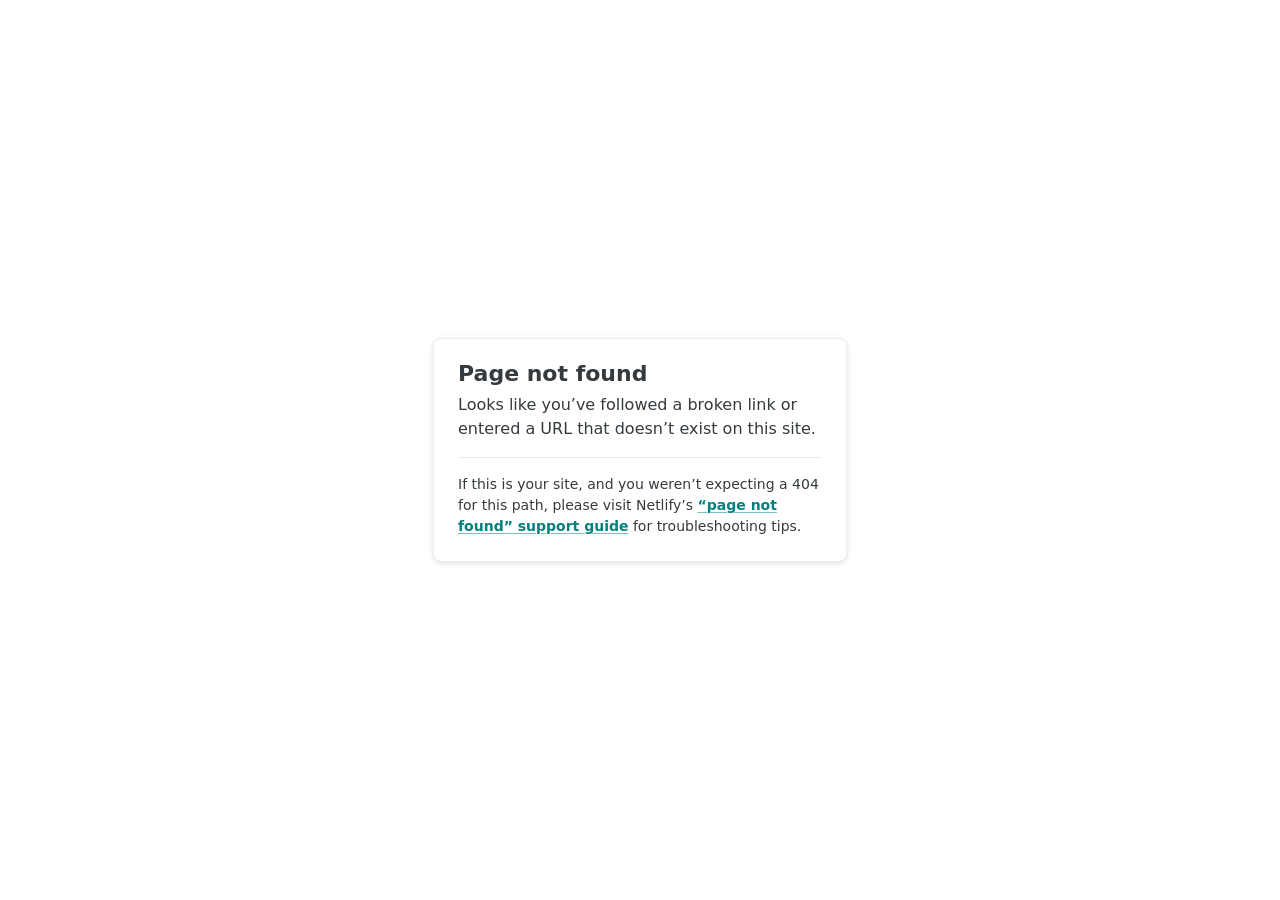
<file: about.html>
<!DOCTYPE html>
<html lang="en">
  <head>
    <meta charset="utf-8" />
    <meta name="viewport" content="width=device-width, initial-scale=1.0" />
    <title>Page not found</title>
    <style>
      :root {
        --colorRgbFacetsTeal600: 2 128 125;
        --colorTealAction: var(--colorRgbFacetsTeal600);
        --colorRgbFacetsNeutralLight200: 233 235 237;
        --colorHr: var(--colorRgbFacetsNeutralLight200);
        --colorRgbFacetsNeutralLight700: 53 58 62;
        --colorGrayDarkest: var(--colorRgbFacetsNeutralLight700);
        --colorGrayLighter: var(--colorRgbFacetsNeutralLight200);
        --colorText: var(--colorGrayDarkest);
        --effectShadowLightShallow: 0 1px 10px 0 rgb(53 58 62 / 6%),
          0 2px 4px 0 rgb(53 58 62 / 8%);
        --colorRgbFacetsNeutralDark900: 6 11 16;
      }
      body {
        font-family: system-ui, -apple-system, BlinkMacSystemFont, "Segoe UI",
          Roboto, Helvetica, Arial, sans-serif, "Apple Color Emoji",
          "Segoe UI Emoji", "Segoe UI Symbol";
        background: white;
        overflow: hidden;
        margin: 0;
        padding: 0;
        line-height: 1.5;
        color: rgb(var(--colorText));
      }

      @media (prefers-color-scheme: dark) {
        body {
          background: rgb(var(--colorRgbFacetsNeutralDark900));
        }
      }

      h1 {
        margin: 0;
        font-size: 1.375rem;
        line-height: 1;
      }

      h1 + p {
        margin-top: 8px;
      }

      .main {
        position: relative;
        display: flex;
        flex-direction: column;
        align-items: center;
        justify-content: center;
        height: 100vh;
        width: 100vw;
      }

      .card {
        position: relative;
        width: 75%;
        max-width: 364px;
        padding: 24px;
        background: white;
        border-radius: 8px;
        box-shadow: var(--effectShadowLightShallow);
        border: 1px solid rgb(var(--colorGrayLighter));
      }

      a {
        margin: 0;
        font-weight: 600;
        color: rgb(var(--colorTealAction));
        text-decoration-skip-ink: all;
        text-decoration-thickness: 1px;
        text-underline-offset: 2px;
        text-decoration-color: rgb(var(--colorTealAction) / 0.5);
        transition: text-decoration-color 0.15s ease-in-out;
      }

      a:hover,
      a:focus-visible {
        text-decoration-color: rgb(var(--colorTealAction));
      }

      p:last-of-type {
        margin-bottom: 0;
      }

      hr {
        border: 0;
        height: 1px;
        background: rgb(var(--colorHr));
        margin-top: 16px;
        margin-bottom: 16px;
      }

      .your-site {
        font-size: 0.875rem;
      }
    </style>
  </head>
  <body>
    <div class="main">
      <div class="card">
        <h1>Page not found</h1>
        <p>
          Looks like you’ve followed a broken link or entered a URL that doesn’t
          exist on this site.
        </p>
        <hr />
        <p class="your-site">
          If this is your site, and you weren’t expecting a 404 for this path,
          please visit Netlify’s
          <a
            href="https://answers.netlify.com/t/support-guide-i-ve-deployed-my-site-but-i-still-see-page-not-found/125?utm_source=404page&utm_campaign=community_tracking"
            >“page not found” support guide</a
          >
          for troubleshooting tips.
        </p>
      </div>
    </div>
  </body>
</html>
</file>
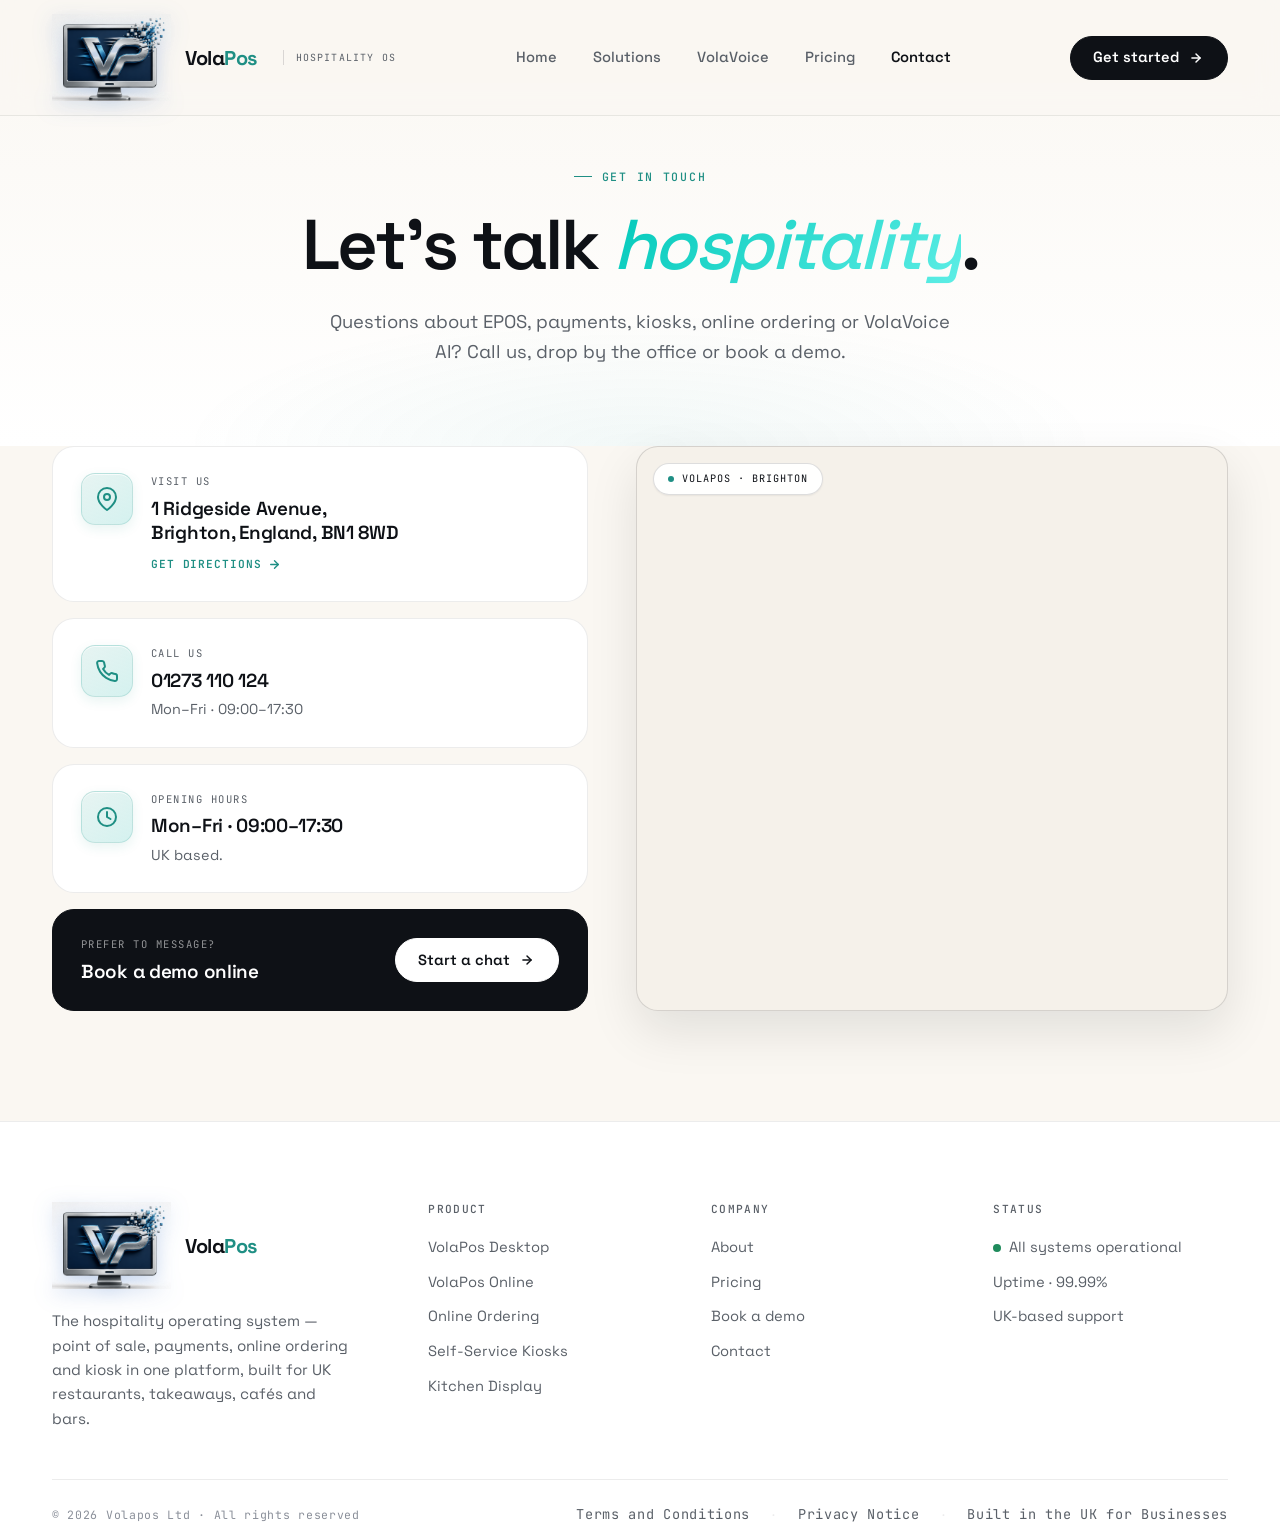
<file: contact.html>
<!DOCTYPE html>
<html lang="en-GB">
<head>
<meta charset="UTF-8" />
<meta name="viewport" content="width=device-width, initial-scale=1.0, viewport-fit=cover" />
<link rel="canonical" href="https://volapos.com/contact.html" />
<title>Contact Us · VolaPos</title>
<link rel="preconnect" href="https://fonts.googleapis.com">
<link rel="preconnect" href="https://fonts.gstatic.com" crossorigin>
<link href="https://fonts.googleapis.com/css2?family=Space+Grotesk:wght@300;400;500;600;700&family=JetBrains+Mono:wght@300;400;500;600;700&display=swap" rel="stylesheet">
<link rel="stylesheet" href="styles.css">
<link rel="icon" href="favicon.ico" type="image/x-icon">
<meta name="description" content="Contact VolaPos, call 01273 110 124, visit us at 1 Ridgeside Avenue, Brighton, BN1 8WD or book a demo online. Talk to our team about EPOS, payments, kiosks, online ordering or VolaVoice AI for your hospitality business.">
<meta property="og:title" content="Contact Us · VolaPos">
<meta property="og:description" content="Get in touch with the VolaPos team, phone, address and map. Based in Brighton, serving UK hospitality.">
<meta property="og:type" content="website">
<meta property="og:url" content="https://volapos.com/contact.html">
<meta property="og:image" content="https://volapos.com/assets/volapos-logo-full.png">
<meta name="twitter:card" content="summary_large_image">
<meta name="twitter:title" content="Contact Us · VolaPos">
<meta name="twitter:description" content="Get in touch with the VolaPos team, phone, address and map. Based in Brighton, serving UK hospitality.">

<script type="application/ld+json">
{
  "@context": "https://schema.org",
  "@graph": [
    {
      "@type": "LocalBusiness",
      "@id": "https://volapos.com/#localbusiness",
      "name": "VolaPos",
      "legalName": "Volapos Ltd",
      "description": "UK hospitality EPOS reseller, point of sale, payments, kiosks and online ordering for restaurants, takeaways, cafés and bars.",
      "url": "https://volapos.com",
      "image": "https://volapos.com/assets/volapos-logo-full.png",
      "logo": "https://volapos.com/assets/volapos-logo-full.png",
      "telephone": "+44 1273 110 124",
      "address": {
        "@type": "PostalAddress",
        "streetAddress": "1 Ridgeside Avenue",
        "addressLocality": "Brighton",
        "addressRegion": "England",
        "postalCode": "BN1 8WD",
        "addressCountry": "GB"
      },
      "openingHoursSpecification": [
        {
          "@type": "OpeningHoursSpecification",
          "dayOfWeek": ["Monday", "Tuesday", "Wednesday", "Thursday", "Friday"],
          "opens": "09:00",
          "closes": "17:30"
        }
      ],
      "areaServed": {
        "@type": "Country",
        "name": "United Kingdom"
      },
      "knowsLanguage": "en-GB",
      "identifier": {
        "@type": "PropertyValue",
        "propertyID": "Companies House",
        "value": "17253174"
      }
    },
    {
      "@type": "BreadcrumbList",
      "itemListElement": [
        { "@type": "ListItem", "position": 1, "name": "Home", "item": "https://volapos.com" },
        { "@type": "ListItem", "position": 2, "name": "Contact", "item": "https://volapos.com/contact.html" }
      ]
    }
  ]
}
</script>

<style>
  /* ── Contact page, built on existing design tokens ── */
  .contact-grid{
    display:grid;
    grid-template-columns:0.95fr 1.05fr;
    gap:48px;
    align-items:stretch;
  }
  .contact-info{display:flex;flex-direction:column;gap:16px}
  .contact-card{
    background:var(--surface);
    border:1px solid var(--line);
    border-radius:var(--r-lg);
    padding:26px 28px;
    display:flex;
    align-items:flex-start;
    gap:18px;
    transition:all 0.25s var(--t);
  }
  .contact-card:hover{
    transform:translateY(-2px);
    box-shadow:var(--shadow);
    border-color:var(--line-2);
  }
  .contact-ico{
    width:52px;height:52px;flex-shrink:0;
    border-radius:14px;
    display:flex;align-items:center;justify-content:center;
    background:linear-gradient(140deg, var(--teal-soft) 0%, rgba(20,181,168,0.18) 100%);
    border:1px solid rgba(31,143,132,0.18);
    color:var(--teal);
    box-shadow:inset 0 1px 0 rgba(255,255,255,0.7), 0 4px 12px rgba(31,143,132,0.10);
  }
  .contact-ico svg{width:24px;height:24px;stroke-width:2}
  .contact-card-body{min-width:0;flex:1}
  .contact-k{
    font-family:'JetBrains Mono',monospace;
    font-size:0.66rem;letter-spacing:0.14em;text-transform:uppercase;
    color:var(--muted);margin-bottom:7px;
  }
  .contact-v{
    font-size:1.18rem;font-weight:600;letter-spacing:-0.015em;
    color:var(--ink);line-height:1.3;
  }
  .contact-v a{color:var(--ink);transition:color 0.2s}
  .contact-v a:hover{color:var(--teal)}
  .contact-sub{font-size:0.9rem;color:var(--muted);margin-top:6px;line-height:1.5}
  .contact-link{
    display:inline-flex;align-items:center;gap:6px;
    margin-top:10px;
    font-family:'JetBrains Mono',monospace;
    font-size:0.7rem;letter-spacing:0.08em;text-transform:uppercase;
    color:var(--teal);font-weight:600;
  }
  .contact-link:hover{color:var(--teal-2)}

  .contact-map{
    position:relative;
    border:1px solid var(--line-2);
    border-radius:var(--r-lg);
    overflow:hidden;
    min-height:480px;
    box-shadow:var(--shadow-lg);
    background:var(--surface-2);
  }
  .contact-map iframe{
    position:absolute;inset:0;
    width:100%;height:100%;border:0;display:block;
    filter:grayscale(0.18) contrast(1.02);
  }
  .contact-map-tag{
    position:absolute;left:16px;top:16px;z-index:2;
    display:flex;align-items:center;gap:8px;
    font-family:'JetBrains Mono',monospace;
    font-size:0.64rem;letter-spacing:0.1em;text-transform:uppercase;
    color:var(--ink);
    background:rgba(255,255,255,0.94);
    border:1px solid var(--line-2);
    border-radius:50px;
    padding:7px 14px;
    backdrop-filter:blur(6px);
    box-shadow:var(--shadow-sm);
  }
  .contact-map-tag .pin{width:6px;height:6px;border-radius:50%;background:var(--teal)}

  @media (max-width: 900px){
    .contact-grid{grid-template-columns:1fr;gap:28px}
    .contact-map{min-height:360px}
  }
</style>
</head>
<body data-screen-label="Contact">

<div data-site-nav></div>

<!-- ════════════════════════════════════════════════════ HEAD -->
<section class="page-head">
  <div class="container">
    <div class="eyebrow" style="justify-content:center">Get in touch</div>
    <h1>Let's talk <span style="background:linear-gradient(135deg,#00C8B9,#5EEEE6);-webkit-background-clip:text;background-clip:text;-webkit-text-fill-color:transparent;font-style:italic;font-weight:500;">hospitality</span>.</h1>
    <p class="lead">Questions about EPOS, payments, kiosks, online ordering or VolaVoice AI? Call us, drop by the office or book a demo.</p>
  </div>
</section>

<!-- ════════════════════════════════════════════════════ CONTACT + MAP -->
<section style="padding-top:0">
  <div class="container">
    <div class="contact-grid">

      <!-- INFO -->
      <div class="contact-info">

        <!-- ADDRESS -->
        <div class="contact-card">
          <div class="contact-ico">
            <svg viewBox="0 0 24 24" fill="none" stroke="currentColor" stroke-linecap="round" stroke-linejoin="round">
              <path d="M21 10c0 7-9 13-9 13s-9-6-9-13a9 9 0 0 1 18 0z"/>
              <circle cx="12" cy="10" r="3"/>
            </svg>
          </div>
          <div class="contact-card-body">
            <div class="contact-k">Visit us</div>
            <div class="contact-v">1 Ridgeside Avenue,<br>Brighton, England, BN1 8WD</div>
            <a class="contact-link" href="https://www.google.com/maps/search/?api=1&query=1+Ridgeside+Avenue,+Brighton,+BN1+8WD" target="_blank" rel="noopener">
              Get directions
              <svg width="13" height="13" viewBox="0 0 24 24" fill="none" stroke="currentColor" stroke-width="2.5" stroke-linecap="round" stroke-linejoin="round"><line x1="5" y1="12" x2="19" y2="12"/><polyline points="12 5 19 12 12 19"/></svg>
            </a>
          </div>
        </div>

        <!-- PHONE -->
        <div class="contact-card">
          <div class="contact-ico">
            <svg viewBox="0 0 24 24" fill="none" stroke="currentColor" stroke-linecap="round" stroke-linejoin="round">
              <path d="M22 16.92v3a2 2 0 0 1-2.18 2 19.79 19.79 0 0 1-8.63-3.07 19.5 19.5 0 0 1-6-6 19.79 19.79 0 0 1-3.07-8.67A2 2 0 0 1 4.11 2h3a2 2 0 0 1 2 1.72 12.84 12.84 0 0 0 .7 2.81 2 2 0 0 1-.45 2.11L8.09 9.91a16 16 0 0 0 6 6l1.27-1.27a2 2 0 0 1 2.11-.45 12.84 12.84 0 0 0 2.81.7A2 2 0 0 1 22 16.92z"/>
            </svg>
          </div>
          <div class="contact-card-body">
            <div class="contact-k">Call us</div>
            <div class="contact-v"><a href="tel:+441273110124">01273 110 124</a></div>
            <div class="contact-sub">Mon–Fri · 09:00–17:30</div>
          </div>
        </div>

        <!-- HOURS -->
        <div class="contact-card">
          <div class="contact-ico">
            <svg viewBox="0 0 24 24" fill="none" stroke="currentColor" stroke-linecap="round" stroke-linejoin="round">
              <circle cx="12" cy="12" r="9"/>
              <polyline points="12 7 12 12 15.5 14"/>
            </svg>
          </div>
          <div class="contact-card-body">
            <div class="contact-k">Opening hours</div>
            <div class="contact-v">Mon–Fri · 09:00–17:30</div>
            <div class="contact-sub">UK based.</div>
          </div>
        </div>

        <!-- CTA -->
        <div class="contact-card" style="background:var(--ink);border-color:var(--ink);align-items:center;justify-content:space-between;gap:20px">
          <div class="contact-card-body">
            <div class="contact-k" style="color:rgba(255,255,255,0.55)">Prefer to message?</div>
            <div class="contact-v" style="color:#fff">Book a demo online</div>
          </div>
          <a class='btn btn-primary' href='/chatbot' style='background:#fff;color:var(--ink);border-color:#fff;flex-shrink:0'>
            Start a chat
            <span class="arrow">
              <svg width="14" height="14" viewBox="0 0 24 24" fill="none" stroke="currentColor" stroke-width="2.5" stroke-linecap="round" stroke-linejoin="round"><line x1="5" y1="12" x2="19" y2="12"/><polyline points="12 5 19 12 12 19"/></svg>
            </span>
          </a>
        </div>

      </div>

      <!-- MAP -->
      <div class="contact-map">
        <div class="contact-map-tag"><span class="pin"></span>VolaPos · Brighton</div>
        <iframe
          title="Map showing 1 Ridgeside Avenue, Brighton, BN1 8WD"
          src="https://www.google.com/maps?q=1%20Ridgeside%20Avenue%2C%20Brighton%2C%20BN1%208WD&z=17&output=embed"
          loading="lazy"
          referrerpolicy="no-referrer-when-downgrade"
          allowfullscreen></iframe>
      </div>

    </div>
  </div>
</section>

<div data-site-footer></div>

<script src="chrome.js"></script>
<script>SiteChrome.init({ active:'contact' });</script>
</body>
</html>
</file>
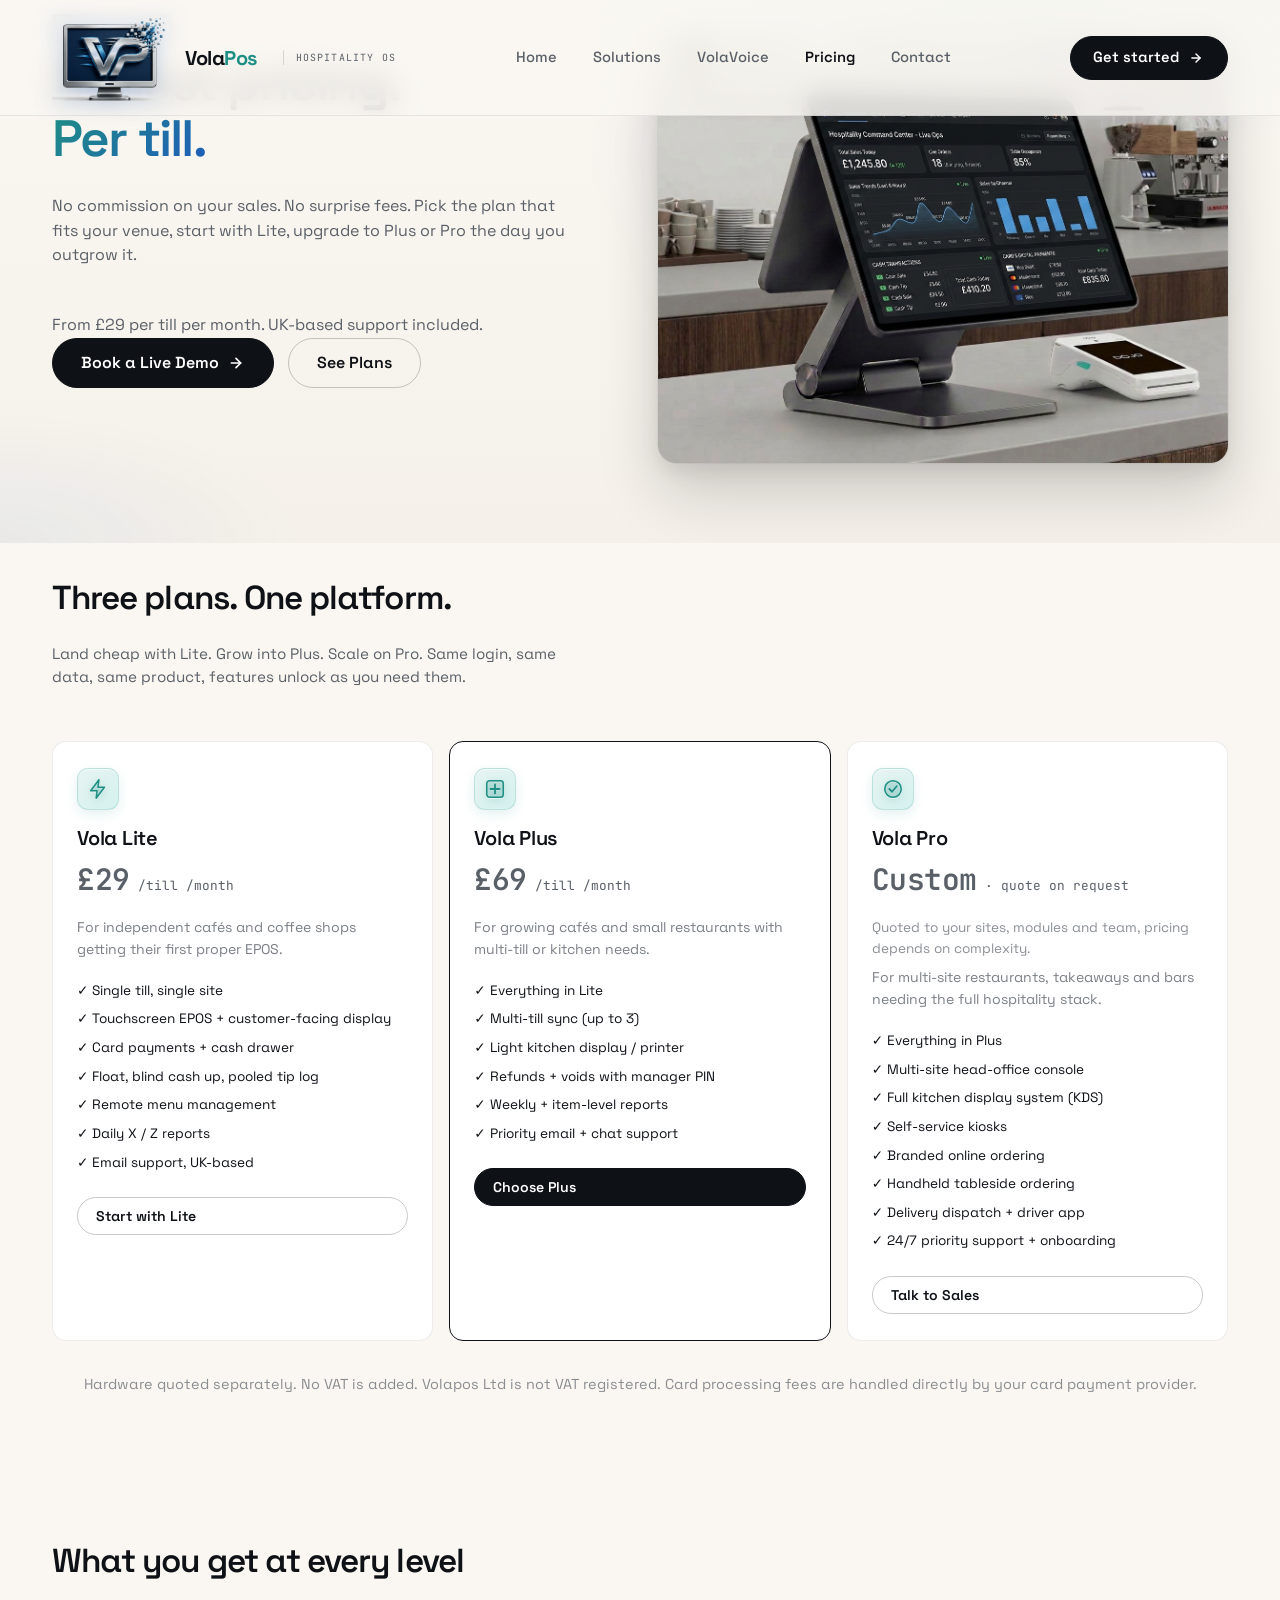
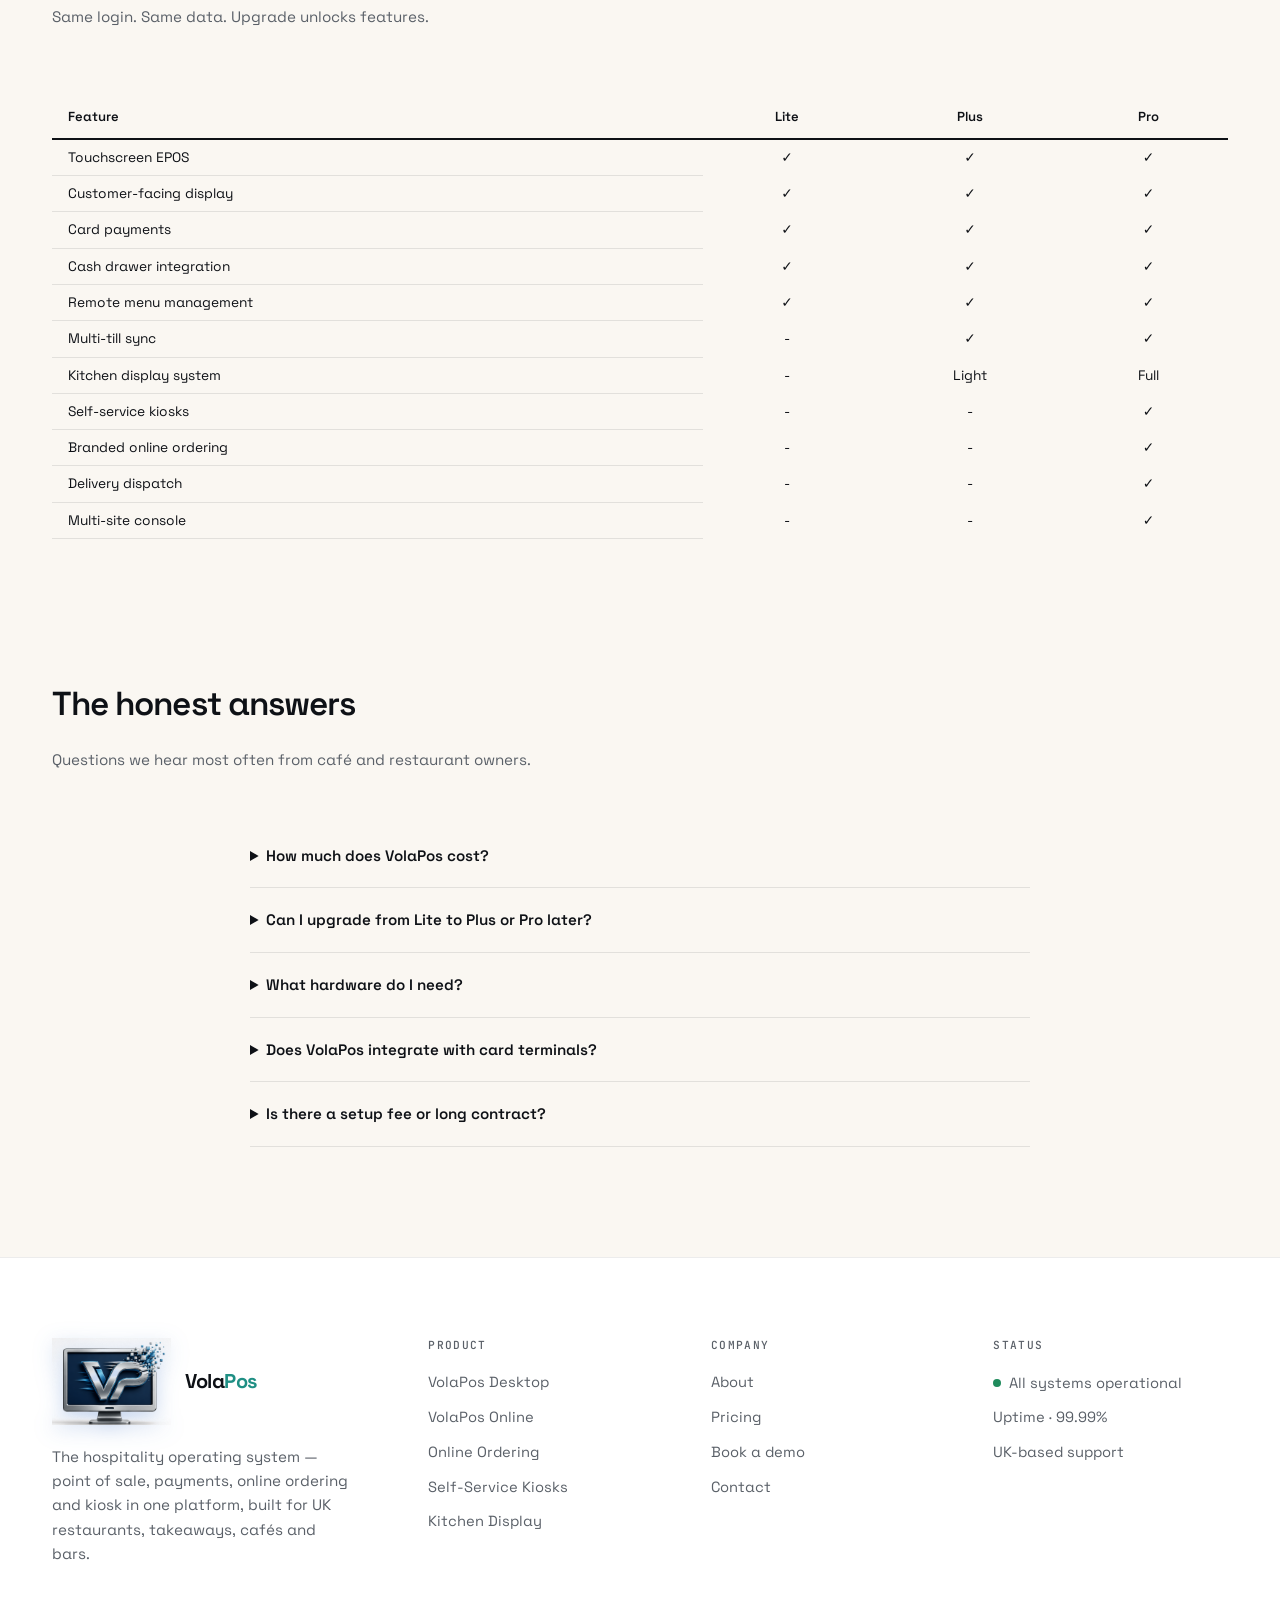
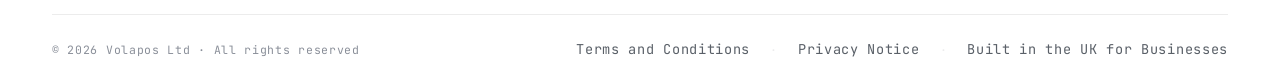
<file: pricing.html>
<!DOCTYPE html>
<html lang="en-GB">
<head>
<meta charset="UTF-8" />
<meta name="viewport" content="width=device-width, initial-scale=1.0" />
<link rel="canonical" href="https://volapos.com/pricing.html" />
<title>Pricing | VolaPos, Vola Lite, Plus &amp; Pro Hospitality EPOS Plans</title>
<meta name="description" content="Honest per-till pricing for VolaPos hospitality EPOS. Vola Lite from £29/mo for cafés, Vola Plus £69/mo for growing venues, Vola Pro custom-quoted for multi-site restaurants and takeaways. No commission, no surprise fees." />
<meta property="og:title" content="Pricing | VolaPos, Lite, Plus &amp; Pro Plans" />
<meta property="og:description" content="Per-till pricing from £29/mo. Vola Lite, Plus and Pro for UK cafés, restaurants and takeaways. No commission. No middlemen." />
<meta property="og:type" content="website" />
<meta property="og:url" content="https://volapos.com/pricing.html" />
<meta property="og:image" content="https://volapos.com/assets/dashboard-epos.png" />
<meta property="og:site_name" content="VolaPos" />
<meta name="twitter:card" content="summary_large_image" />
<meta name="twitter:title" content="Pricing | VolaPos" />
<meta name="twitter:description" content="Per-till pricing from £29/mo. Vola Lite, Plus and Pro for UK hospitality." />
<meta name="twitter:image" content="https://volapos.com/assets/dashboard-epos.png" />
<link rel="icon" type="image/png" href="favicon.png">
<link rel="preconnect" href="https://fonts.googleapis.com">
<link rel="preconnect" href="https://fonts.gstatic.com" crossorigin>
<link href="https://fonts.googleapis.com/css2?family=Space+Grotesk:wght@300;400;500;600;700&family=JetBrains+Mono:wght@300;400;500;600;700&display=swap" rel="stylesheet">
<link rel="stylesheet" href="styles.css">

<script type="application/ld+json">
{
  "@context": "https://schema.org",
  "@graph": [
    {
      "@type": "Product",
      "name": "VolaPos Hospitality EPOS",
      "description": "Modern UK hospitality EPOS for cafés, restaurants, takeaways and bars. Available in three plans, Lite, Plus and Pro.",
      "brand": { "@type": "Brand", "name": "VolaPos" },
      "url": "https://volapos.com/pricing.html",
      "offers": {
        "@type": "AggregateOffer",
        "priceCurrency": "GBP",
        "lowPrice": "29",
        "highPrice": "69",
        "offerCount": "3",
        "offers": [
          { "@type": "Offer", "name": "Vola Lite", "price": "29", "priceCurrency": "GBP", "description": "Coffee-shop-simple EPOS. Single till, single site. Card + cash, customer-facing display, remote menu, daily reports.", "url": "https://volapos.com/pricing.html#lite", "availability": "https://schema.org/InStock" },
          { "@type": "Offer", "name": "Vola Plus", "price": "69", "priceCurrency": "GBP", "description": "Growing-venue EPOS. Multi-till, light kitchen display, loyalty, refunds and weekly reports.", "url": "https://volapos.com/pricing.html#plus", "availability": "https://schema.org/InStock" },
          { "@type": "Offer", "name": "Vola Pro", "priceCurrency": "GBP", "description": "Custom-quoted hospitality stack for multi-site restaurants, takeaways and bars. Pricing depends on number of sites, modules and complexity. Quote on request.", "url": "https://volapos.com/pricing.html#pro", "availability": "https://schema.org/InStock" }
        ]
      }
    },
    {
      "@type": "FAQPage",
      "mainEntity": [
        { "@type": "Question", "name": "How much does VolaPos cost?", "acceptedAnswer": { "@type": "Answer", "text": "Three plans. Vola Lite is £29 per till per month for single-site cafés. Vola Plus is £69 per till per month for growing venues with multi-till or light kitchen needs. Vola Pro is custom-quoted for multi-site restaurants, takeaways and bars, pricing depends on number of sites, modules and complexity. Hardware is quoted separately." } },
        { "@type": "Question", "name": "Can I upgrade from Lite to Plus or Pro later?", "acceptedAnswer": { "@type": "Answer", "text": "Yes. Upgrading is a single click, your menu, staff, reports and customer data carry over. No migration, no downtime." } },
        { "@type": "Question", "name": "What hardware do I need?", "acceptedAnswer": { "@type": "Answer", "text": "For Vola Lite we recommend the Sunmi dual-screen countertop unit (around £700) with built-in receipt printer and cash-drawer kicker port, plus a standard cash drawer and your card payment terminal. For Vola Plus and Pro we'll quote hardware tailored to your setup." } },
        { "@type": "Question", "name": "Does VolaPos integrate with card terminals?", "acceptedAnswer": { "@type": "Answer", "text": "Yes, with most leading UK card payment terminals. The terminal handles the card flow and the result returns to your till automatically. Not every terminal model is supported, so we confirm compatibility with your current acquirer and hardware before you commit." } }
      ]
    },
    {
      "@type": "BreadcrumbList",
      "itemListElement": [
        { "@type": "ListItem", "position": 1, "name": "Home", "item": "https://volapos.com" },
        { "@type": "ListItem", "position": 2, "name": "Pricing", "item": "https://volapos.com/pricing.html" }
      ]
    }
  ]
}
</script>

<style>
  /* ── Pricing page, sleek balanced scale ─────────── */
  /* Hero: dominant but not shouty */
  body[data-screen-label="pricing"] .hero h1{
    font-size:clamp(2rem, 4.5vw, 3.2rem);
    line-height:1.08;
  }
  body[data-screen-label="pricing"] .hero .lead{
    font-size:1rem;
    line-height:1.55;
    max-width:520px;
  }
  /* Section headers: sub-hero, readable */
  body[data-screen-label="pricing"] .section-head h2{
    font-size:clamp(1.5rem, 2.6vw, 2.1rem);
    line-height:1.15;
    margin-bottom:8px;
  }
  body[data-screen-label="pricing"] .section-head .lead{
    font-size:0.95rem;
    line-height:1.5;
    max-width:540px;
    margin-bottom:28px;
  }
  body[data-screen-label="pricing"] .section-head{
    margin-bottom:24px;
  }

  /* Tier cards, sleek, price-led hierarchy */
  body[data-screen-label="pricing"] .cap{
    padding:26px 24px;
  }
  body[data-screen-label="pricing"] .cap-icon{
    width:42px;height:42px;border-radius:11px;margin-bottom:16px;
  }
  body[data-screen-label="pricing"] .cap-icon svg{width:22px;height:22px}
  body[data-screen-label="pricing"] .cap h3{
    font-size:1.25rem !important;
    margin-bottom:4px;
    letter-spacing:-0.012em;
    font-weight:600;
  }
  /* Price, the visual hero of each card */
  body[data-screen-label="pricing"] .cap .mono{
    font-size:1.85rem !important;
    margin:0.4rem 0 0.85rem !important;
    font-weight:600;
    letter-spacing:-0.015em;
  }
  body[data-screen-label="pricing"] .cap .mono span{
    font-size:0.8rem !important;
    letter-spacing:0;
    color:var(--muted);
  }
  body[data-screen-label="pricing"] .cap > p{
    font-size:0.88rem;
    line-height:1.55;
    margin-bottom:0.6rem;
  }
  body[data-screen-label="pricing"] .cap ul{
    margin:1rem 0 1.25rem !important;
  }
  body[data-screen-label="pricing"] .cap ul li{
    padding:0.28rem 0 !important;
    font-size:0.85rem !important;
    line-height:1.45;
  }
  body[data-screen-label="pricing"] .cap .btn{
    font-size:0.88rem;
    padding:11px 18px;
  }

  /* Comparison table, sleek, scannable */
  body[data-screen-label="pricing"] table{
    font-size:0.86rem;
  }
  body[data-screen-label="pricing"] table th{
    padding:0.65rem 1rem !important;
    font-size:0.82rem;
    font-weight:600;
  }
  body[data-screen-label="pricing"] table td{
    padding:0.5rem 1rem !important;
    line-height:1.4;
  }

  /* FAQ accordion, compact, readable */
  body[data-screen-label="pricing"] details summary{
    font-size:0.95rem !important;
  }
  body[data-screen-label="pricing"] details p{
    font-size:0.86rem !important;
    line-height:1.55;
  }

  /* Section spacing balanced */
  body[data-screen-label="pricing"] section{
    padding-top:36px !important;
  }
</style>
</head>
<body data-screen-label="pricing">
<div data-site-nav></div>

<!-- HERO -->
<section class="hero">
  <div class="container">
    <div class="hero-inner">
      <div class="hero-content">
        <h1>Honest pricing.<br><span class="accent">Per till.</span></h1>
        <p class="lead">No commission on your sales. No surprise fees. Pick the plan that fits your venue, start with Lite, upgrade to Plus or Pro the day you outgrow it.</p>
        <p style="margin-top:1rem;">From £29 per till per month. UK-based support included.</p>
        <div class="hero-actions">
          <a class='btn btn-primary btn-lg' href='/chatbot'>
            Book a Live Demo
            <span class="arrow"><svg width="16" height="16" viewBox="0 0 24 24" fill="none" stroke="currentColor" stroke-width="2.5" stroke-linecap="round" stroke-linejoin="round"><line x1="5" y1="12" x2="19" y2="12"/><polyline points="12 5 19 12 12 19"/></svg></span>
          </a>
          <a href="#tiers" class="btn btn-ghost btn-lg">See Plans</a>
        </div>
      </div>
      <div class="hero-visual">
        <div class="hero-product">
          <div class="hero-glow" aria-hidden="true"></div>
          <img src="assets/dashboard-epos.png" alt="VolaPos pricing dashboard showing per-till plans" class="hero-product-img" loading="eager" fetchpriority="high" />
        </div>
      </div>
    </div>
  </div>
</section>

<!-- TIERS -->
<section id="tiers">
  <div class="container">
    <div class="section-head">
      <h2>Three plans. One platform.</h2>
      <p class="lead">Land cheap with Lite. Grow into Plus. Scale on Pro. Same login, same data, same product, features unlock as you need them.</p>
    </div>

    <div class="cap-grid">

      <div class="cap span-4" id="lite">
        <div class="cap-icon">
          <svg viewBox="0 0 24 24" fill="none">
            <path d="M13 2 4 14h7l-1 8 9-12h-7l1-8z" fill="currentColor" opacity="0.18"/>
            <path d="M13 2 4 14h7l-1 8 9-12h-7l1-8z" stroke="currentColor" stroke-width="1.7" stroke-linejoin="round" stroke-linecap="round"/>
          </svg>
        </div>
        <h3>Vola Lite</h3>
        <p class="mono" style="margin:0.5rem 0; font-size:1.75rem; font-weight:600;">£29<span style="font-size:0.9rem; font-weight:400;"> /till /month</span></p>
        <p style="opacity:0.8;">For independent cafés and coffee shops getting their first proper EPOS.</p>
        <ul style="list-style:none; padding:0; margin:1.25rem 0;">
          <li style="padding:0.4rem 0;">✓ Single till, single site</li>
          <li style="padding:0.4rem 0;">✓ Touchscreen EPOS + customer-facing display</li>
          <li style="padding:0.4rem 0;">✓ Card payments + cash drawer</li>
          <li style="padding:0.4rem 0;">✓ Float, blind cash up, pooled tip log</li>
          <li style="padding:0.4rem 0;">✓ Remote menu management</li>
          <li style="padding:0.4rem 0;">✓ Daily X / Z reports</li>
          <li style="padding:0.4rem 0;">✓ Email support, UK-based</li>
        </ul>
        <a class='btn btn-ghost' href='/chatbot' style='width:100%;'>Start with Lite</a>
      </div>

      <div class="cap span-4" id="plus" style="border:1px solid currentColor; position:relative;">
        <div style="position:absolute; top:-12px; right:16px; background:currentColor; color:#fff; font-size:0.7rem; font-weight:600; letter-spacing:0.08em; padding:4px 10px; border-radius:999px; text-transform:uppercase;">Most popular</div>
        <div class="cap-icon">
          <svg viewBox="0 0 24 24" fill="none">
            <rect x="3" y="3" width="18" height="18" rx="3" fill="currentColor" opacity="0.18"/>
            <rect x="3" y="3" width="18" height="18" rx="3" stroke="currentColor" stroke-width="1.7"/>
            <path d="M12 7v10M7 12h10" stroke="currentColor" stroke-width="2" stroke-linecap="round"/>
          </svg>
        </div>
        <h3>Vola Plus</h3>
        <p class="mono" style="margin:0.5rem 0; font-size:1.75rem; font-weight:600;">£69<span style="font-size:0.9rem; font-weight:400;"> /till /month</span></p>
        <p style="opacity:0.8;">For growing cafés and small restaurants with multi-till or kitchen needs.</p>
        <ul style="list-style:none; padding:0; margin:1.25rem 0;">
          <li style="padding:0.4rem 0;">✓ Everything in Lite</li>
          <li style="padding:0.4rem 0;">✓ Multi-till sync (up to 3)</li>
          <li style="padding:0.4rem 0;">✓ Light kitchen display / printer</li>
          <li style="padding:0.4rem 0;">✓ Refunds + voids with manager PIN</li>
          <li style="padding:0.4rem 0;">✓ Weekly + item-level reports</li>
          <li style="padding:0.4rem 0;">✓ Priority email + chat support</li>
        </ul>
        <a class='btn btn-primary' href='/chatbot' style='width:100%;'>Choose Plus</a>
      </div>

      <div class="cap span-4" id="pro">
        <div class="cap-icon">
          <svg viewBox="0 0 24 24" fill="none">
            <circle cx="12" cy="12" r="9" fill="currentColor" opacity="0.18"/>
            <circle cx="12" cy="12" r="9" stroke="currentColor" stroke-width="1.7"/>
            <path d="M8 12l3 3 5-6" stroke="currentColor" stroke-width="2" stroke-linecap="round" stroke-linejoin="round"/>
          </svg>
        </div>
        <h3>Vola Pro</h3>
        <p class="mono" style="margin:0.5rem 0; font-size:1.75rem; font-weight:600;">Custom<span style="font-size:0.9rem; font-weight:400;"> · quote on request</span></p>
        <p style="opacity:0.7; font-size:0.85rem; margin-bottom:0.5rem;">Quoted to your sites, modules and team, pricing depends on complexity.</p>
        <p style="opacity:0.8;">For multi-site restaurants, takeaways and bars needing the full hospitality stack.</p>
        <ul style="list-style:none; padding:0; margin:1.25rem 0;">
          <li style="padding:0.4rem 0;">✓ Everything in Plus</li>
          <li style="padding:0.4rem 0;">✓ Multi-site head-office console</li>
          <li style="padding:0.4rem 0;">✓ Full kitchen display system (KDS)</li>
          <li style="padding:0.4rem 0;">✓ Self-service kiosks</li>
          <li style="padding:0.4rem 0;">✓ Branded online ordering</li>
          <li style="padding:0.4rem 0;">✓ Handheld tableside ordering</li>
          <li style="padding:0.4rem 0;">✓ Delivery dispatch + driver app</li>
          <li style="padding:0.4rem 0;">✓ 24/7 priority support + onboarding</li>
        </ul>
        <a class='btn btn-ghost' href='/chatbot' style='width:100%;'>Talk to Sales</a>
      </div>

    </div>

    <p style="text-align:center; margin-top:2rem; opacity:0.7; font-size:0.9rem;">Hardware quoted separately. No VAT is added. Volapos Ltd is not VAT registered. Card processing fees are handled directly by your card payment provider.</p>
  </div>
</section>

<!-- COMPARISON -->
<section style="padding-top:40px;">
  <div class="container">
    <div class="section-head">
      <h2>What you get at every level</h2>
      <p class="lead">Same login. Same data. Upgrade unlocks features.</p>
    </div>

    <div style="overflow-x:auto;">
      <table style="width:100%; border-collapse:collapse; margin-top:1rem;">
        <thead>
          <tr>
            <th style="text-align:left; padding:1rem; border-bottom:2px solid currentColor;">Feature</th>
            <th style="padding:1rem; border-bottom:2px solid currentColor;">Lite</th>
            <th style="padding:1rem; border-bottom:2px solid currentColor;">Plus</th>
            <th style="padding:1rem; border-bottom:2px solid currentColor;">Pro</th>
          </tr>
        </thead>
        <tbody>
          <tr><td style="padding:0.75rem 1rem; border-bottom:1px solid rgba(128,128,128,0.2);">Touchscreen EPOS</td><td style="text-align:center;">✓</td><td style="text-align:center;">✓</td><td style="text-align:center;">✓</td></tr>
          <tr><td style="padding:0.75rem 1rem; border-bottom:1px solid rgba(128,128,128,0.2);">Customer-facing display</td><td style="text-align:center;">✓</td><td style="text-align:center;">✓</td><td style="text-align:center;">✓</td></tr>
          <tr><td style="padding:0.75rem 1rem; border-bottom:1px solid rgba(128,128,128,0.2);">Card payments</td><td style="text-align:center;">✓</td><td style="text-align:center;">✓</td><td style="text-align:center;">✓</td></tr>
          <tr><td style="padding:0.75rem 1rem; border-bottom:1px solid rgba(128,128,128,0.2);">Cash drawer integration</td><td style="text-align:center;">✓</td><td style="text-align:center;">✓</td><td style="text-align:center;">✓</td></tr>
          <tr><td style="padding:0.75rem 1rem; border-bottom:1px solid rgba(128,128,128,0.2);">Remote menu management</td><td style="text-align:center;">✓</td><td style="text-align:center;">✓</td><td style="text-align:center;">✓</td></tr>
          <tr><td style="padding:0.75rem 1rem; border-bottom:1px solid rgba(128,128,128,0.2);">Multi-till sync</td><td style="text-align:center;">-</td><td style="text-align:center;">✓</td><td style="text-align:center;">✓</td></tr>
          <tr><td style="padding:0.75rem 1rem; border-bottom:1px solid rgba(128,128,128,0.2);">Kitchen display system</td><td style="text-align:center;">-</td><td style="text-align:center;">Light</td><td style="text-align:center;">Full</td></tr>
          <tr><td style="padding:0.75rem 1rem; border-bottom:1px solid rgba(128,128,128,0.2);">Self-service kiosks</td><td style="text-align:center;">-</td><td style="text-align:center;">-</td><td style="text-align:center;">✓</td></tr>
          <tr><td style="padding:0.75rem 1rem; border-bottom:1px solid rgba(128,128,128,0.2);">Branded online ordering</td><td style="text-align:center;">-</td><td style="text-align:center;">-</td><td style="text-align:center;">✓</td></tr>
          <tr><td style="padding:0.75rem 1rem; border-bottom:1px solid rgba(128,128,128,0.2);">Delivery dispatch</td><td style="text-align:center;">-</td><td style="text-align:center;">-</td><td style="text-align:center;">✓</td></tr>
          <tr><td style="padding:0.75rem 1rem; border-bottom:1px solid rgba(128,128,128,0.2);">Multi-site console</td><td style="text-align:center;">-</td><td style="text-align:center;">-</td><td style="text-align:center;">✓</td></tr>
        </tbody>
      </table>
    </div>
  </div>
</section>

<!-- FAQ -->
<section style="padding-top:40px;">
  <div class="container">
    <div class="section-head">
      <h2>The honest answers</h2>
      <p class="lead">Questions we hear most often from café and restaurant owners.</p>
    </div>

    <div style="max-width:780px; margin:0 auto;">
      <details style="padding:1.25rem 0; border-bottom:1px solid rgba(128,128,128,0.2);">
        <summary style="font-weight:600; cursor:pointer; font-size:1.05rem;">How much does VolaPos cost?</summary>
        <p style="margin-top:0.75rem; opacity:0.85;">Three plans: Vola Lite £29/till/mo for single-site cafés, Vola Plus £69/till/mo for growing venues, and Vola Pro custom-quoted for multi-site restaurants and takeaways (depends on sites, modules and complexity). Hardware is quoted separately based on your setup.</p>
      </details>
      <details style="padding:1.25rem 0; border-bottom:1px solid rgba(128,128,128,0.2);">
        <summary style="font-weight:600; cursor:pointer; font-size:1.05rem;">Can I upgrade from Lite to Plus or Pro later?</summary>
        <p style="margin-top:0.75rem; opacity:0.85;">Yes, upgrading is a single click. Your menu, staff, customers and reports carry over. No migration project, no downtime. You only pay the difference from the day you upgrade.</p>
      </details>
      <details style="padding:1.25rem 0; border-bottom:1px solid rgba(128,128,128,0.2);">
        <summary style="font-weight:600; cursor:pointer; font-size:1.05rem;">What hardware do I need?</summary>
        <p style="margin-top:0.75rem; opacity:0.85;">For Lite we recommend the Sunmi dual-screen countertop unit (~£700) with built-in printer and cash-drawer kicker, plus a standard cash drawer (~£55) and your card payment terminal. Plus and Pro hardware is quoted to your setup, handhelds, kitchen displays, kiosks, label printers.</p>
      </details>
      <details style="padding:1.25rem 0; border-bottom:1px solid rgba(128,128,128,0.2);">
        <summary style="font-weight:600; cursor:pointer; font-size:1.05rem;">Does VolaPos integrate with card terminals?</summary>
        <p style="margin-top:0.75rem; opacity:0.85;">Yes, with most leading UK card payment terminals. Send the amount from the till, the terminal handles the card flow, and the result returns automatically. Z reports reconcile cleanly against your card settlement. <strong>Not every terminal model is supported</strong>, we'll confirm compatibility with your current acquirer and hardware before you commit.</p>
      </details>
      <details style="padding:1.25rem 0; border-bottom:1px solid rgba(128,128,128,0.2);">
        <summary style="font-weight:600; cursor:pointer; font-size:1.05rem;">Is there a setup fee or long contract?</summary>
        <p style="margin-top:0.75rem; opacity:0.85;">Yes, a one-off setup fee applies. It covers installation, configuration and staff training, and we'll quote the exact amount up front so you see the full cost before committing. Lite and Plus are month-to-month after setup; Pro is typically a 12-month term given the hardware and onboarding involved. We'll always be transparent about terms up front.</p>
      </details>
    </div>
  </div>
</section>

<div data-site-footer></div>
<script src="chrome.js"></script>
<script>SiteChrome.init({ active:'pricing' });</script>
</body>
</html>
</file>
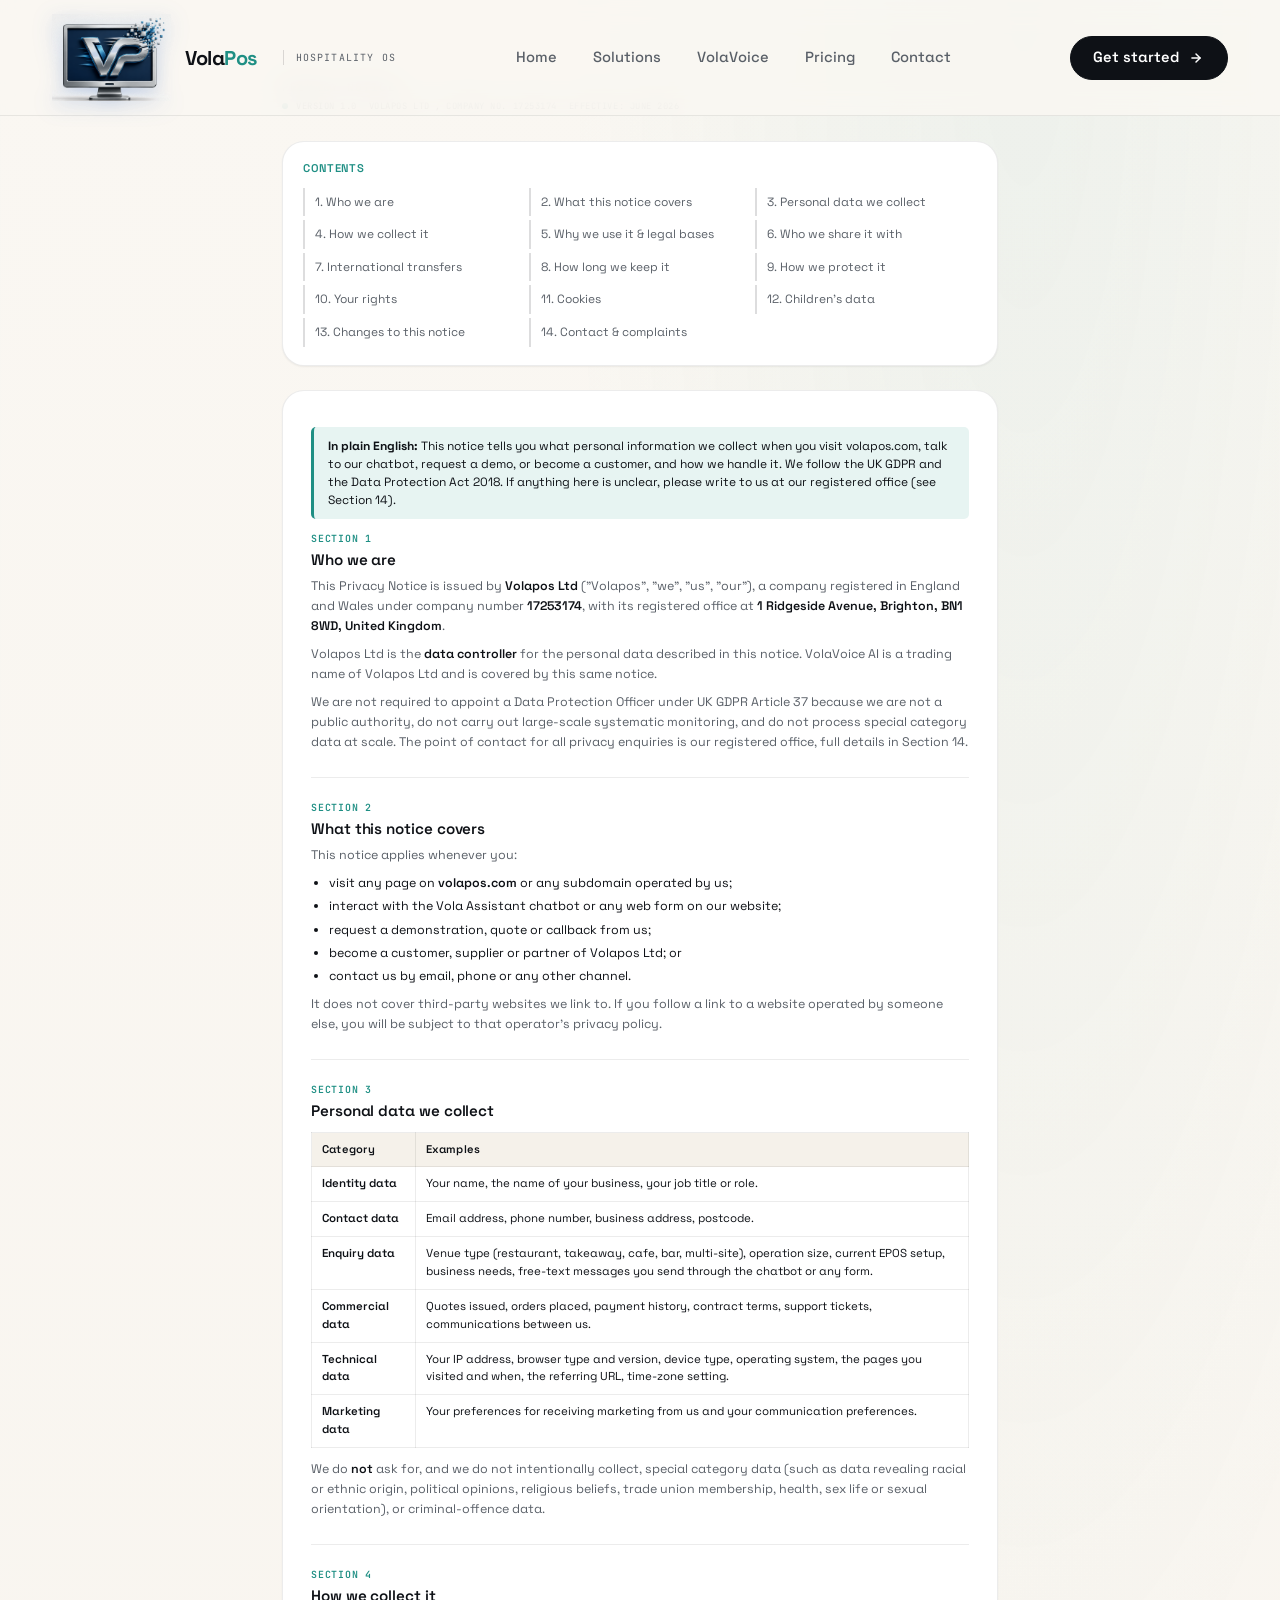
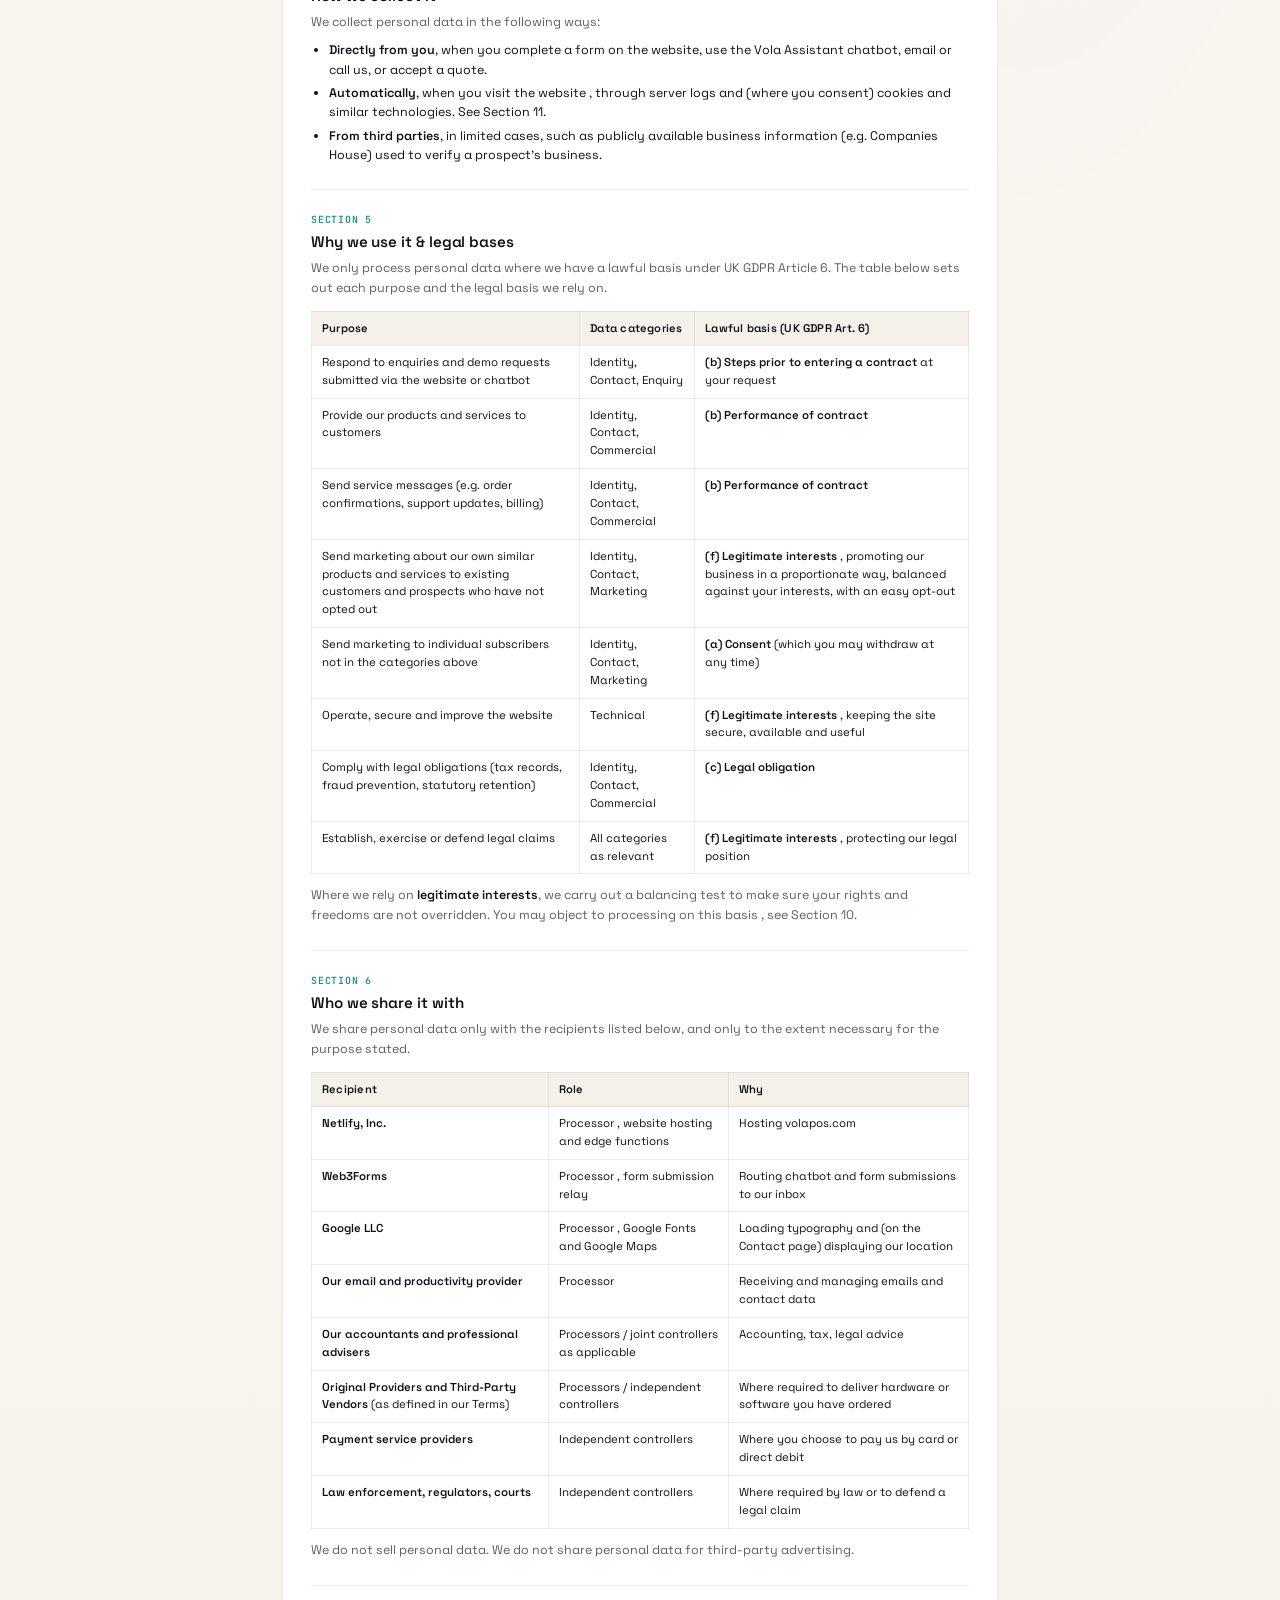
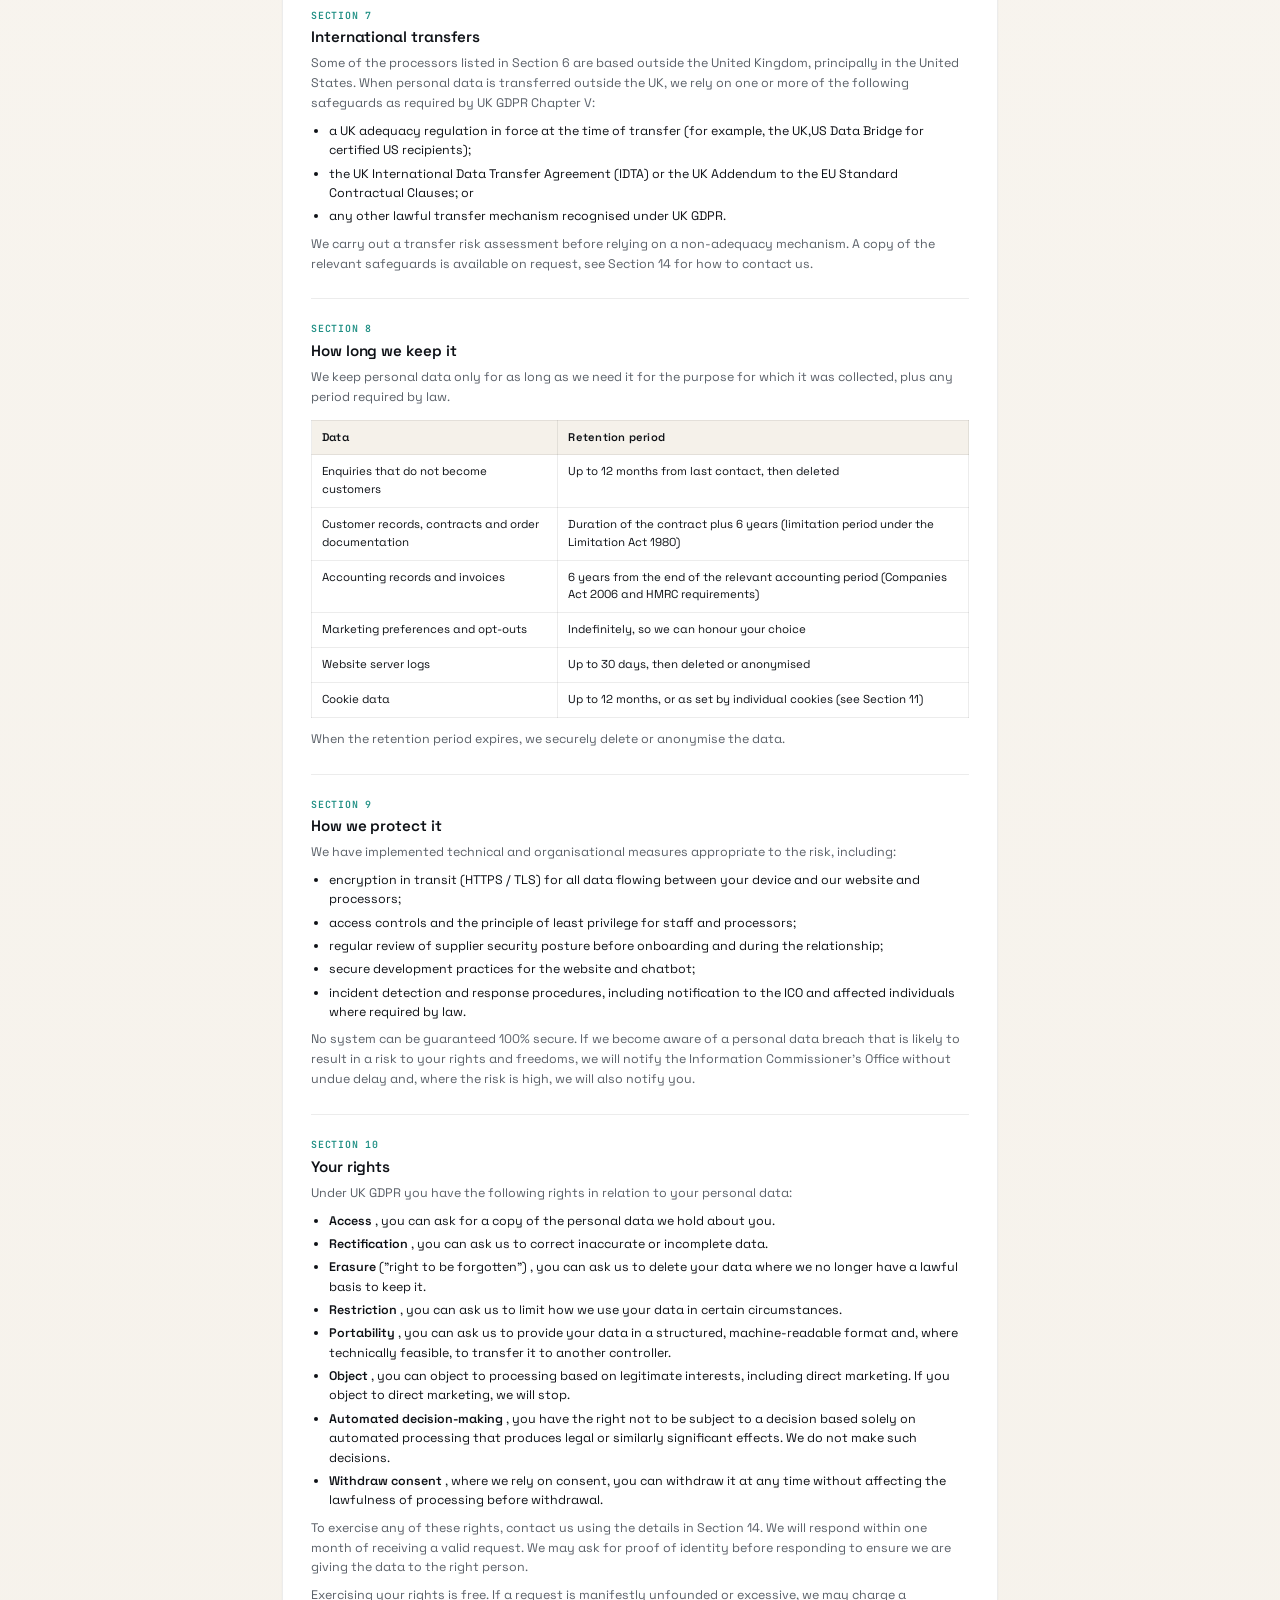
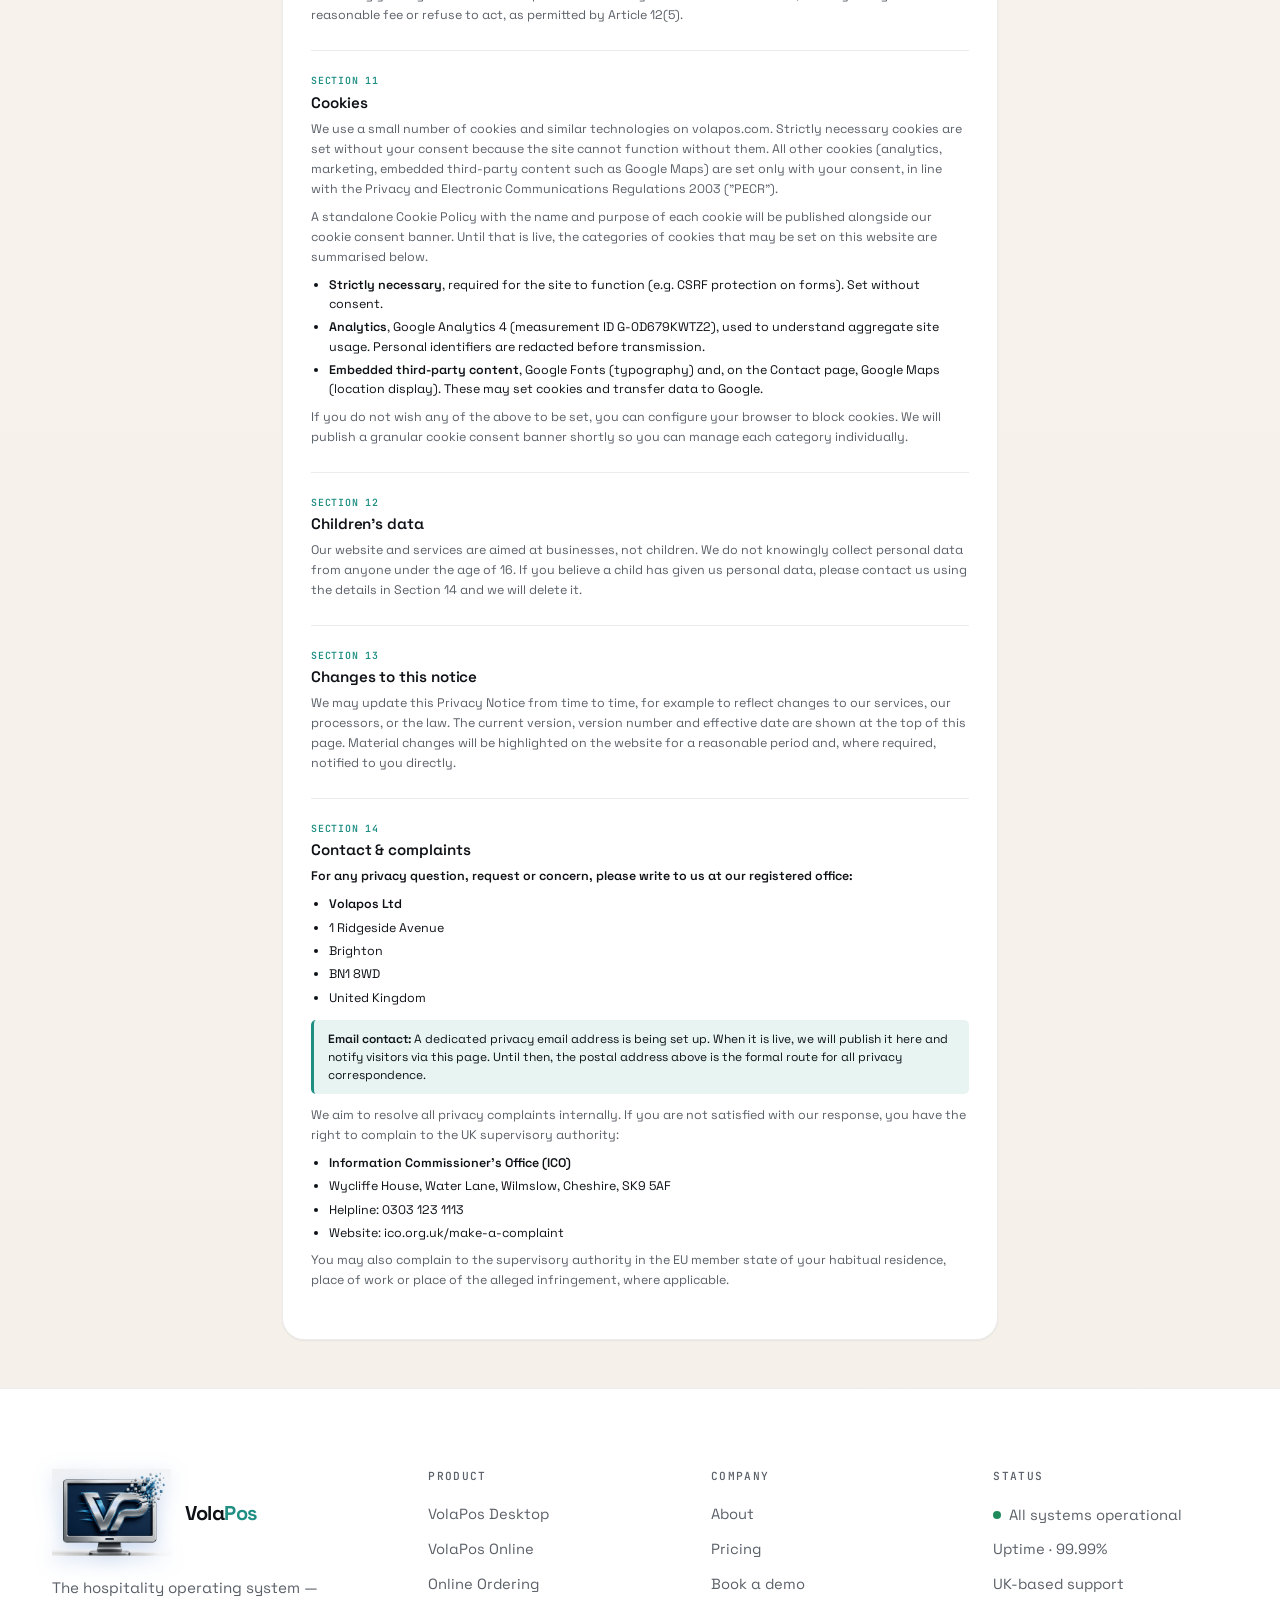
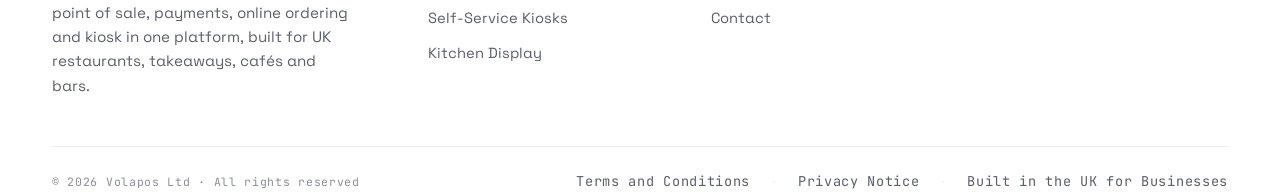
<file: privacy.html>
<!DOCTYPE html>
<html lang="en-GB">
<head>
<meta charset="UTF-8" />
<meta name="viewport" content="width=device-width, initial-scale=1.0, viewport-fit=cover" />
<link rel="canonical" href="https://volapos.com/privacy.html" />
<title>Privacy Notice · VolaPos</title>
<link rel="preconnect" href="https://fonts.googleapis.com">
<link rel="preconnect" href="https://fonts.gstatic.com" crossorigin>
<link href="https://fonts.googleapis.com/css2?family=Space+Grotesk:wght@300;400;500;600;700&family=JetBrains+Mono:wght@300;400;500;600;700&display=swap" rel="stylesheet">
<link rel="stylesheet" href="styles.css">
<link rel="icon" href="favicon.ico" type="image/x-icon">
<meta name="description" content="VolaPos Privacy Notice, how Volapos Ltd collects, uses and protects personal data under UK GDPR and the Data Protection Act 2018.">
<meta property="og:title" content="Privacy Notice · VolaPos">
<meta property="og:description" content="How Volapos Ltd handles personal data, UK GDPR compliant.">
<meta property="og:type" content="website">
<meta property="og:url" content="https://volapos.com/privacy.html">
<style>
  .terms-page{
    min-height:100vh;
    padding:80px 0 48px;
    background:
      radial-gradient(ellipse 60% 50% at 80% 0%, rgba(31,143,132,0.06), transparent 60%),
      linear-gradient(180deg, var(--bg) 0%, var(--surface-2) 100%);
  }
  .terms-wrap{
    max-width:780px;width:100%;margin:0 auto;padding:0 32px;
    font-size:0.78rem;
  }
  .terms-head{margin-bottom:28px;}
  .terms-head h1{
    font-size:0.7rem !important;
    font-weight:600;
    letter-spacing:0.1em;
    line-height:1.4;
    margin:0 0 4px;
    color:var(--muted);
    text-transform:uppercase;
    font-family:'JetBrains Mono', monospace;
  }
  .terms-meta{
    display:flex;flex-wrap:wrap;gap:12px;align-items:center;
    font-family:'JetBrains Mono',monospace;font-size:0.55rem;
    color:var(--muted);letter-spacing:0.06em;text-transform:uppercase;
  }
  .terms-meta span{display:flex;align-items:center;gap:8px}
  .terms-meta .dot{width:6px;height:6px;border-radius:50%;background:var(--teal)}
  .terms-toc{
    background:var(--surface);border:1px solid var(--line);
    border-radius:var(--r-lg);padding:18px 20px;margin-bottom:24px;
    box-shadow:var(--shadow-sm);
  }
  .toc-title{
    font-size:0.7rem;font-weight:600;letter-spacing:0.06em;
    text-transform:uppercase;color:var(--teal);margin-bottom:10px;
  }
  .toc-list{list-style:none;margin:0;padding:0;display:grid;gap:4px;grid-template-columns:repeat(auto-fill,minmax(220px,1fr))}
  .toc-item a{
    display:block;padding:5px 10px;
    color:var(--muted);text-decoration:none;
    border-left:2px solid var(--line-2);
    transition:all 0.15s var(--t);
    font-size:0.75rem;
  }
  .toc-item a:hover{border-left-color:var(--teal);color:var(--teal);background:var(--surface-2);}
  .terms-content{
    background:var(--surface);border:1px solid var(--line);
    border-radius:var(--r-lg);padding:24px 28px;
    box-shadow:var(--shadow-sm);
    font-size:0.78rem;line-height:1.55;
  }
  .terms-section{
    margin-bottom:22px;
    padding-bottom:16px;
    border-bottom:1px solid var(--line);
  }
  .terms-section:last-child{border-bottom:none;margin-bottom:0}
  .section-num{
    font-family:'JetBrains Mono',monospace;
    font-size:0.62rem;letter-spacing:0.08em;
    color:var(--teal);font-weight:600;text-transform:uppercase;
    margin-bottom:4px;display:block;
  }
  .section-title{
    font-size:0.95rem;font-weight:600;letter-spacing:-0.005em;
    color:var(--ink);margin-bottom:8px;line-height:1.25;
  }
  .section-body{color:var(--text);line-height:1.55;font-size:0.78rem;}
  .section-body p{margin-bottom:8px;}
  .section-body ul, .section-body ol{margin:8px 0 8px 18px;padding:0;}
  .section-body li{margin-bottom:4px;}
  .section-body strong{color:var(--ink);font-weight:600}
  .section-body em{font-style:italic;color:var(--muted)}
  .highlight-box{
    background:var(--teal-soft);border-left:3px solid var(--teal);
    padding:10px 14px;margin:12px 0;border-radius:5px;
    font-size:0.75rem;line-height:1.5;color:var(--ink);
  }
  .data-table{
    width:100%;border-collapse:collapse;margin:12px 0;
    font-size:0.72rem;
  }
  .data-table th, .data-table td{
    text-align:left;padding:8px 10px;
    border:1px solid var(--line);vertical-align:top;
  }
  .data-table th{
    background:var(--surface-2);font-weight:600;
    color:var(--ink);font-size:0.7rem;
    letter-spacing:0.02em;
  }
  @media (max-width: 768px){
    .terms-page{padding:56px 0 32px}
    .terms-wrap{padding:0 16px}
    .terms-head h1{font-size:0.6rem !important}
    .terms-content{padding:18px 20px}
    .section-title{font-size:0.9rem}
    .data-table{font-size:0.68rem}
    .data-table th, .data-table td{padding:6px 8px}
  }
</style>
</head>
<body data-screen-label="Privacy">

<div data-site-nav></div>

<div class="terms-page">
  <div class="terms-wrap">

    <div class="terms-head">
      <h1>Privacy Notice</h1>
      <div class="terms-meta">
        <span><span class="dot"></span>Version 1.0</span>
        <span>Volapos Ltd , Company No. 17253174</span>
        <span>Effective: June 2026</span>
      </div>
    </div>

    <div class="terms-toc">
      <div class="toc-title">Contents</div>
      <ul class="toc-list">
        <li class="toc-item"><a href="#section-1">1. Who we are</a></li>
        <li class="toc-item"><a href="#section-2">2. What this notice covers</a></li>
        <li class="toc-item"><a href="#section-3">3. Personal data we collect</a></li>
        <li class="toc-item"><a href="#section-4">4. How we collect it</a></li>
        <li class="toc-item"><a href="#section-5">5. Why we use it &amp; legal bases</a></li>
        <li class="toc-item"><a href="#section-6">6. Who we share it with</a></li>
        <li class="toc-item"><a href="#section-7">7. International transfers</a></li>
        <li class="toc-item"><a href="#section-8">8. How long we keep it</a></li>
        <li class="toc-item"><a href="#section-9">9. How we protect it</a></li>
        <li class="toc-item"><a href="#section-10">10. Your rights</a></li>
        <li class="toc-item"><a href="#section-11">11. Cookies</a></li>
        <li class="toc-item"><a href="#section-12">12. Children's data</a></li>
        <li class="toc-item"><a href="#section-13">13. Changes to this notice</a></li>
        <li class="toc-item"><a href="#section-14">14. Contact &amp; complaints</a></li>
      </ul>
    </div>

    <div class="terms-content">

      <div class="highlight-box">
        <strong>In plain English:</strong> This notice tells you what personal information we collect when you visit volapos.com, talk to our chatbot, request a demo, or become a customer, and how we handle it. We follow the UK GDPR and the Data Protection Act 2018. If anything here is unclear, please write to us at our registered office (see Section 14).
      </div>

      <!-- SECTION 1 -->
      <div class="terms-section" id="section-1">
        <span class="section-num">Section 1</span>
        <h2 class="section-title">Who we are</h2>
        <div class="section-body">
          <p>This Privacy Notice is issued by <strong>Volapos Ltd</strong> ("Volapos", "we", "us", "our"), a company registered in England and Wales under company number <strong>17253174</strong>, with its registered office at <strong>1 Ridgeside Avenue, Brighton, BN1 8WD, United Kingdom</strong>.</p>
          <p>Volapos Ltd is the <strong>data controller</strong> for the personal data described in this notice. VolaVoice AI is a trading name of Volapos Ltd and is covered by this same notice.</p>
          <p>We are not required to appoint a Data Protection Officer under UK GDPR Article 37 because we are not a public authority, do not carry out large-scale systematic monitoring, and do not process special category data at scale. The point of contact for all privacy enquiries is our registered office, full details in Section 14.</p>
        </div>
      </div>

      <!-- SECTION 2 -->
      <div class="terms-section" id="section-2">
        <span class="section-num">Section 2</span>
        <h2 class="section-title">What this notice covers</h2>
        <div class="section-body">
          <p>This notice applies whenever you:</p>
          <ul>
            <li>visit any page on <strong>volapos.com</strong> or any subdomain operated by us;</li>
            <li>interact with the Vola Assistant chatbot or any web form on our website;</li>
            <li>request a demonstration, quote or callback from us;</li>
            <li>become a customer, supplier or partner of Volapos Ltd; or</li>
            <li>contact us by email, phone or any other channel.</li>
          </ul>
          <p>It does not cover third-party websites we link to. If you follow a link to a website operated by someone else, you will be subject to that operator's privacy policy.</p>
        </div>
      </div>

      <!-- SECTION 3 -->
      <div class="terms-section" id="section-3">
        <span class="section-num">Section 3</span>
        <h2 class="section-title">Personal data we collect</h2>
        <div class="section-body">
          <table class="data-table">
            <thead>
              <tr><th>Category</th><th>Examples</th></tr>
            </thead>
            <tbody>
              <tr><td><strong>Identity data</strong></td><td>Your name, the name of your business, your job title or role.</td></tr>
              <tr><td><strong>Contact data</strong></td><td>Email address, phone number, business address, postcode.</td></tr>
              <tr><td><strong>Enquiry data</strong></td><td>Venue type (restaurant, takeaway, cafe, bar, multi-site), operation size, current EPOS setup, business needs, free-text messages you send through the chatbot or any form.</td></tr>
              <tr><td><strong>Commercial data</strong></td><td>Quotes issued, orders placed, payment history, contract terms, support tickets, communications between us.</td></tr>
              <tr><td><strong>Technical data</strong></td><td>Your IP address, browser type and version, device type, operating system, the pages you visited and when, the referring URL, time-zone setting.</td></tr>
              <tr><td><strong>Marketing data</strong></td><td>Your preferences for receiving marketing from us and your communication preferences.</td></tr>
            </tbody>
          </table>
          <p>We do <strong>not</strong> ask for, and we do not intentionally collect, special category data (such as data revealing racial or ethnic origin, political opinions, religious beliefs, trade union membership, health, sex life or sexual orientation), or criminal-offence data.</p>
        </div>
      </div>

      <!-- SECTION 4 -->
      <div class="terms-section" id="section-4">
        <span class="section-num">Section 4</span>
        <h2 class="section-title">How we collect it</h2>
        <div class="section-body">
          <p>We collect personal data in the following ways:</p>
          <ul>
            <li><strong>Directly from you</strong>, when you complete a form on the website, use the Vola Assistant chatbot, email or call us, or accept a quote.</li>
            <li><strong>Automatically</strong>, when you visit the website , through server logs and (where you consent) cookies and similar technologies. See Section 11.</li>
            <li><strong>From third parties</strong>, in limited cases, such as publicly available business information (e.g. Companies House) used to verify a prospect's business.</li>
          </ul>
        </div>
      </div>

      <!-- SECTION 5 -->
      <div class="terms-section" id="section-5">
        <span class="section-num">Section 5</span>
        <h2 class="section-title">Why we use it &amp; legal bases</h2>
        <div class="section-body">
          <p>We only process personal data where we have a lawful basis under UK GDPR Article 6. The table below sets out each purpose and the legal basis we rely on.</p>
          <table class="data-table">
            <thead>
              <tr><th>Purpose</th><th>Data categories</th><th>Lawful basis (UK GDPR Art. 6)</th></tr>
            </thead>
            <tbody>
              <tr>
                <td>Respond to enquiries and demo requests submitted via the website or chatbot</td>
                <td>Identity, Contact, Enquiry</td>
                <td><strong>(b) Steps prior to entering a contract</strong> at your request</td>
              </tr>
              <tr>
                <td>Provide our products and services to customers</td>
                <td>Identity, Contact, Commercial</td>
                <td><strong>(b) Performance of contract</strong></td>
              </tr>
              <tr>
                <td>Send service messages (e.g. order confirmations, support updates, billing)</td>
                <td>Identity, Contact, Commercial</td>
                <td><strong>(b) Performance of contract</strong></td>
              </tr>
              <tr>
                <td>Send marketing about our own similar products and services to existing customers and prospects who have not opted out</td>
                <td>Identity, Contact, Marketing</td>
                <td><strong>(f) Legitimate interests</strong> , promoting our business in a proportionate way, balanced against your interests, with an easy opt-out</td>
              </tr>
              <tr>
                <td>Send marketing to individual subscribers not in the categories above</td>
                <td>Identity, Contact, Marketing</td>
                <td><strong>(a) Consent</strong> (which you may withdraw at any time)</td>
              </tr>
              <tr>
                <td>Operate, secure and improve the website</td>
                <td>Technical</td>
                <td><strong>(f) Legitimate interests</strong> , keeping the site secure, available and useful</td>
              </tr>
              <tr>
                <td>Comply with legal obligations (tax records, fraud prevention, statutory retention)</td>
                <td>Identity, Contact, Commercial</td>
                <td><strong>(c) Legal obligation</strong></td>
              </tr>
              <tr>
                <td>Establish, exercise or defend legal claims</td>
                <td>All categories as relevant</td>
                <td><strong>(f) Legitimate interests</strong> , protecting our legal position</td>
              </tr>
            </tbody>
          </table>
          <p>Where we rely on <strong>legitimate interests</strong>, we carry out a balancing test to make sure your rights and freedoms are not overridden. You may object to processing on this basis , see Section 10.</p>
        </div>
      </div>

      <!-- SECTION 6 -->
      <div class="terms-section" id="section-6">
        <span class="section-num">Section 6</span>
        <h2 class="section-title">Who we share it with</h2>
        <div class="section-body">
          <p>We share personal data only with the recipients listed below, and only to the extent necessary for the purpose stated.</p>
          <table class="data-table">
            <thead>
              <tr><th>Recipient</th><th>Role</th><th>Why</th></tr>
            </thead>
            <tbody>
              <tr><td><strong>Netlify, Inc.</strong></td><td>Processor , website hosting and edge functions</td><td>Hosting volapos.com</td></tr>
              <tr><td><strong>Web3Forms</strong></td><td>Processor , form submission relay</td><td>Routing chatbot and form submissions to our inbox</td></tr>
              <tr><td><strong>Google LLC</strong></td><td>Processor , Google Fonts and Google Maps</td><td>Loading typography and (on the Contact page) displaying our location</td></tr>
              <tr><td><strong>Our email and productivity provider</strong></td><td>Processor</td><td>Receiving and managing emails and contact data</td></tr>
              <tr><td><strong>Our accountants and professional advisers</strong></td><td>Processors / joint controllers as applicable</td><td>Accounting, tax, legal advice</td></tr>
              <tr><td><strong>Original Providers and Third-Party Vendors</strong> (as defined in our Terms)</td><td>Processors / independent controllers</td><td>Where required to deliver hardware or software you have ordered</td></tr>
              <tr><td><strong>Payment service providers</strong></td><td>Independent controllers</td><td>Where you choose to pay us by card or direct debit</td></tr>
              <tr><td><strong>Law enforcement, regulators, courts</strong></td><td>Independent controllers</td><td>Where required by law or to defend a legal claim</td></tr>
            </tbody>
          </table>
          <p>We do not sell personal data. We do not share personal data for third-party advertising.</p>
        </div>
      </div>

      <!-- SECTION 7 -->
      <div class="terms-section" id="section-7">
        <span class="section-num">Section 7</span>
        <h2 class="section-title">International transfers</h2>
        <div class="section-body">
          <p>Some of the processors listed in Section 6 are based outside the United Kingdom, principally in the United States. When personal data is transferred outside the UK, we rely on one or more of the following safeguards as required by UK GDPR Chapter V:</p>
          <ul>
            <li>a UK adequacy regulation in force at the time of transfer (for example, the UK,US Data Bridge for certified US recipients);</li>
            <li>the UK International Data Transfer Agreement (IDTA) or the UK Addendum to the EU Standard Contractual Clauses; or</li>
            <li>any other lawful transfer mechanism recognised under UK GDPR.</li>
          </ul>
          <p>We carry out a transfer risk assessment before relying on a non-adequacy mechanism. A copy of the relevant safeguards is available on request, see Section 14 for how to contact us.</p>
        </div>
      </div>

      <!-- SECTION 8 -->
      <div class="terms-section" id="section-8">
        <span class="section-num">Section 8</span>
        <h2 class="section-title">How long we keep it</h2>
        <div class="section-body">
          <p>We keep personal data only for as long as we need it for the purpose for which it was collected, plus any period required by law.</p>
          <table class="data-table">
            <thead>
              <tr><th>Data</th><th>Retention period</th></tr>
            </thead>
            <tbody>
              <tr><td>Enquiries that do not become customers</td><td>Up to 12 months from last contact, then deleted</td></tr>
              <tr><td>Customer records, contracts and order documentation</td><td>Duration of the contract plus 6 years (limitation period under the Limitation Act 1980)</td></tr>
              <tr><td>Accounting records and invoices</td><td>6 years from the end of the relevant accounting period (Companies Act 2006 and HMRC requirements)</td></tr>
              <tr><td>Marketing preferences and opt-outs</td><td>Indefinitely, so we can honour your choice</td></tr>
              <tr><td>Website server logs</td><td>Up to 30 days, then deleted or anonymised</td></tr>
              <tr><td>Cookie data</td><td>Up to 12 months, or as set by individual cookies (see Section 11)</td></tr>
            </tbody>
          </table>
          <p>When the retention period expires, we securely delete or anonymise the data.</p>
        </div>
      </div>

      <!-- SECTION 9 -->
      <div class="terms-section" id="section-9">
        <span class="section-num">Section 9</span>
        <h2 class="section-title">How we protect it</h2>
        <div class="section-body">
          <p>We have implemented technical and organisational measures appropriate to the risk, including:</p>
          <ul>
            <li>encryption in transit (HTTPS / TLS) for all data flowing between your device and our website and processors;</li>
            <li>access controls and the principle of least privilege for staff and processors;</li>
            <li>regular review of supplier security posture before onboarding and during the relationship;</li>
            <li>secure development practices for the website and chatbot;</li>
            <li>incident detection and response procedures, including notification to the ICO and affected individuals where required by law.</li>
          </ul>
          <p>No system can be guaranteed 100% secure. If we become aware of a personal data breach that is likely to result in a risk to your rights and freedoms, we will notify the Information Commissioner's Office without undue delay and, where the risk is high, we will also notify you.</p>
        </div>
      </div>

      <!-- SECTION 10 -->
      <div class="terms-section" id="section-10">
        <span class="section-num">Section 10</span>
        <h2 class="section-title">Your rights</h2>
        <div class="section-body">
          <p>Under UK GDPR you have the following rights in relation to your personal data:</p>
          <ul>
            <li><strong>Access</strong> , you can ask for a copy of the personal data we hold about you.</li>
            <li><strong>Rectification</strong> , you can ask us to correct inaccurate or incomplete data.</li>
            <li><strong>Erasure</strong> ("right to be forgotten") , you can ask us to delete your data where we no longer have a lawful basis to keep it.</li>
            <li><strong>Restriction</strong> , you can ask us to limit how we use your data in certain circumstances.</li>
            <li><strong>Portability</strong> , you can ask us to provide your data in a structured, machine-readable format and, where technically feasible, to transfer it to another controller.</li>
            <li><strong>Object</strong> , you can object to processing based on legitimate interests, including direct marketing. If you object to direct marketing, we will stop.</li>
            <li><strong>Automated decision-making</strong> , you have the right not to be subject to a decision based solely on automated processing that produces legal or similarly significant effects. We do not make such decisions.</li>
            <li><strong>Withdraw consent</strong> , where we rely on consent, you can withdraw it at any time without affecting the lawfulness of processing before withdrawal.</li>
          </ul>
          <p>To exercise any of these rights, contact us using the details in Section 14. We will respond within one month of receiving a valid request. We may ask for proof of identity before responding to ensure we are giving the data to the right person.</p>
          <p>Exercising your rights is free. If a request is manifestly unfounded or excessive, we may charge a reasonable fee or refuse to act, as permitted by Article 12(5).</p>
        </div>
      </div>

      <!-- SECTION 11 -->
      <div class="terms-section" id="section-11">
        <span class="section-num">Section 11</span>
        <h2 class="section-title">Cookies</h2>
        <div class="section-body">
          <p>We use a small number of cookies and similar technologies on volapos.com. Strictly necessary cookies are set without your consent because the site cannot function without them. All other cookies (analytics, marketing, embedded third-party content such as Google Maps) are set only with your consent, in line with the Privacy and Electronic Communications Regulations 2003 ("PECR").</p>
          <p>A standalone Cookie Policy with the name and purpose of each cookie will be published alongside our cookie consent banner. Until that is live, the categories of cookies that may be set on this website are summarised below.</p>
          <ul>
            <li><strong>Strictly necessary</strong>, required for the site to function (e.g. CSRF protection on forms). Set without consent.</li>
            <li><strong>Analytics</strong>, Google Analytics 4 (measurement ID G-0D679KWTZ2), used to understand aggregate site usage. Personal identifiers are redacted before transmission.</li>
            <li><strong>Embedded third-party content</strong>, Google Fonts (typography) and, on the Contact page, Google Maps (location display). These may set cookies and transfer data to Google.</li>
          </ul>
          <p>If you do not wish any of the above to be set, you can configure your browser to block cookies. We will publish a granular cookie consent banner shortly so you can manage each category individually.</p>
        </div>
      </div>

      <!-- SECTION 12 -->
      <div class="terms-section" id="section-12">
        <span class="section-num">Section 12</span>
        <h2 class="section-title">Children's data</h2>
        <div class="section-body">
          <p>Our website and services are aimed at businesses, not children. We do not knowingly collect personal data from anyone under the age of 16. If you believe a child has given us personal data, please contact us using the details in Section 14 and we will delete it.</p>
        </div>
      </div>

      <!-- SECTION 13 -->
      <div class="terms-section" id="section-13">
        <span class="section-num">Section 13</span>
        <h2 class="section-title">Changes to this notice</h2>
        <div class="section-body">
          <p>We may update this Privacy Notice from time to time, for example to reflect changes to our services, our processors, or the law. The current version, version number and effective date are shown at the top of this page. Material changes will be highlighted on the website for a reasonable period and, where required, notified to you directly.</p>
        </div>
      </div>

      <!-- SECTION 14 -->
      <div class="terms-section" id="section-14">
        <span class="section-num">Section 14</span>
        <h2 class="section-title">Contact &amp; complaints</h2>
        <div class="section-body">
          <p><strong>For any privacy question, request or concern, please write to us at our registered office:</strong></p>
          <ul>
            <li><strong>Volapos Ltd</strong></li>
            <li>1 Ridgeside Avenue</li>
            <li>Brighton</li>
            <li>BN1 8WD</li>
            <li>United Kingdom</li>
          </ul>
          <div class="highlight-box">
            <strong>Email contact:</strong> A dedicated privacy email address is being set up. When it is live, we will publish it here and notify visitors via this page. Until then, the postal address above is the formal route for all privacy correspondence.
          </div>
          <p>We aim to resolve all privacy complaints internally. If you are not satisfied with our response, you have the right to complain to the UK supervisory authority:</p>
          <ul>
            <li><strong>Information Commissioner's Office (ICO)</strong></li>
            <li>Wycliffe House, Water Lane, Wilmslow, Cheshire, SK9 5AF</li>
            <li>Helpline: 0303 123 1113</li>
            <li>Website: <a href="https://ico.org.uk/make-a-complaint/" target="_blank" rel="noopener">ico.org.uk/make-a-complaint</a></li>
          </ul>
          <p>You may also complain to the supervisory authority in the EU member state of your habitual residence, place of work or place of the alleged infringement, where applicable.</p>
        </div>
      </div>

    </div>
  </div>
</div>

<div data-site-footer></div>

<script src="chrome.js"></script>
<script>SiteChrome.init({ active:'' });</script>
</body>
</html>
</file>
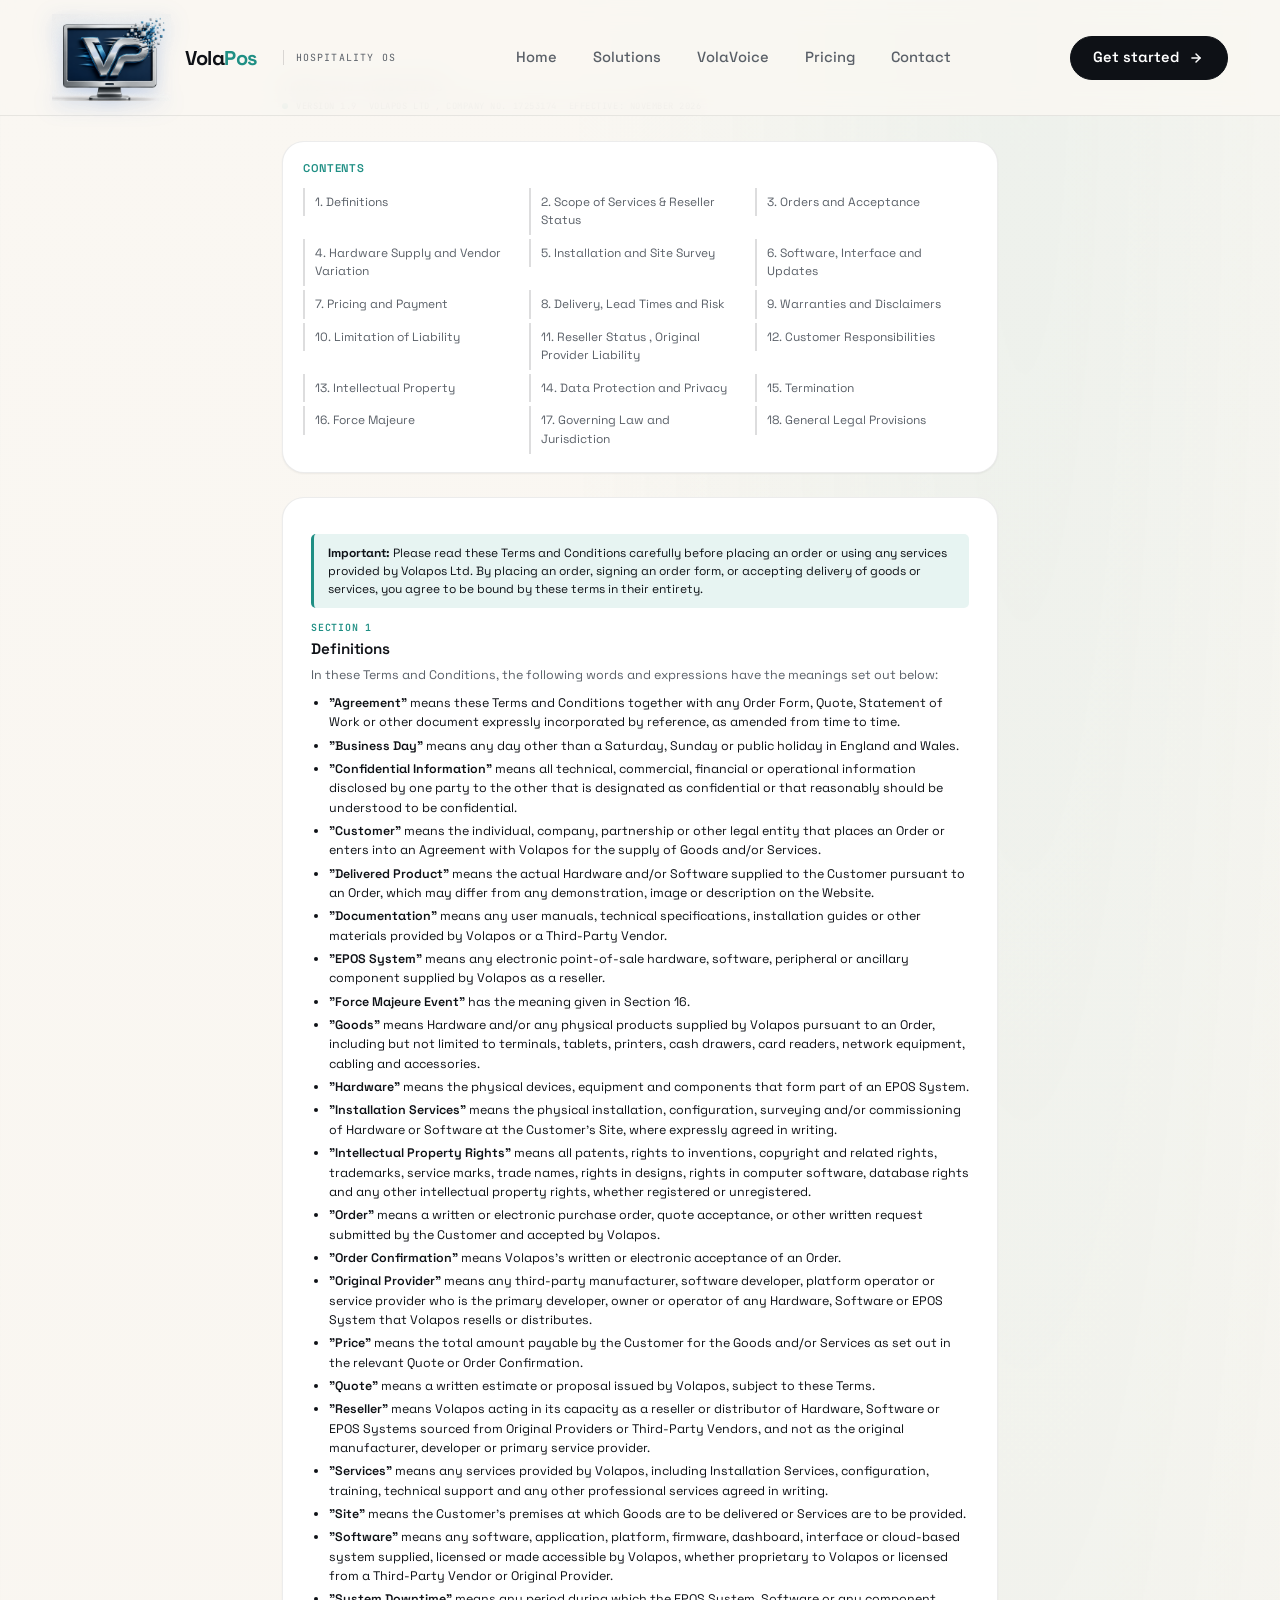
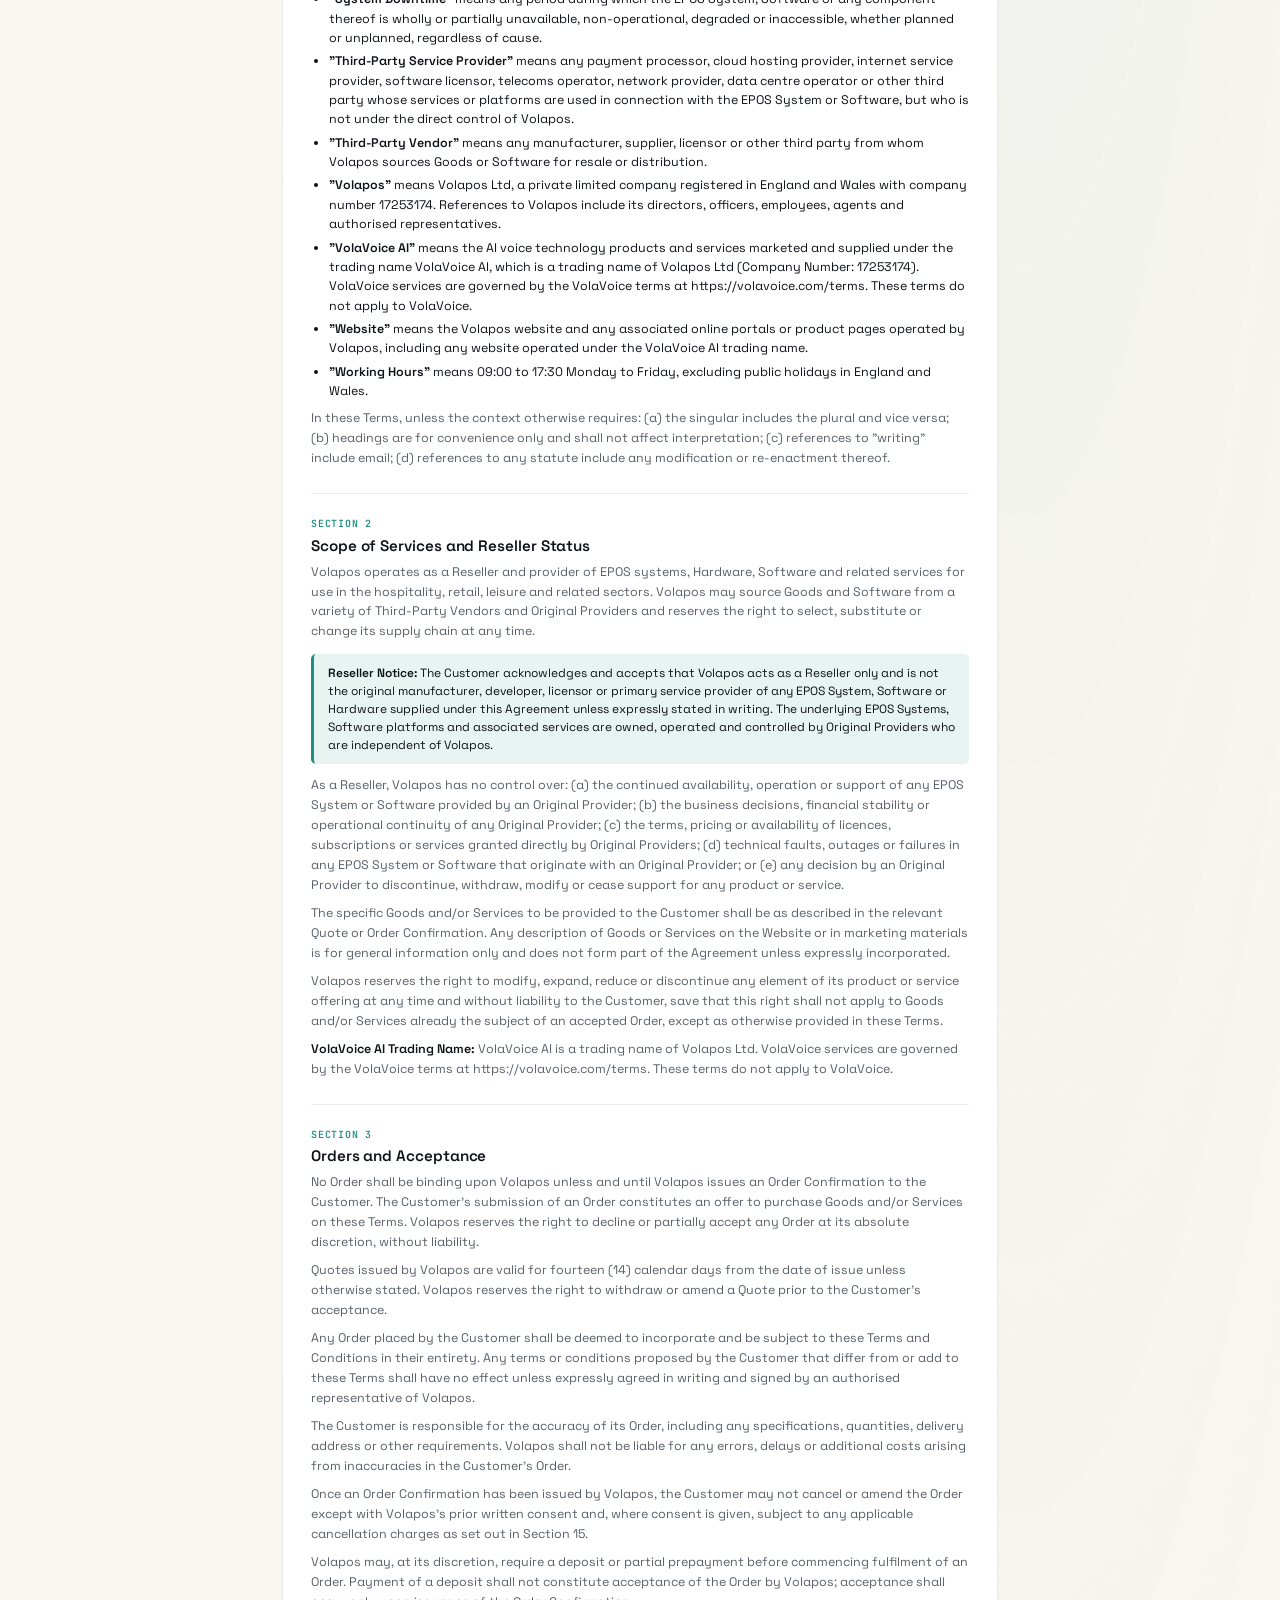
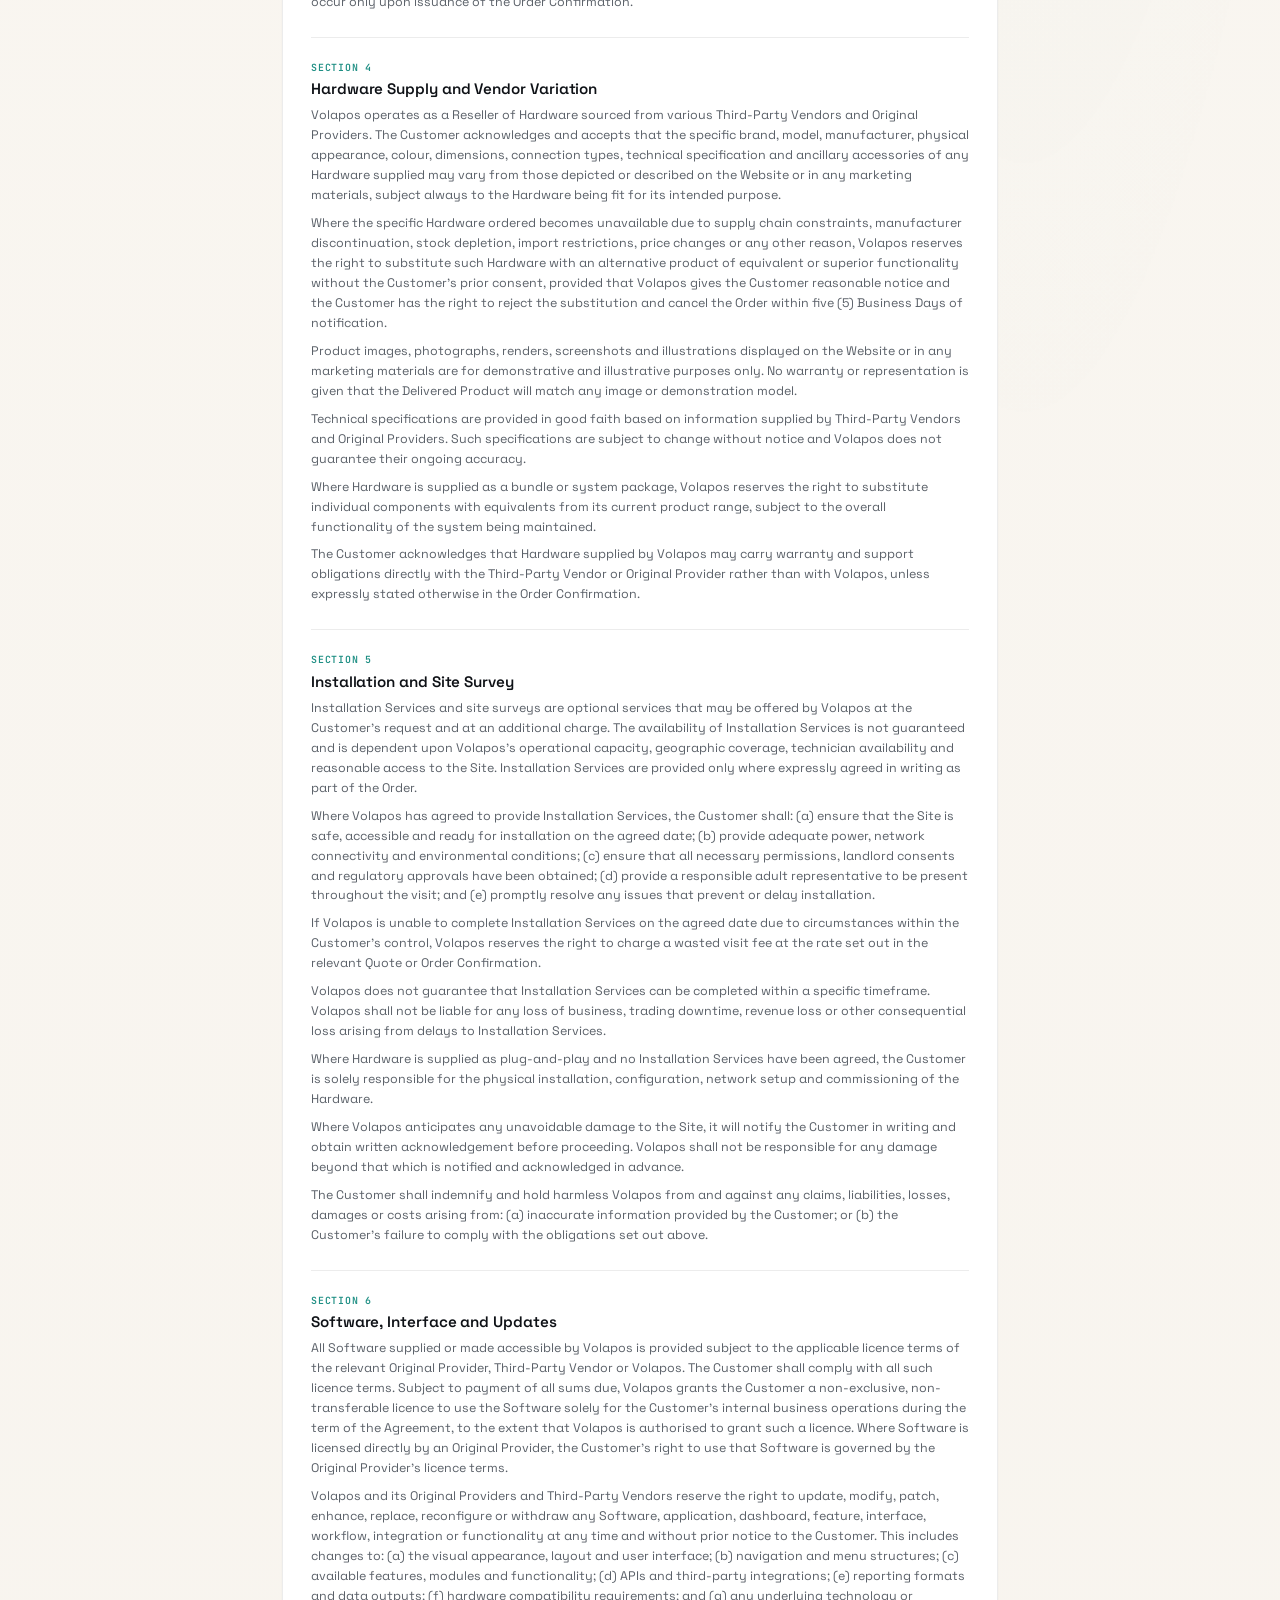
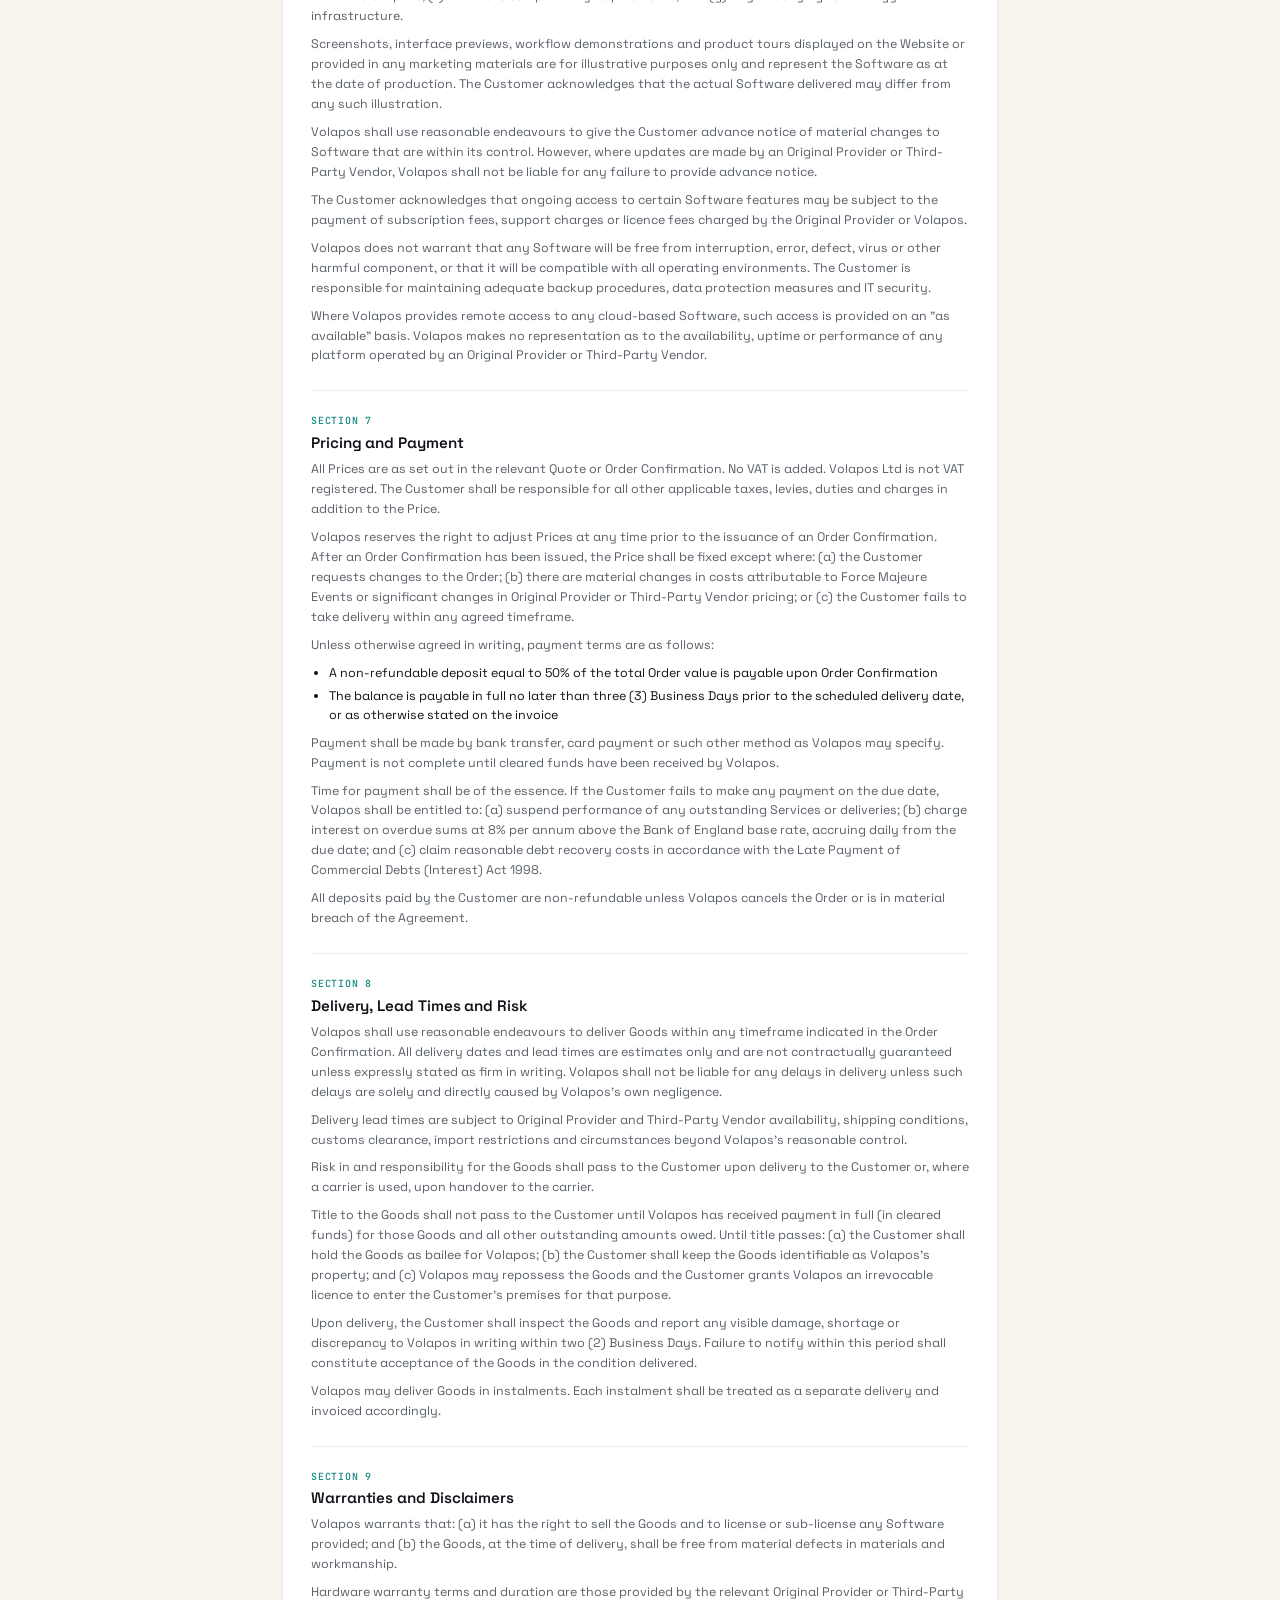
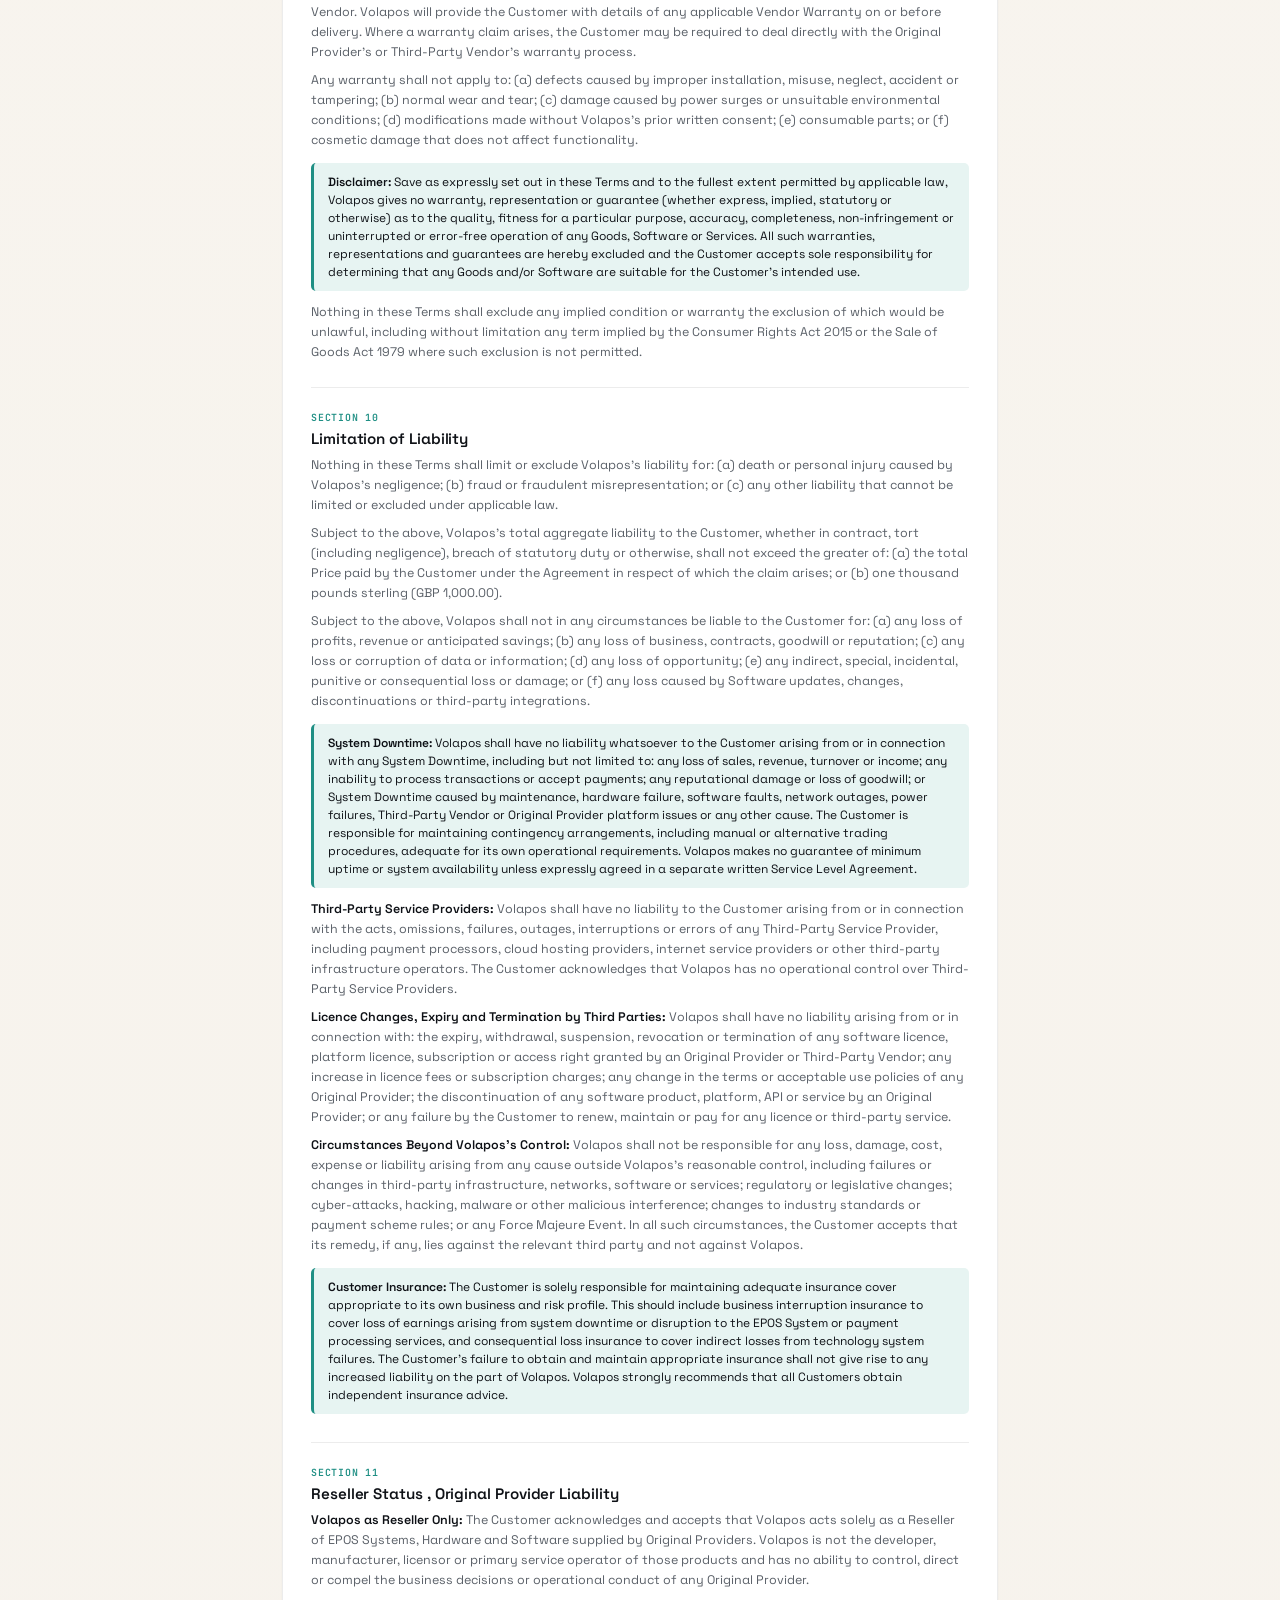
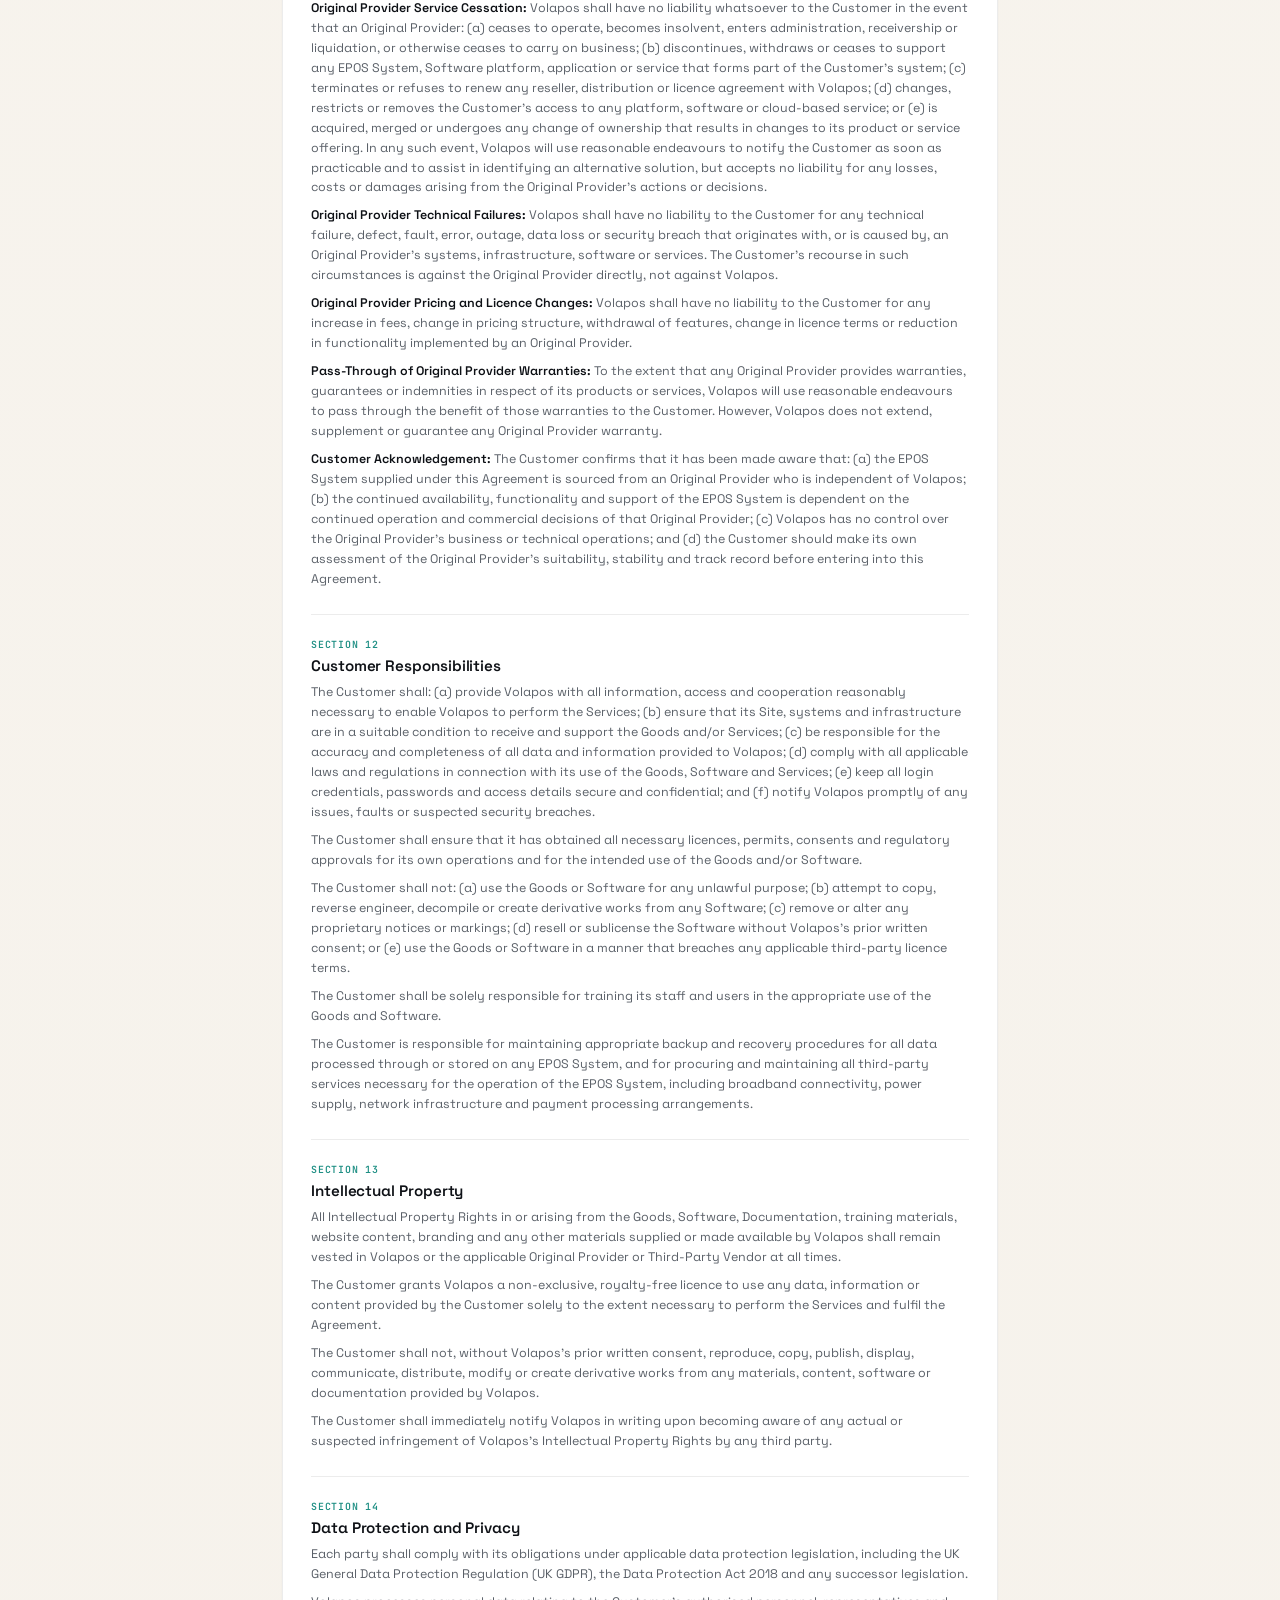
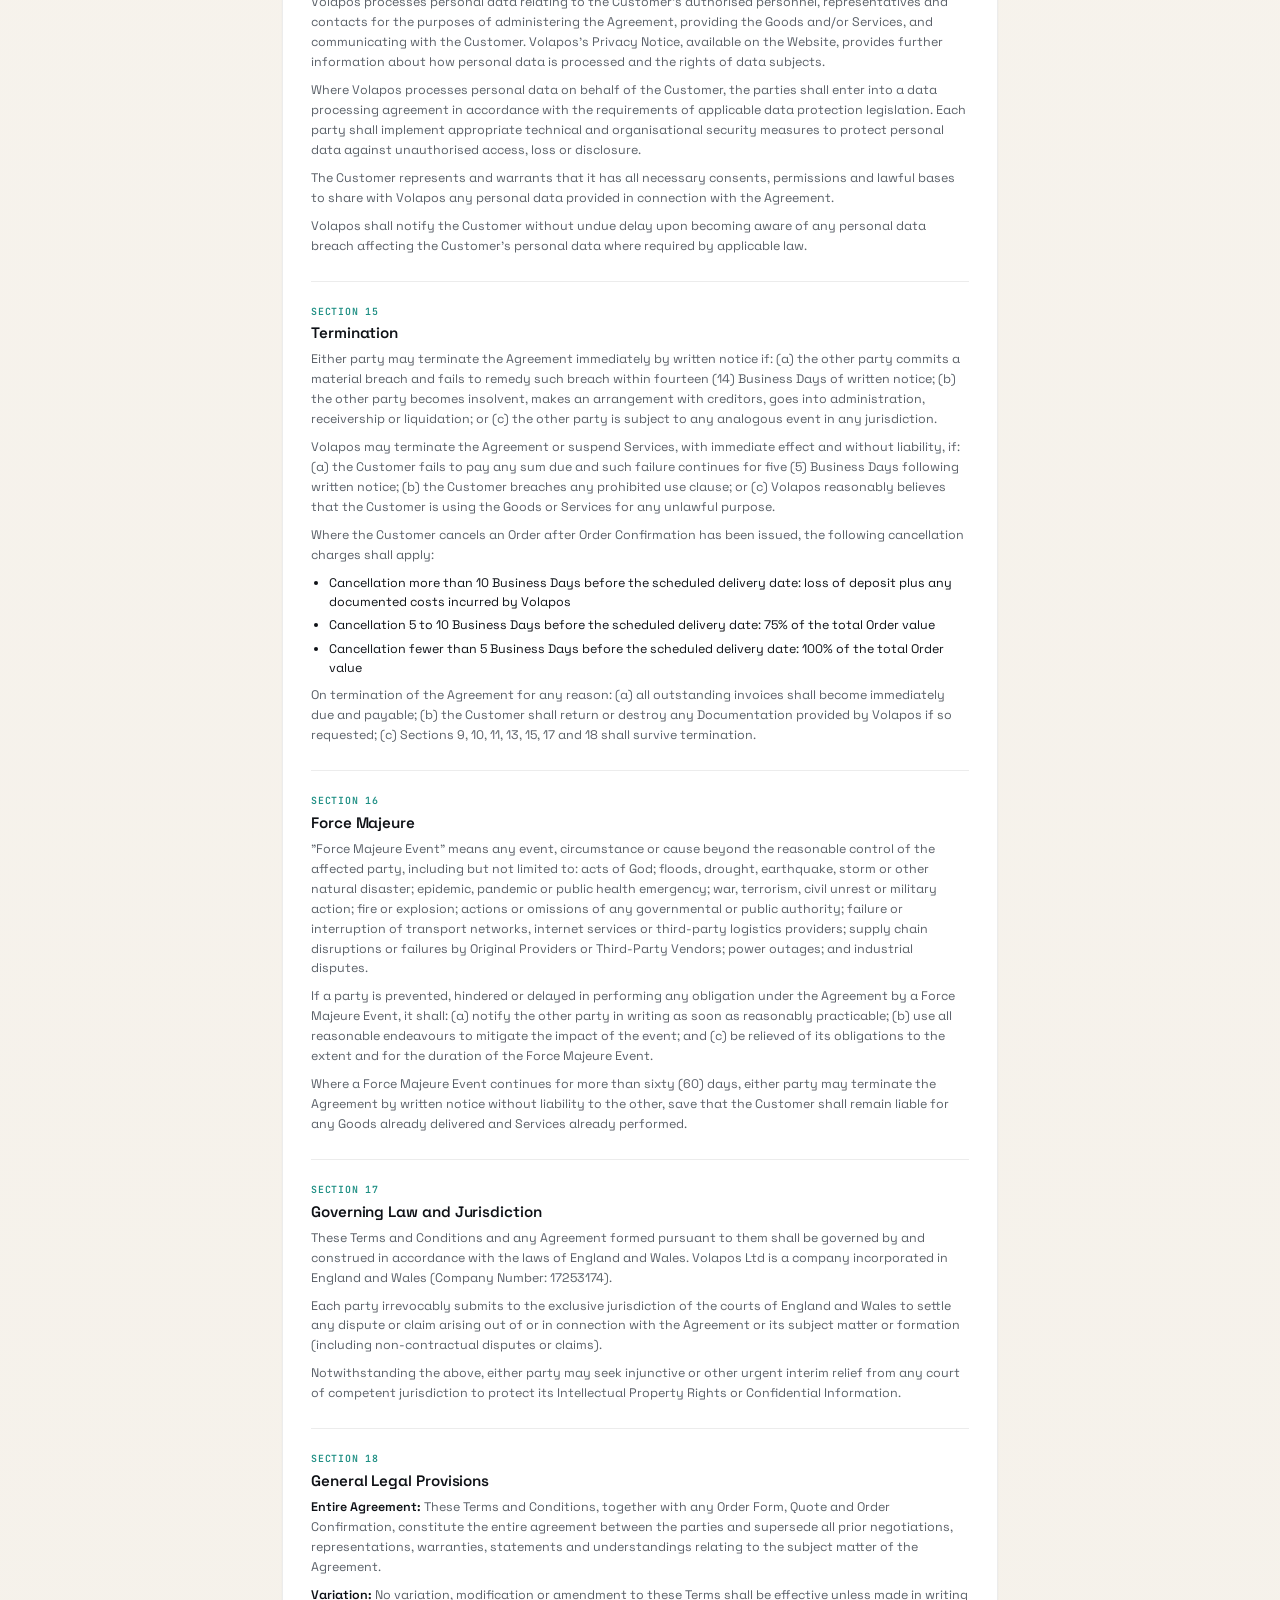
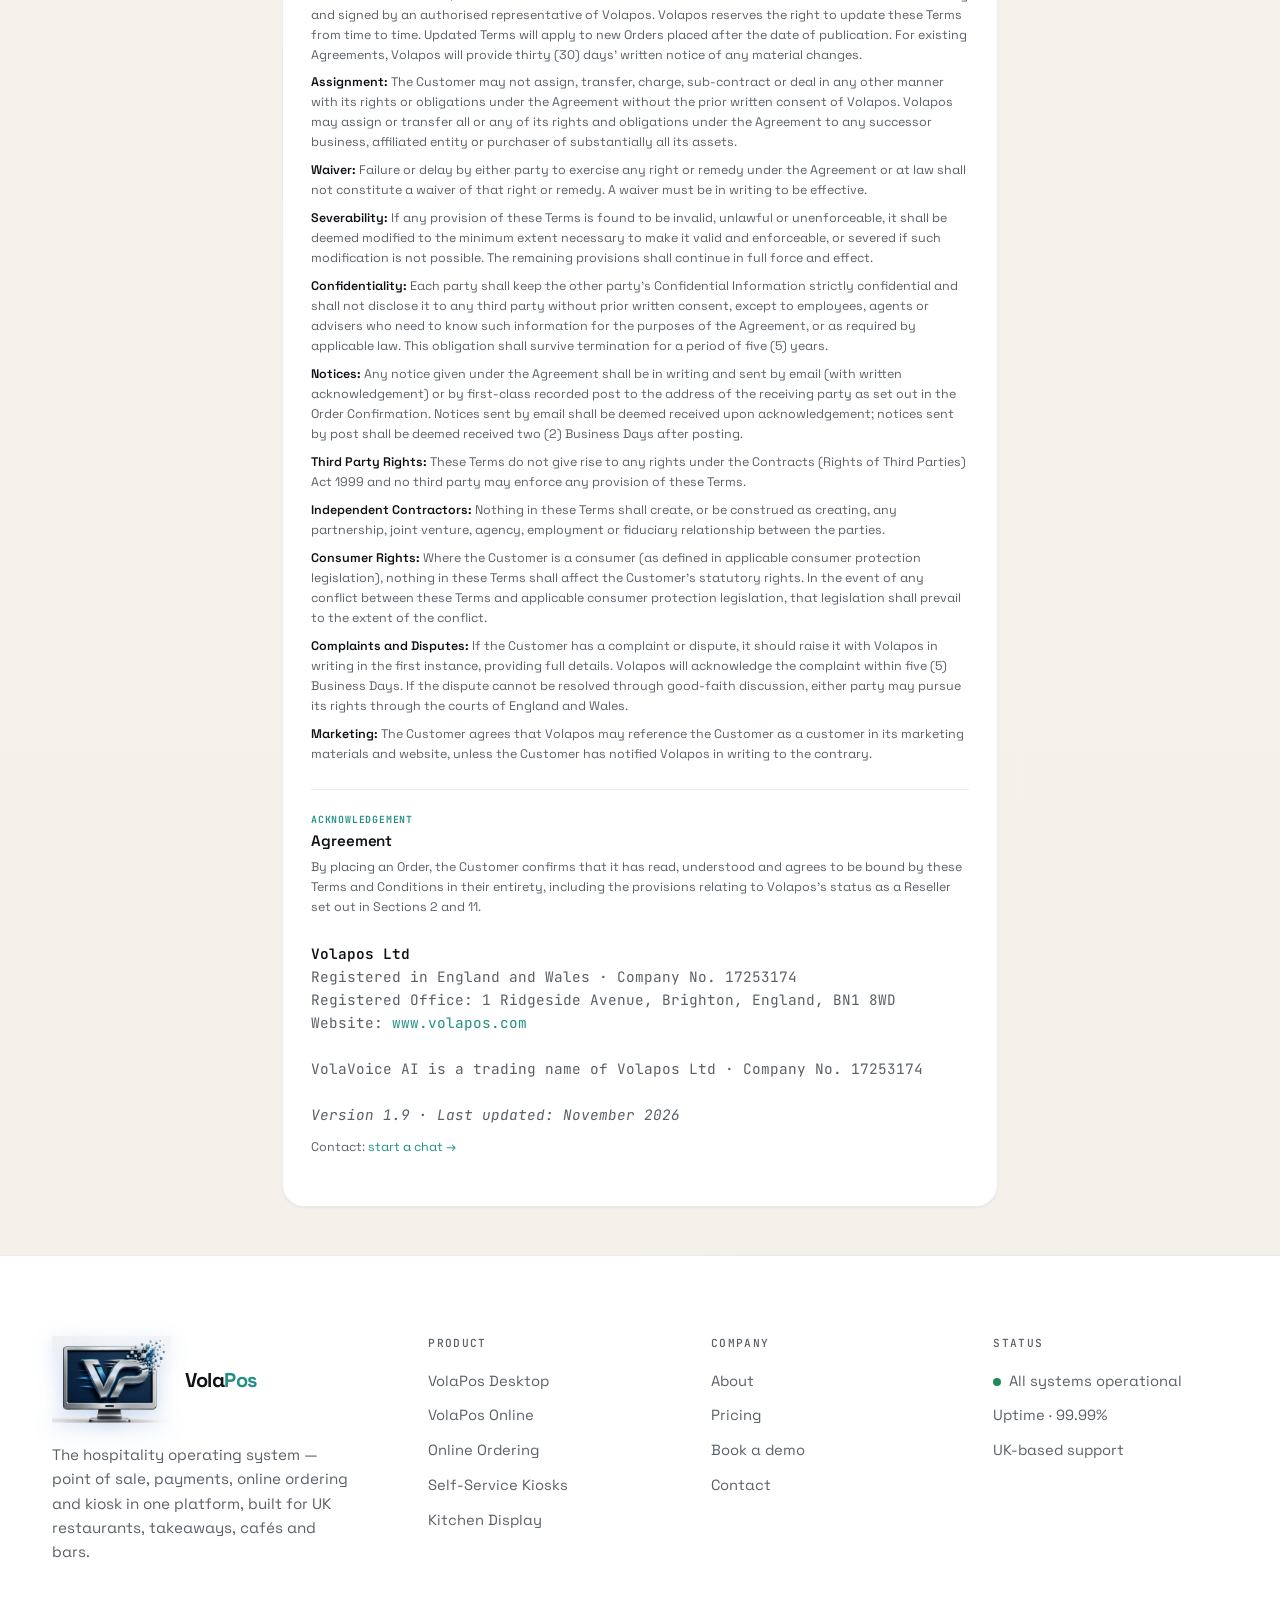
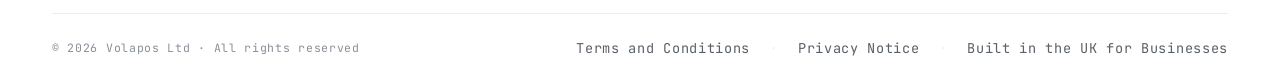
<file: terms.html>
<!DOCTYPE html>
<html lang="en-GB">
<head>
<meta charset="UTF-8" />
<meta name="viewport" content="width=device-width, initial-scale=1.0, viewport-fit=cover" />
<link rel="canonical" href="https://volapos.com/terms.html" />
<title>Terms and Conditions · VolaPos</title>
<link rel="preconnect" href="https://fonts.googleapis.com">
<link rel="preconnect" href="https://fonts.gstatic.com" crossorigin>
<link href="https://fonts.googleapis.com/css2?family=Space+Grotesk:wght@300;400;500;600;700&family=JetBrains+Mono:wght@300;400;500;600;700&display=swap" rel="stylesheet">
<link rel="stylesheet" href="styles.css">
<link rel="icon" href="favicon.ico" type="image/x-icon">
<meta name="description" content="VolaPos Terms and Conditions, legal terms governing use of the VolaPos platform and services.">
<meta property="og:title" content="Terms and Conditions · VolaPos">
<meta property="og:description" content="Legal terms and conditions for VolaPos services.">
<meta property="og:type" content="website">
<meta property="og:url" content="https://volapos.com/terms.html">
<meta property="og:image" content="https://volapos.com/assets/volapos-logo-full.png">
<meta name="twitter:card" content="summary_large_image">
<meta name="twitter:title" content="Terms and Conditions · VolaPos">
<meta name="twitter:description" content="Legal terms and conditions for VolaPos services.">
<style>
  .terms-page{
    min-height:100vh;
    padding:80px 0 48px;
    background:
      radial-gradient(ellipse 60% 50% at 80% 0%, rgba(31,143,132,0.06), transparent 60%),
      linear-gradient(180deg, var(--bg) 0%, var(--surface-2) 100%);
  }
  .terms-wrap{
    max-width:780px;width:100%;margin:0 auto;padding:0 32px;
    font-size:0.78rem;
  }
  .terms-head{margin-bottom:28px;}
  .terms-head h1{
    font-size:0.7rem !important;
    font-weight:600;
    letter-spacing:0.1em;
    line-height:1.4;
    margin:0 0 4px;
    color:var(--muted);
    text-transform:uppercase;
    font-family:'JetBrains Mono', monospace;
  }
  .terms-meta{
    display:flex;flex-wrap:wrap;gap:12px;align-items:center;
    font-family:'JetBrains Mono',monospace;font-size:0.55rem;
    color:var(--muted);letter-spacing:0.06em;text-transform:uppercase;
  }
  .terms-meta span{display:flex;align-items:center;gap:8px}
  .terms-meta .dot{width:6px;height:6px;border-radius:50%;background:var(--teal)}
  .terms-toc{
    background:var(--surface);border:1px solid var(--line);
    border-radius:var(--r-lg);padding:18px 20px;margin-bottom:24px;
    box-shadow:var(--shadow-sm);
  }
  .toc-title{
    font-size:0.7rem;font-weight:600;letter-spacing:0.06em;
    text-transform:uppercase;color:var(--teal);margin-bottom:10px;
  }
  .toc-list{list-style:none;margin:0;padding:0;display:grid;gap:4px;grid-template-columns:repeat(auto-fill,minmax(220px,1fr))}
  .toc-item a{
    display:block;padding:5px 10px;
    color:var(--muted);text-decoration:none;
    border-left:2px solid var(--line-2);
    transition:all 0.15s var(--t);
    font-size:0.75rem;
  }
  .toc-item a:hover{border-left-color:var(--teal);color:var(--teal);background:var(--surface-2);}
  .terms-content{
    background:var(--surface);border:1px solid var(--line);
    border-radius:var(--r-lg);padding:24px 28px;
    box-shadow:var(--shadow-sm);
    font-size:0.78rem;line-height:1.55;
  }
  .terms-section{
    margin-bottom:22px;
    padding-bottom:16px;
    border-bottom:1px solid var(--line);
  }
  .terms-section:last-child{border-bottom:none;margin-bottom:0}
  .section-num{
    font-family:'JetBrains Mono',monospace;
    font-size:0.62rem;letter-spacing:0.08em;
    color:var(--teal);font-weight:600;text-transform:uppercase;
    margin-bottom:4px;display:block;
  }
  .section-title{
    font-size:0.95rem;font-weight:600;letter-spacing:-0.005em;
    color:var(--ink);margin-bottom:8px;line-height:1.25;
  }
  .section-body{color:var(--text);line-height:1.55;font-size:0.78rem;}
  .section-body p{margin-bottom:8px;}
  .section-body ul, .section-body ol{margin:8px 0 8px 18px;padding:0;}
  .section-body li{margin-bottom:4px;}
  .section-body strong{color:var(--ink);font-weight:600}
  .section-body em{font-style:italic;color:var(--muted)}
  .highlight-box{
    background:var(--teal-soft);border-left:3px solid var(--teal);
    padding:10px 14px;margin:12px 0;border-radius:5px;
    font-size:0.75rem;line-height:1.5;color:var(--ink);
  }
  @media (max-width: 768px){
    .terms-page{padding:56px 0 32px}
    .terms-wrap{padding:0 16px}
    .terms-head h1{font-size:0.6rem !important}
    .terms-content{padding:18px 20px}
    .section-title{font-size:0.9rem}
  }
</style>
</head>
<body data-screen-label="Terms">

<div data-site-nav></div>

<div class="terms-page">
  <div class="terms-wrap">

    <div class="terms-head">
      <h1>Terms and Conditions</h1>
      <div class="terms-meta">
        <span><span class="dot"></span>Version 1.9</span>
        <span>Volapos Ltd , Company No. 17253174</span>
        <span>Effective: November 2026</span>
      </div>
    </div>

    <div class="terms-toc">
      <div class="toc-title">Contents</div>
      <ul class="toc-list">
        <li class="toc-item"><a href="#section-1">1. Definitions</a></li>
        <li class="toc-item"><a href="#section-2">2. Scope of Services &amp; Reseller Status</a></li>
        <li class="toc-item"><a href="#section-3">3. Orders and Acceptance</a></li>
        <li class="toc-item"><a href="#section-4">4. Hardware Supply and Vendor Variation</a></li>
        <li class="toc-item"><a href="#section-5">5. Installation and Site Survey</a></li>
        <li class="toc-item"><a href="#section-6">6. Software, Interface and Updates</a></li>
        <li class="toc-item"><a href="#section-7">7. Pricing and Payment</a></li>
        <li class="toc-item"><a href="#section-8">8. Delivery, Lead Times and Risk</a></li>
        <li class="toc-item"><a href="#section-9">9. Warranties and Disclaimers</a></li>
        <li class="toc-item"><a href="#section-10">10. Limitation of Liability</a></li>
        <li class="toc-item"><a href="#section-11">11. Reseller Status , Original Provider Liability</a></li>
        <li class="toc-item"><a href="#section-12">12. Customer Responsibilities</a></li>
        <li class="toc-item"><a href="#section-13">13. Intellectual Property</a></li>
        <li class="toc-item"><a href="#section-14">14. Data Protection and Privacy</a></li>
        <li class="toc-item"><a href="#section-15">15. Termination</a></li>
        <li class="toc-item"><a href="#section-16">16. Force Majeure</a></li>
        <li class="toc-item"><a href="#section-17">17. Governing Law and Jurisdiction</a></li>
        <li class="toc-item"><a href="#section-18">18. General Legal Provisions</a></li>
      </ul>
    </div>

    <div class="terms-content">

      <div class="highlight-box">
        <strong>Important:</strong> Please read these Terms and Conditions carefully before placing an order or using any services provided by Volapos Ltd. By placing an order, signing an order form, or accepting delivery of goods or services, you agree to be bound by these terms in their entirety.
      </div>

      <!-- SECTION 1 -->
      <div class="terms-section" id="section-1">
        <span class="section-num">Section 1</span>
        <h2 class="section-title">Definitions</h2>
        <div class="section-body">
          <p>In these Terms and Conditions, the following words and expressions have the meanings set out below:</p>
          <ul>
            <li><strong>"Agreement"</strong> means these Terms and Conditions together with any Order Form, Quote, Statement of Work or other document expressly incorporated by reference, as amended from time to time.</li>
            <li><strong>"Business Day"</strong> means any day other than a Saturday, Sunday or public holiday in England and Wales.</li>
            <li><strong>"Confidential Information"</strong> means all technical, commercial, financial or operational information disclosed by one party to the other that is designated as confidential or that reasonably should be understood to be confidential.</li>
            <li><strong>"Customer"</strong> means the individual, company, partnership or other legal entity that places an Order or enters into an Agreement with Volapos for the supply of Goods and/or Services.</li>
            <li><strong>"Delivered Product"</strong> means the actual Hardware and/or Software supplied to the Customer pursuant to an Order, which may differ from any demonstration, image or description on the Website.</li>
            <li><strong>"Documentation"</strong> means any user manuals, technical specifications, installation guides or other materials provided by Volapos or a Third-Party Vendor.</li>
            <li><strong>"EPOS System"</strong> means any electronic point-of-sale hardware, software, peripheral or ancillary component supplied by Volapos as a reseller.</li>
            <li><strong>"Force Majeure Event"</strong> has the meaning given in Section 16.</li>
            <li><strong>"Goods"</strong> means Hardware and/or any physical products supplied by Volapos pursuant to an Order, including but not limited to terminals, tablets, printers, cash drawers, card readers, network equipment, cabling and accessories.</li>
            <li><strong>"Hardware"</strong> means the physical devices, equipment and components that form part of an EPOS System.</li>
            <li><strong>"Installation Services"</strong> means the physical installation, configuration, surveying and/or commissioning of Hardware or Software at the Customer's Site, where expressly agreed in writing.</li>
            <li><strong>"Intellectual Property Rights"</strong> means all patents, rights to inventions, copyright and related rights, trademarks, service marks, trade names, rights in designs, rights in computer software, database rights and any other intellectual property rights, whether registered or unregistered.</li>
            <li><strong>"Order"</strong> means a written or electronic purchase order, quote acceptance, or other written request submitted by the Customer and accepted by Volapos.</li>
            <li><strong>"Order Confirmation"</strong> means Volapos's written or electronic acceptance of an Order.</li>
            <li><strong>"Original Provider"</strong> means any third-party manufacturer, software developer, platform operator or service provider who is the primary developer, owner or operator of any Hardware, Software or EPOS System that Volapos resells or distributes.</li>
            <li><strong>"Price"</strong> means the total amount payable by the Customer for the Goods and/or Services as set out in the relevant Quote or Order Confirmation.</li>
            <li><strong>"Quote"</strong> means a written estimate or proposal issued by Volapos, subject to these Terms.</li>
            <li><strong>"Reseller"</strong> means Volapos acting in its capacity as a reseller or distributor of Hardware, Software or EPOS Systems sourced from Original Providers or Third-Party Vendors, and not as the original manufacturer, developer or primary service provider.</li>
            <li><strong>"Services"</strong> means any services provided by Volapos, including Installation Services, configuration, training, technical support and any other professional services agreed in writing.</li>
            <li><strong>"Site"</strong> means the Customer's premises at which Goods are to be delivered or Services are to be provided.</li>
            <li><strong>"Software"</strong> means any software, application, platform, firmware, dashboard, interface or cloud-based system supplied, licensed or made accessible by Volapos, whether proprietary to Volapos or licensed from a Third-Party Vendor or Original Provider.</li>
            <li><strong>"System Downtime"</strong> means any period during which the EPOS System, Software or any component thereof is wholly or partially unavailable, non-operational, degraded or inaccessible, whether planned or unplanned, regardless of cause.</li>
            <li><strong>"Third-Party Service Provider"</strong> means any payment processor, cloud hosting provider, internet service provider, software licensor, telecoms operator, network provider, data centre operator or other third party whose services or platforms are used in connection with the EPOS System or Software, but who is not under the direct control of Volapos.</li>
            <li><strong>"Third-Party Vendor"</strong> means any manufacturer, supplier, licensor or other third party from whom Volapos sources Goods or Software for resale or distribution.</li>
            <li><strong>"Volapos"</strong> means Volapos Ltd, a private limited company registered in England and Wales with company number 17253174. References to Volapos include its directors, officers, employees, agents and authorised representatives.</li>
            <li><strong>"VolaVoice AI"</strong> means the AI voice technology products and services marketed and supplied under the trading name VolaVoice AI, which is a trading name of Volapos Ltd (Company Number: 17253174). VolaVoice services are governed by the VolaVoice terms at <a href="https://volavoice.com/terms">https://volavoice.com/terms</a>. These terms do not apply to VolaVoice.</li>
            <li><strong>"Website"</strong> means the Volapos website and any associated online portals or product pages operated by Volapos, including any website operated under the VolaVoice AI trading name.</li>
            <li><strong>"Working Hours"</strong> means 09:00 to 17:30 Monday to Friday, excluding public holidays in England and Wales.</li>
          </ul>
          <p>In these Terms, unless the context otherwise requires: (a) the singular includes the plural and vice versa; (b) headings are for convenience only and shall not affect interpretation; (c) references to "writing" include email; (d) references to any statute include any modification or re-enactment thereof.</p>
        </div>
      </div>

      <!-- SECTION 2 -->
      <div class="terms-section" id="section-2">
        <span class="section-num">Section 2</span>
        <h2 class="section-title">Scope of Services and Reseller Status</h2>
        <div class="section-body">
          <p>Volapos operates as a Reseller and provider of EPOS systems, Hardware, Software and related services for use in the hospitality, retail, leisure and related sectors. Volapos may source Goods and Software from a variety of Third-Party Vendors and Original Providers and reserves the right to select, substitute or change its supply chain at any time.</p>
          <div class="highlight-box">
            <strong>Reseller Notice:</strong> The Customer acknowledges and accepts that Volapos acts as a Reseller only and is not the original manufacturer, developer, licensor or primary service provider of any EPOS System, Software or Hardware supplied under this Agreement unless expressly stated in writing. The underlying EPOS Systems, Software platforms and associated services are owned, operated and controlled by Original Providers who are independent of Volapos.
          </div>
          <p>As a Reseller, Volapos has no control over: (a) the continued availability, operation or support of any EPOS System or Software provided by an Original Provider; (b) the business decisions, financial stability or operational continuity of any Original Provider; (c) the terms, pricing or availability of licences, subscriptions or services granted directly by Original Providers; (d) technical faults, outages or failures in any EPOS System or Software that originate with an Original Provider; or (e) any decision by an Original Provider to discontinue, withdraw, modify or cease support for any product or service.</p>
          <p>The specific Goods and/or Services to be provided to the Customer shall be as described in the relevant Quote or Order Confirmation. Any description of Goods or Services on the Website or in marketing materials is for general information only and does not form part of the Agreement unless expressly incorporated.</p>
          <p>Volapos reserves the right to modify, expand, reduce or discontinue any element of its product or service offering at any time and without liability to the Customer, save that this right shall not apply to Goods and/or Services already the subject of an accepted Order, except as otherwise provided in these Terms.</p>
          <p><strong>VolaVoice AI Trading Name:</strong> VolaVoice AI is a trading name of Volapos Ltd. VolaVoice services are governed by the VolaVoice terms at <a href="https://volavoice.com/terms">https://volavoice.com/terms</a>. These terms do not apply to VolaVoice.</p>
        </div>
      </div>

      <!-- SECTION 3 -->
      <div class="terms-section" id="section-3">
        <span class="section-num">Section 3</span>
        <h2 class="section-title">Orders and Acceptance</h2>
        <div class="section-body">
          <p>No Order shall be binding upon Volapos unless and until Volapos issues an Order Confirmation to the Customer. The Customer's submission of an Order constitutes an offer to purchase Goods and/or Services on these Terms. Volapos reserves the right to decline or partially accept any Order at its absolute discretion, without liability.</p>
          <p>Quotes issued by Volapos are valid for fourteen (14) calendar days from the date of issue unless otherwise stated. Volapos reserves the right to withdraw or amend a Quote prior to the Customer's acceptance.</p>
          <p>Any Order placed by the Customer shall be deemed to incorporate and be subject to these Terms and Conditions in their entirety. Any terms or conditions proposed by the Customer that differ from or add to these Terms shall have no effect unless expressly agreed in writing and signed by an authorised representative of Volapos.</p>
          <p>The Customer is responsible for the accuracy of its Order, including any specifications, quantities, delivery address or other requirements. Volapos shall not be liable for any errors, delays or additional costs arising from inaccuracies in the Customer's Order.</p>
          <p>Once an Order Confirmation has been issued by Volapos, the Customer may not cancel or amend the Order except with Volapos's prior written consent and, where consent is given, subject to any applicable cancellation charges as set out in Section 15.</p>
          <p>Volapos may, at its discretion, require a deposit or partial prepayment before commencing fulfilment of an Order. Payment of a deposit shall not constitute acceptance of the Order by Volapos; acceptance shall occur only upon issuance of the Order Confirmation.</p>
        </div>
      </div>

      <!-- SECTION 4 -->
      <div class="terms-section" id="section-4">
        <span class="section-num">Section 4</span>
        <h2 class="section-title">Hardware Supply and Vendor Variation</h2>
        <div class="section-body">
          <p>Volapos operates as a Reseller of Hardware sourced from various Third-Party Vendors and Original Providers. The Customer acknowledges and accepts that the specific brand, model, manufacturer, physical appearance, colour, dimensions, connection types, technical specification and ancillary accessories of any Hardware supplied may vary from those depicted or described on the Website or in any marketing materials, subject always to the Hardware being fit for its intended purpose.</p>
          <p>Where the specific Hardware ordered becomes unavailable due to supply chain constraints, manufacturer discontinuation, stock depletion, import restrictions, price changes or any other reason, Volapos reserves the right to substitute such Hardware with an alternative product of equivalent or superior functionality without the Customer's prior consent, provided that Volapos gives the Customer reasonable notice and the Customer has the right to reject the substitution and cancel the Order within five (5) Business Days of notification.</p>
          <p>Product images, photographs, renders, screenshots and illustrations displayed on the Website or in any marketing materials are for demonstrative and illustrative purposes only. No warranty or representation is given that the Delivered Product will match any image or demonstration model.</p>
          <p>Technical specifications are provided in good faith based on information supplied by Third-Party Vendors and Original Providers. Such specifications are subject to change without notice and Volapos does not guarantee their ongoing accuracy.</p>
          <p>Where Hardware is supplied as a bundle or system package, Volapos reserves the right to substitute individual components with equivalents from its current product range, subject to the overall functionality of the system being maintained.</p>
          <p>The Customer acknowledges that Hardware supplied by Volapos may carry warranty and support obligations directly with the Third-Party Vendor or Original Provider rather than with Volapos, unless expressly stated otherwise in the Order Confirmation.</p>
        </div>
      </div>

      <!-- SECTION 5 -->
      <div class="terms-section" id="section-5">
        <span class="section-num">Section 5</span>
        <h2 class="section-title">Installation and Site Survey</h2>
        <div class="section-body">
          <p>Installation Services and site surveys are optional services that may be offered by Volapos at the Customer's request and at an additional charge. The availability of Installation Services is not guaranteed and is dependent upon Volapos's operational capacity, geographic coverage, technician availability and reasonable access to the Site. Installation Services are provided only where expressly agreed in writing as part of the Order.</p>
          <p>Where Volapos has agreed to provide Installation Services, the Customer shall: (a) ensure that the Site is safe, accessible and ready for installation on the agreed date; (b) provide adequate power, network connectivity and environmental conditions; (c) ensure that all necessary permissions, landlord consents and regulatory approvals have been obtained; (d) provide a responsible adult representative to be present throughout the visit; and (e) promptly resolve any issues that prevent or delay installation.</p>
          <p>If Volapos is unable to complete Installation Services on the agreed date due to circumstances within the Customer's control, Volapos reserves the right to charge a wasted visit fee at the rate set out in the relevant Quote or Order Confirmation.</p>
          <p>Volapos does not guarantee that Installation Services can be completed within a specific timeframe. Volapos shall not be liable for any loss of business, trading downtime, revenue loss or other consequential loss arising from delays to Installation Services.</p>
          <p>Where Hardware is supplied as plug-and-play and no Installation Services have been agreed, the Customer is solely responsible for the physical installation, configuration, network setup and commissioning of the Hardware.</p>
          <p>Where Volapos anticipates any unavoidable damage to the Site, it will notify the Customer in writing and obtain written acknowledgement before proceeding. Volapos shall not be responsible for any damage beyond that which is notified and acknowledged in advance.</p>
          <p>The Customer shall indemnify and hold harmless Volapos from and against any claims, liabilities, losses, damages or costs arising from: (a) inaccurate information provided by the Customer; or (b) the Customer's failure to comply with the obligations set out above.</p>
        </div>
      </div>

      <!-- SECTION 6 -->
      <div class="terms-section" id="section-6">
        <span class="section-num">Section 6</span>
        <h2 class="section-title">Software, Interface and Updates</h2>
        <div class="section-body">
          <p>All Software supplied or made accessible by Volapos is provided subject to the applicable licence terms of the relevant Original Provider, Third-Party Vendor or Volapos. The Customer shall comply with all such licence terms. Subject to payment of all sums due, Volapos grants the Customer a non-exclusive, non-transferable licence to use the Software solely for the Customer's internal business operations during the term of the Agreement, to the extent that Volapos is authorised to grant such a licence. Where Software is licensed directly by an Original Provider, the Customer's right to use that Software is governed by the Original Provider's licence terms.</p>
          <p>Volapos and its Original Providers and Third-Party Vendors reserve the right to update, modify, patch, enhance, replace, reconfigure or withdraw any Software, application, dashboard, feature, interface, workflow, integration or functionality at any time and without prior notice to the Customer. This includes changes to: (a) the visual appearance, layout and user interface; (b) navigation and menu structures; (c) available features, modules and functionality; (d) APIs and third-party integrations; (e) reporting formats and data outputs; (f) hardware compatibility requirements; and (g) any underlying technology or infrastructure.</p>
          <p>Screenshots, interface previews, workflow demonstrations and product tours displayed on the Website or provided in any marketing materials are for illustrative purposes only and represent the Software as at the date of production. The Customer acknowledges that the actual Software delivered may differ from any such illustration.</p>
          <p>Volapos shall use reasonable endeavours to give the Customer advance notice of material changes to Software that are within its control. However, where updates are made by an Original Provider or Third-Party Vendor, Volapos shall not be liable for any failure to provide advance notice.</p>
          <p>The Customer acknowledges that ongoing access to certain Software features may be subject to the payment of subscription fees, support charges or licence fees charged by the Original Provider or Volapos.</p>
          <p>Volapos does not warrant that any Software will be free from interruption, error, defect, virus or other harmful component, or that it will be compatible with all operating environments. The Customer is responsible for maintaining adequate backup procedures, data protection measures and IT security.</p>
          <p>Where Volapos provides remote access to any cloud-based Software, such access is provided on an "as available" basis. Volapos makes no representation as to the availability, uptime or performance of any platform operated by an Original Provider or Third-Party Vendor.</p>
        </div>
      </div>

      <!-- SECTION 7 -->
      <div class="terms-section" id="section-7">
        <span class="section-num">Section 7</span>
        <h2 class="section-title">Pricing and Payment</h2>
        <div class="section-body">
          <p>All Prices are as set out in the relevant Quote or Order Confirmation. No VAT is added. Volapos Ltd is not VAT registered. The Customer shall be responsible for all other applicable taxes, levies, duties and charges in addition to the Price.</p>
          <p>Volapos reserves the right to adjust Prices at any time prior to the issuance of an Order Confirmation. After an Order Confirmation has been issued, the Price shall be fixed except where: (a) the Customer requests changes to the Order; (b) there are material changes in costs attributable to Force Majeure Events or significant changes in Original Provider or Third-Party Vendor pricing; or (c) the Customer fails to take delivery within any agreed timeframe.</p>
          <p>Unless otherwise agreed in writing, payment terms are as follows:</p>
          <ul>
            <li>A non-refundable deposit equal to 50% of the total Order value is payable upon Order Confirmation</li>
            <li>The balance is payable in full no later than three (3) Business Days prior to the scheduled delivery date, or as otherwise stated on the invoice</li>
          </ul>
          <p>Payment shall be made by bank transfer, card payment or such other method as Volapos may specify. Payment is not complete until cleared funds have been received by Volapos.</p>
          <p>Time for payment shall be of the essence. If the Customer fails to make any payment on the due date, Volapos shall be entitled to: (a) suspend performance of any outstanding Services or deliveries; (b) charge interest on overdue sums at 8% per annum above the Bank of England base rate, accruing daily from the due date; and (c) claim reasonable debt recovery costs in accordance with the Late Payment of Commercial Debts (Interest) Act 1998.</p>
          <p>All deposits paid by the Customer are non-refundable unless Volapos cancels the Order or is in material breach of the Agreement.</p>
        </div>
      </div>

      <!-- SECTION 8 -->
      <div class="terms-section" id="section-8">
        <span class="section-num">Section 8</span>
        <h2 class="section-title">Delivery, Lead Times and Risk</h2>
        <div class="section-body">
          <p>Volapos shall use reasonable endeavours to deliver Goods within any timeframe indicated in the Order Confirmation. All delivery dates and lead times are estimates only and are not contractually guaranteed unless expressly stated as firm in writing. Volapos shall not be liable for any delays in delivery unless such delays are solely and directly caused by Volapos's own negligence.</p>
          <p>Delivery lead times are subject to Original Provider and Third-Party Vendor availability, shipping conditions, customs clearance, import restrictions and circumstances beyond Volapos's reasonable control.</p>
          <p>Risk in and responsibility for the Goods shall pass to the Customer upon delivery to the Customer or, where a carrier is used, upon handover to the carrier.</p>
          <p>Title to the Goods shall not pass to the Customer until Volapos has received payment in full (in cleared funds) for those Goods and all other outstanding amounts owed. Until title passes: (a) the Customer shall hold the Goods as bailee for Volapos; (b) the Customer shall keep the Goods identifiable as Volapos's property; and (c) Volapos may repossess the Goods and the Customer grants Volapos an irrevocable licence to enter the Customer's premises for that purpose.</p>
          <p>Upon delivery, the Customer shall inspect the Goods and report any visible damage, shortage or discrepancy to Volapos in writing within two (2) Business Days. Failure to notify within this period shall constitute acceptance of the Goods in the condition delivered.</p>
          <p>Volapos may deliver Goods in instalments. Each instalment shall be treated as a separate delivery and invoiced accordingly.</p>
        </div>
      </div>

      <!-- SECTION 9 -->
      <div class="terms-section" id="section-9">
        <span class="section-num">Section 9</span>
        <h2 class="section-title">Warranties and Disclaimers</h2>
        <div class="section-body">
          <p>Volapos warrants that: (a) it has the right to sell the Goods and to license or sub-license any Software provided; and (b) the Goods, at the time of delivery, shall be free from material defects in materials and workmanship.</p>
          <p>Hardware warranty terms and duration are those provided by the relevant Original Provider or Third-Party Vendor. Volapos will provide the Customer with details of any applicable Vendor Warranty on or before delivery. Where a warranty claim arises, the Customer may be required to deal directly with the Original Provider's or Third-Party Vendor's warranty process.</p>
          <p>Any warranty shall not apply to: (a) defects caused by improper installation, misuse, neglect, accident or tampering; (b) normal wear and tear; (c) damage caused by power surges or unsuitable environmental conditions; (d) modifications made without Volapos's prior written consent; (e) consumable parts; or (f) cosmetic damage that does not affect functionality.</p>
          <div class="highlight-box">
            <strong>Disclaimer:</strong> Save as expressly set out in these Terms and to the fullest extent permitted by applicable law, Volapos gives no warranty, representation or guarantee (whether express, implied, statutory or otherwise) as to the quality, fitness for a particular purpose, accuracy, completeness, non-infringement or uninterrupted or error-free operation of any Goods, Software or Services. All such warranties, representations and guarantees are hereby excluded and the Customer accepts sole responsibility for determining that any Goods and/or Software are suitable for the Customer's intended use.
          </div>
          <p>Nothing in these Terms shall exclude any implied condition or warranty the exclusion of which would be unlawful, including without limitation any term implied by the Consumer Rights Act 2015 or the Sale of Goods Act 1979 where such exclusion is not permitted.</p>
        </div>
      </div>

      <!-- SECTION 10 -->
      <div class="terms-section" id="section-10">
        <span class="section-num">Section 10</span>
        <h2 class="section-title">Limitation of Liability</h2>
        <div class="section-body">
          <p>Nothing in these Terms shall limit or exclude Volapos's liability for: (a) death or personal injury caused by Volapos's negligence; (b) fraud or fraudulent misrepresentation; or (c) any other liability that cannot be limited or excluded under applicable law.</p>
          <p>Subject to the above, Volapos's total aggregate liability to the Customer, whether in contract, tort (including negligence), breach of statutory duty or otherwise, shall not exceed the greater of: (a) the total Price paid by the Customer under the Agreement in respect of which the claim arises; or (b) one thousand pounds sterling (GBP 1,000.00).</p>
          <p>Subject to the above, Volapos shall not in any circumstances be liable to the Customer for: (a) any loss of profits, revenue or anticipated savings; (b) any loss of business, contracts, goodwill or reputation; (c) any loss or corruption of data or information; (d) any loss of opportunity; (e) any indirect, special, incidental, punitive or consequential loss or damage; or (f) any loss caused by Software updates, changes, discontinuations or third-party integrations.</p>
          <div class="highlight-box">
            <strong>System Downtime:</strong> Volapos shall have no liability whatsoever to the Customer arising from or in connection with any System Downtime, including but not limited to: any loss of sales, revenue, turnover or income; any inability to process transactions or accept payments; any reputational damage or loss of goodwill; or System Downtime caused by maintenance, hardware failure, software faults, network outages, power failures, Third-Party Vendor or Original Provider platform issues or any other cause. The Customer is responsible for maintaining contingency arrangements, including manual or alternative trading procedures, adequate for its own operational requirements. Volapos makes no guarantee of minimum uptime or system availability unless expressly agreed in a separate written Service Level Agreement.
          </div>
          <p><strong>Third-Party Service Providers:</strong> Volapos shall have no liability to the Customer arising from or in connection with the acts, omissions, failures, outages, interruptions or errors of any Third-Party Service Provider, including payment processors, cloud hosting providers, internet service providers or other third-party infrastructure operators. The Customer acknowledges that Volapos has no operational control over Third-Party Service Providers.</p>
          <p><strong>Licence Changes, Expiry and Termination by Third Parties:</strong> Volapos shall have no liability arising from or in connection with: the expiry, withdrawal, suspension, revocation or termination of any software licence, platform licence, subscription or access right granted by an Original Provider or Third-Party Vendor; any increase in licence fees or subscription charges; any change in the terms or acceptable use policies of any Original Provider; the discontinuation of any software product, platform, API or service by an Original Provider; or any failure by the Customer to renew, maintain or pay for any licence or third-party service.</p>
          <p><strong>Circumstances Beyond Volapos's Control:</strong> Volapos shall not be responsible for any loss, damage, cost, expense or liability arising from any cause outside Volapos's reasonable control, including failures or changes in third-party infrastructure, networks, software or services; regulatory or legislative changes; cyber-attacks, hacking, malware or other malicious interference; changes to industry standards or payment scheme rules; or any Force Majeure Event. In all such circumstances, the Customer accepts that its remedy, if any, lies against the relevant third party and not against Volapos.</p>
          <div class="highlight-box">
            <strong>Customer Insurance:</strong> The Customer is solely responsible for maintaining adequate insurance cover appropriate to its own business and risk profile. This should include business interruption insurance to cover loss of earnings arising from system downtime or disruption to the EPOS System or payment processing services, and consequential loss insurance to cover indirect losses from technology system failures. The Customer's failure to obtain and maintain appropriate insurance shall not give rise to any increased liability on the part of Volapos. Volapos strongly recommends that all Customers obtain independent insurance advice.
          </div>
        </div>
      </div>

      <!-- SECTION 11 -->
      <div class="terms-section" id="section-11">
        <span class="section-num">Section 11</span>
        <h2 class="section-title">Reseller Status , Original Provider Liability</h2>
        <div class="section-body">
          <p><strong>Volapos as Reseller Only:</strong> The Customer acknowledges and accepts that Volapos acts solely as a Reseller of EPOS Systems, Hardware and Software supplied by Original Providers. Volapos is not the developer, manufacturer, licensor or primary service operator of those products and has no ability to control, direct or compel the business decisions or operational conduct of any Original Provider.</p>
          <p><strong>Original Provider Service Cessation:</strong> Volapos shall have no liability whatsoever to the Customer in the event that an Original Provider: (a) ceases to operate, becomes insolvent, enters administration, receivership or liquidation, or otherwise ceases to carry on business; (b) discontinues, withdraws or ceases to support any EPOS System, Software platform, application or service that forms part of the Customer's system; (c) terminates or refuses to renew any reseller, distribution or licence agreement with Volapos; (d) changes, restricts or removes the Customer's access to any platform, software or cloud-based service; or (e) is acquired, merged or undergoes any change of ownership that results in changes to its product or service offering. In any such event, Volapos will use reasonable endeavours to notify the Customer as soon as practicable and to assist in identifying an alternative solution, but accepts no liability for any losses, costs or damages arising from the Original Provider's actions or decisions.</p>
          <p><strong>Original Provider Technical Failures:</strong> Volapos shall have no liability to the Customer for any technical failure, defect, fault, error, outage, data loss or security breach that originates with, or is caused by, an Original Provider's systems, infrastructure, software or services. The Customer's recourse in such circumstances is against the Original Provider directly, not against Volapos.</p>
          <p><strong>Original Provider Pricing and Licence Changes:</strong> Volapos shall have no liability to the Customer for any increase in fees, change in pricing structure, withdrawal of features, change in licence terms or reduction in functionality implemented by an Original Provider.</p>
          <p><strong>Pass-Through of Original Provider Warranties:</strong> To the extent that any Original Provider provides warranties, guarantees or indemnities in respect of its products or services, Volapos will use reasonable endeavours to pass through the benefit of those warranties to the Customer. However, Volapos does not extend, supplement or guarantee any Original Provider warranty.</p>
          <p><strong>Customer Acknowledgement:</strong> The Customer confirms that it has been made aware that: (a) the EPOS System supplied under this Agreement is sourced from an Original Provider who is independent of Volapos; (b) the continued availability, functionality and support of the EPOS System is dependent on the continued operation and commercial decisions of that Original Provider; (c) Volapos has no control over the Original Provider's business or technical operations; and (d) the Customer should make its own assessment of the Original Provider's suitability, stability and track record before entering into this Agreement.</p>
        </div>
      </div>

      <!-- SECTION 12 -->
      <div class="terms-section" id="section-12">
        <span class="section-num">Section 12</span>
        <h2 class="section-title">Customer Responsibilities</h2>
        <div class="section-body">
          <p>The Customer shall: (a) provide Volapos with all information, access and cooperation reasonably necessary to enable Volapos to perform the Services; (b) ensure that its Site, systems and infrastructure are in a suitable condition to receive and support the Goods and/or Services; (c) be responsible for the accuracy and completeness of all data and information provided to Volapos; (d) comply with all applicable laws and regulations in connection with its use of the Goods, Software and Services; (e) keep all login credentials, passwords and access details secure and confidential; and (f) notify Volapos promptly of any issues, faults or suspected security breaches.</p>
          <p>The Customer shall ensure that it has obtained all necessary licences, permits, consents and regulatory approvals for its own operations and for the intended use of the Goods and/or Software.</p>
          <p>The Customer shall not: (a) use the Goods or Software for any unlawful purpose; (b) attempt to copy, reverse engineer, decompile or create derivative works from any Software; (c) remove or alter any proprietary notices or markings; (d) resell or sublicense the Software without Volapos's prior written consent; or (e) use the Goods or Software in a manner that breaches any applicable third-party licence terms.</p>
          <p>The Customer shall be solely responsible for training its staff and users in the appropriate use of the Goods and Software.</p>
          <p>The Customer is responsible for maintaining appropriate backup and recovery procedures for all data processed through or stored on any EPOS System, and for procuring and maintaining all third-party services necessary for the operation of the EPOS System, including broadband connectivity, power supply, network infrastructure and payment processing arrangements.</p>
        </div>
      </div>

      <!-- SECTION 13 -->
      <div class="terms-section" id="section-13">
        <span class="section-num">Section 13</span>
        <h2 class="section-title">Intellectual Property</h2>
        <div class="section-body">
          <p>All Intellectual Property Rights in or arising from the Goods, Software, Documentation, training materials, website content, branding and any other materials supplied or made available by Volapos shall remain vested in Volapos or the applicable Original Provider or Third-Party Vendor at all times.</p>
          <p>The Customer grants Volapos a non-exclusive, royalty-free licence to use any data, information or content provided by the Customer solely to the extent necessary to perform the Services and fulfil the Agreement.</p>
          <p>The Customer shall not, without Volapos's prior written consent, reproduce, copy, publish, display, communicate, distribute, modify or create derivative works from any materials, content, software or documentation provided by Volapos.</p>
          <p>The Customer shall immediately notify Volapos in writing upon becoming aware of any actual or suspected infringement of Volapos's Intellectual Property Rights by any third party.</p>
        </div>
      </div>

      <!-- SECTION 14 -->
      <div class="terms-section" id="section-14">
        <span class="section-num">Section 14</span>
        <h2 class="section-title">Data Protection and Privacy</h2>
        <div class="section-body">
          <p>Each party shall comply with its obligations under applicable data protection legislation, including the UK General Data Protection Regulation (UK GDPR), the Data Protection Act 2018 and any successor legislation.</p>
          <p>Volapos processes personal data relating to the Customer's authorised personnel, representatives and contacts for the purposes of administering the Agreement, providing the Goods and/or Services, and communicating with the Customer. Volapos's <a href='/privacy'>Privacy Notice</a>, available on the Website, provides further information about how personal data is processed and the rights of data subjects.</p>
          <p>Where Volapos processes personal data on behalf of the Customer, the parties shall enter into a data processing agreement in accordance with the requirements of applicable data protection legislation. Each party shall implement appropriate technical and organisational security measures to protect personal data against unauthorised access, loss or disclosure.</p>
          <p>The Customer represents and warrants that it has all necessary consents, permissions and lawful bases to share with Volapos any personal data provided in connection with the Agreement.</p>
          <p>Volapos shall notify the Customer without undue delay upon becoming aware of any personal data breach affecting the Customer's personal data where required by applicable law.</p>
        </div>
      </div>

      <!-- SECTION 15 -->
      <div class="terms-section" id="section-15">
        <span class="section-num">Section 15</span>
        <h2 class="section-title">Termination</h2>
        <div class="section-body">
          <p>Either party may terminate the Agreement immediately by written notice if: (a) the other party commits a material breach and fails to remedy such breach within fourteen (14) Business Days of written notice; (b) the other party becomes insolvent, makes an arrangement with creditors, goes into administration, receivership or liquidation; or (c) the other party is subject to any analogous event in any jurisdiction.</p>
          <p>Volapos may terminate the Agreement or suspend Services, with immediate effect and without liability, if: (a) the Customer fails to pay any sum due and such failure continues for five (5) Business Days following written notice; (b) the Customer breaches any prohibited use clause; or (c) Volapos reasonably believes that the Customer is using the Goods or Services for any unlawful purpose.</p>
          <p>Where the Customer cancels an Order after Order Confirmation has been issued, the following cancellation charges shall apply:</p>
          <ul>
            <li>Cancellation more than 10 Business Days before the scheduled delivery date: loss of deposit plus any documented costs incurred by Volapos</li>
            <li>Cancellation 5 to 10 Business Days before the scheduled delivery date: 75% of the total Order value</li>
            <li>Cancellation fewer than 5 Business Days before the scheduled delivery date: 100% of the total Order value</li>
          </ul>
          <p>On termination of the Agreement for any reason: (a) all outstanding invoices shall become immediately due and payable; (b) the Customer shall return or destroy any Documentation provided by Volapos if so requested; (c) Sections 9, 10, 11, 13, 15, 17 and 18 shall survive termination.</p>
        </div>
      </div>

      <!-- SECTION 16 -->
      <div class="terms-section" id="section-16">
        <span class="section-num">Section 16</span>
        <h2 class="section-title">Force Majeure</h2>
        <div class="section-body">
          <p>"Force Majeure Event" means any event, circumstance or cause beyond the reasonable control of the affected party, including but not limited to: acts of God; floods, drought, earthquake, storm or other natural disaster; epidemic, pandemic or public health emergency; war, terrorism, civil unrest or military action; fire or explosion; actions or omissions of any governmental or public authority; failure or interruption of transport networks, internet services or third-party logistics providers; supply chain disruptions or failures by Original Providers or Third-Party Vendors; power outages; and industrial disputes.</p>
          <p>If a party is prevented, hindered or delayed in performing any obligation under the Agreement by a Force Majeure Event, it shall: (a) notify the other party in writing as soon as reasonably practicable; (b) use all reasonable endeavours to mitigate the impact of the event; and (c) be relieved of its obligations to the extent and for the duration of the Force Majeure Event.</p>
          <p>Where a Force Majeure Event continues for more than sixty (60) days, either party may terminate the Agreement by written notice without liability to the other, save that the Customer shall remain liable for any Goods already delivered and Services already performed.</p>
        </div>
      </div>

      <!-- SECTION 17 -->
      <div class="terms-section" id="section-17">
        <span class="section-num">Section 17</span>
        <h2 class="section-title">Governing Law and Jurisdiction</h2>
        <div class="section-body">
          <p>These Terms and Conditions and any Agreement formed pursuant to them shall be governed by and construed in accordance with the laws of England and Wales. Volapos Ltd is a company incorporated in England and Wales (Company Number: 17253174).</p>
          <p>Each party irrevocably submits to the exclusive jurisdiction of the courts of England and Wales to settle any dispute or claim arising out of or in connection with the Agreement or its subject matter or formation (including non-contractual disputes or claims).</p>
          <p>Notwithstanding the above, either party may seek injunctive or other urgent interim relief from any court of competent jurisdiction to protect its Intellectual Property Rights or Confidential Information.</p>
        </div>
      </div>

      <!-- SECTION 18 -->
      <div class="terms-section" id="section-18">
        <span class="section-num">Section 18</span>
        <h2 class="section-title">General Legal Provisions</h2>
        <div class="section-body">
          <p><strong>Entire Agreement:</strong> These Terms and Conditions, together with any Order Form, Quote and Order Confirmation, constitute the entire agreement between the parties and supersede all prior negotiations, representations, warranties, statements and understandings relating to the subject matter of the Agreement.</p>
          <p><strong>Variation:</strong> No variation, modification or amendment to these Terms shall be effective unless made in writing and signed by an authorised representative of Volapos. Volapos reserves the right to update these Terms from time to time. Updated Terms will apply to new Orders placed after the date of publication. For existing Agreements, Volapos will provide thirty (30) days' written notice of any material changes.</p>
          <p><strong>Assignment:</strong> The Customer may not assign, transfer, charge, sub-contract or deal in any other manner with its rights or obligations under the Agreement without the prior written consent of Volapos. Volapos may assign or transfer all or any of its rights and obligations under the Agreement to any successor business, affiliated entity or purchaser of substantially all its assets.</p>
          <p><strong>Waiver:</strong> Failure or delay by either party to exercise any right or remedy under the Agreement or at law shall not constitute a waiver of that right or remedy. A waiver must be in writing to be effective.</p>
          <p><strong>Severability:</strong> If any provision of these Terms is found to be invalid, unlawful or unenforceable, it shall be deemed modified to the minimum extent necessary to make it valid and enforceable, or severed if such modification is not possible. The remaining provisions shall continue in full force and effect.</p>
          <p><strong>Confidentiality:</strong> Each party shall keep the other party's Confidential Information strictly confidential and shall not disclose it to any third party without prior written consent, except to employees, agents or advisers who need to know such information for the purposes of the Agreement, or as required by applicable law. This obligation shall survive termination for a period of five (5) years.</p>
          <p><strong>Notices:</strong> Any notice given under the Agreement shall be in writing and sent by email (with written acknowledgement) or by first-class recorded post to the address of the receiving party as set out in the Order Confirmation. Notices sent by email shall be deemed received upon acknowledgement; notices sent by post shall be deemed received two (2) Business Days after posting.</p>
          <p><strong>Third Party Rights:</strong> These Terms do not give rise to any rights under the Contracts (Rights of Third Parties) Act 1999 and no third party may enforce any provision of these Terms.</p>
          <p><strong>Independent Contractors:</strong> Nothing in these Terms shall create, or be construed as creating, any partnership, joint venture, agency, employment or fiduciary relationship between the parties.</p>
          <p><strong>Consumer Rights:</strong> Where the Customer is a consumer (as defined in applicable consumer protection legislation), nothing in these Terms shall affect the Customer's statutory rights. In the event of any conflict between these Terms and applicable consumer protection legislation, that legislation shall prevail to the extent of the conflict.</p>
          <p><strong>Complaints and Disputes:</strong> If the Customer has a complaint or dispute, it should raise it with Volapos in writing in the first instance, providing full details. Volapos will acknowledge the complaint within five (5) Business Days. If the dispute cannot be resolved through good-faith discussion, either party may pursue its rights through the courts of England and Wales.</p>
          <p><strong>Marketing:</strong> The Customer agrees that Volapos may reference the Customer as a customer in its marketing materials and website, unless the Customer has notified Volapos in writing to the contrary.</p>
        </div>
      </div>

      <!-- ACKNOWLEDGEMENT -->
      <div class="terms-section">
        <span class="section-num">Acknowledgement</span>
        <h2 class="section-title">Agreement</h2>
        <div class="section-body">
          <p>By placing an Order, the Customer confirms that it has read, understood and agrees to be bound by these Terms and Conditions in their entirety, including the provisions relating to Volapos's status as a Reseller set out in Sections 2 and 11.</p>
          <p style="margin-top:24px;font-family:'JetBrains Mono',monospace;font-size:0.9rem;color:var(--muted)">
            <strong>Volapos Ltd</strong><br>
            Registered in England and Wales &middot; Company No. 17253174<br>
            Registered Office: 1 Ridgeside Avenue, Brighton, England, BN1 8WD<br>
            Website: <a href="https://volapos.com" style="color:var(--teal);text-decoration:none">www.volapos.com</a><br>
            <br>
            VolaVoice AI is a trading name of Volapos Ltd &middot; Company No. 17253174<br>
            <br>
            <em>Version 1.9 &middot; Last updated: November 2026</em>
          </p>
          <p style="margin-top:12px">
            Contact: <a href='/chatbot' style='color:var(--teal);text-decoration:none'>start a chat &rarr;</a>
          </p>
        </div>
      </div>

    </div><!-- /terms-content -->
  </div><!-- /terms-wrap -->
</div><!-- /terms-page -->

<div data-site-footer></div>

<script src="chrome.js"></script>
<script>SiteChrome.init({active:''});</script>

</body>
</html>
</file>
<file: styles.css>
/* =================================================================
   VOLAPOS — LIGHT THEME REWRITE
   Aesthetic: warm cream / off-white, bold typography, generous space
   Type:      Space Grotesk display + body; JetBrains Mono micro-labels
   Palette:   cream #FAF7F2 · ink #0E1116 · brand teal #1F8F84 · blue #1E5BBA
   ================================================================= */

*,*::before,*::after{box-sizing:border-box;margin:0;padding:0}
:root{
  /* surfaces */
  --bg:        #FAF7F2;
  --bg-2:      #F1ECE3;
  --surface:   #FFFFFF;
  --surface-2: #F5F1EA;
  --cream:     #EFE9DC;

  /* lines */
  --line:      rgba(14,17,22,0.08);
  --line-2:    rgba(14,17,22,0.14);
  --line-3:    rgba(14,17,22,0.22);

  /* text */
  --text:      #0E1116;
  --ink:       #0E1116;
  --muted:     #5A6068;
  --dim:       #8A8F99;

  /* brand */
  --teal:      #1F8F84;
  --teal-2:    #14B5A8;
  --teal-soft: #E7F4F2;
  --blue:      #1E5BBA;
  --blue-2:    #3D7BD4;
  --blue-soft: #EAF1FB;
  --amber:     #E08A14;
  --green:     #1F8B5C;
  --red:       #C13B3B;

  /* shadows */
  --shadow-sm: 0 1px 2px rgba(14,17,22,0.06);
  --shadow:    0 4px 16px rgba(14,17,22,0.08);
  --shadow-lg: 0 20px 50px rgba(14,17,22,0.10);

  /* radii */
  --r-sm: 8px;
  --r:    14px;
  --r-lg: 22px;
  --t:    cubic-bezier(.2,.7,.2,1);
}

html{scroll-behavior:smooth}
body{
  font-family:'Space Grotesk',system-ui,sans-serif;
  background:var(--bg);
  color:var(--text);
  line-height:1.55;
  -webkit-font-smoothing:antialiased;
  overflow-x:hidden;
  min-height:100vh;
  font-feature-settings:"ss01";
}

a{color:inherit;text-decoration:none}
img{display:block;max-width:100%}
button{font:inherit;border:none;background:none;color:inherit;cursor:pointer}

/* ── TYPOGRAPHY ───────────────────────────────────────── */
.mono{font-family:'JetBrains Mono',ui-monospace,monospace}
h1,h2,h3,h4{
  font-family:'Space Grotesk',sans-serif;
  color:var(--ink);
  font-weight:600;
  margin:0;
  overflow-wrap:break-word;
}
h1{
  font-size:clamp(2.6rem,6vw,5rem);
  letter-spacing:-0.035em;
  line-height:1.05;
}
h2{
  font-size:clamp(2rem,4vw,3.2rem);
  letter-spacing:-0.028em;
  line-height:1.1;
}
h3{
  font-size:clamp(1.4rem,2.5vw,1.85rem);
  letter-spacing:-0.015em;
  line-height:1.25;
}
h4{
  font-size:clamp(1.05rem,1.4vw,1.2rem);
  letter-spacing:-0.01em;
  line-height:1.3;
}
p{
  color:var(--muted);
  overflow-wrap:break-word;
  line-height:1.6;
}

.eyebrow{
  font-family:'JetBrains Mono',monospace;
  font-size:0.72rem;
  font-weight:500;
  letter-spacing:0.15em;
  text-transform:uppercase;
  color:var(--teal);
  display:inline-flex;
  align-items:center;
  gap:10px;
}
.eyebrow::before{
  content:'';
  width:18px;height:1px;background:var(--teal);
}

.text-teal{color:var(--teal)}
.text-blue{color:var(--blue)}
.text-soft{color:var(--ink)}
.text-dim {color:var(--muted)}

/* ── LAYOUT ───────────────────────────────────────────── */
.container{max-width:1240px;margin:0 auto;padding:0 32px}
section{padding:110px 0;position:relative}

/* ── NAV ──────────────────────────────────────────────── */
.nav{
  position:fixed;top:0;left:0;right:0;z-index:50;
  background:rgba(250,247,242,0.85);
  backdrop-filter:blur(14px) saturate(140%);
  -webkit-backdrop-filter:blur(14px) saturate(140%);
  border-bottom:1px solid var(--line);
}
.nav-inner{
  max-width:1240px;margin:0 auto;
  padding:14px 32px;
  display:flex;align-items:center;justify-content:space-between;
  gap:24px;
}
.brand{
  display:flex;align-items:center;gap:14px;
  position:relative;
  transition:transform 0.3s var(--t);
}
.brand-mark{
  width:119px;height:87px;
  flex-shrink:0;
  display:flex;align-items:center;justify-content:center;
  background:transparent;
  position:relative;
  transition:transform 0.35s var(--t), filter 0.35s var(--t);
  transform-origin:center;
}
.brand-mark img{
  width:100%;height:100%;object-fit:contain;display:block;
  filter:drop-shadow(0 4px 10px rgba(30,91,186,0.25));
  transition:filter 0.35s var(--t);
}
/* Hover: zoom + glow */
.brand:hover .brand-mark{
  transform:scale(1.18) rotate(-2deg);
}
.brand:hover .brand-mark img{
  filter:drop-shadow(0 8px 18px rgba(30,91,186,0.45)) drop-shadow(0 0 12px rgba(20,181,168,0.35));
}
.brand-name{
  font-family:'Space Grotesk',sans-serif;
  font-weight:700;
  letter-spacing:-0.025em;
  font-size:1.25rem;
  color:var(--ink);
  line-height:1;
}
.brand-name .vola{color:var(--ink)}
.brand-name .pos {color:var(--teal)}
.brand-tag{
  font-family:'JetBrains Mono',monospace;
  font-size:0.62rem;
  color:var(--muted);
  letter-spacing:0.12em;
  text-transform:uppercase;
  padding-left:12px;
  margin-left:12px;
  border-left:1px solid var(--line-2);
}

.nav-links{
  display:flex;align-items:center;gap:4px;
  list-style:none;
}
.nav-links a{
  font-size:0.92rem;
  font-weight:500;
  color:var(--muted);
  padding:8px 16px;
  border-radius:50px;
  transition:all 0.2s var(--t);
}
.nav-links a:hover{color:var(--ink);background:rgba(14,17,22,0.04)}
.nav-links a.active{
  color:var(--ink);
  font-weight:600;
}

.nav-cta{display:flex;align-items:center;gap:10px}

/* ── BUTTONS — Shopify-style pills ────────────────────── */
.btn{
  display:inline-flex;align-items:center;gap:8px;
  font-family:'Space Grotesk',sans-serif;
  font-size:0.92rem;
  font-weight:600;
  padding:12px 22px;
  border-radius:50px;
  cursor:pointer;
  transition:all 0.2s var(--t);
  line-height:1;
  white-space:nowrap;
  border:1.5px solid transparent;
}
.btn-ghost{
  background:transparent;
  color:var(--ink);
  border-color:var(--line-3);
}
.btn-ghost:hover{
  border-color:var(--ink);
  background:rgba(14,17,22,0.03);
}
.btn-primary{
  background:var(--ink);
  color:#FFFFFF;
  border-color:var(--ink);
}
.btn-primary:hover{
  background:#23303f;
  border-color:#23303f;
  transform:translateY(-1px);
  box-shadow:0 8px 20px rgba(14,17,22,0.18);
}
.btn-teal{
  background:var(--teal);
  color:#FFFFFF;
  border-color:var(--teal);
}
.btn-teal:hover{
  background:var(--teal-2);
  border-color:var(--teal-2);
  transform:translateY(-1px);
}
.btn-amber{
  background:var(--amber);
  color:#FFFFFF;
  border-color:var(--amber);
}
.btn-amber:hover{transform:translateY(-1px);box-shadow:0 8px 20px rgba(224,138,20,0.3)}
.btn-lg{font-size:1rem;padding:15px 28px}
.btn .arrow{
  display:inline-flex;align-items:center;justify-content:center;
  width:18px;height:18px;
  transition:transform 0.25s var(--t);
}
.btn:hover .arrow{transform:translateX(3px)}

/* ── HERO ─────────────────────────────────────────────── */
.hero{
  padding:140px 0 80px;
  position:relative;
  overflow:hidden;
  background:
    radial-gradient(ellipse 60% 50% at 80% 0%, rgba(31,143,132,0.10), transparent 60%),
    radial-gradient(ellipse 40% 40% at 0% 100%, rgba(30,91,186,0.06), transparent 60%),
    linear-gradient(180deg, var(--bg) 0%, var(--surface-2) 100%);
}
.hero-inner{
  display:grid;
  grid-template-columns:1fr 1.05fr;
  gap:64px;
  align-items:center;
}

.hero-status{
  display:inline-flex;align-items:center;gap:10px;
  font-family:'JetBrains Mono',monospace;
  font-size:0.72rem;
  letter-spacing:0.1em;
  text-transform:uppercase;
  color:var(--muted);
  padding:7px 14px 7px 10px;
  background:var(--surface);
  border:1px solid var(--line-2);
  border-radius:50px;
  margin-bottom:32px;
  box-shadow:var(--shadow-sm);
}
.hero-status .pulse{
  width:8px;height:8px;border-radius:50%;
  background:var(--green);
  box-shadow:0 0 8px rgba(31,139,92,0.5);
  animation:pulse 1.6s ease-in-out infinite;
}
@keyframes pulse{
  0%,100%{opacity:1;transform:scale(1)}
  50%{opacity:0.5;transform:scale(0.85)}
}
.hero-status .live{color:var(--green);font-weight:600}

.hero h1{margin-bottom:28px}
.hero h1 .accent{
  background:linear-gradient(135deg,var(--teal) 0%,var(--blue) 100%);
  -webkit-background-clip:text;
  background-clip:text;
  -webkit-text-fill-color:transparent;
  font-weight:600;
}
.hero h1 .stroke{
  color:var(--muted);font-weight:500;
}
.hero .lead{
  font-size:1.2rem;
  color:var(--muted);
  max-width:540px;
  margin-bottom:44px;
  line-height:1.5;
}
.hero-actions{
  display:flex;flex-wrap:wrap;gap:14px;margin-bottom:56px;
}
.hero-metrics{
  display:grid;
  grid-template-columns:repeat(3,auto);
  gap:48px;
  padding-top:32px;
  border-top:1px solid var(--line);
}
.metric{display:flex;flex-direction:column;gap:4px}
.metric-val{
  font-family:'Space Grotesk',sans-serif;
  font-size:1.8rem;
  font-weight:600;
  letter-spacing:-0.03em;
  color:var(--ink);
}
.metric-val .unit{font-size:0.95rem;color:var(--teal);margin-left:2px;font-weight:600}
.metric-label{
  font-family:'JetBrains Mono',monospace;
  font-size:0.7rem;
  color:var(--muted);
  letter-spacing:0.08em;
  text-transform:uppercase;
}

/* ── HERO PRODUCT VISUAL (EPOS touchscreen photo) ─────── */
/* =================================================================
   EPOS DASHBOARD PHOTO (replaces the CSS laptop)
   ================================================================= */
.dash-photo{
  position:relative;
  width:100%;
  max-width:720px;
  margin:0 auto;
  border-radius:18px;
  overflow:hidden;
  box-shadow:
    0 30px 60px rgba(14,17,22,0.18),
    0 8px 20px rgba(14,17,22,0.08);
}
.dash-photo img{
  display:block;
  width:100%;
  height:auto;
}
.laptop{
  position:relative;
  width:100%;
  max-width:660px;
  margin:0 auto;
  filter:drop-shadow(0 30px 50px rgba(14,17,22,0.18));
}
.laptop-screen{
  position:relative;
  background:#0A0C11;
  border-radius:12px 12px 3px 3px;
  padding:18px 11px 11px;
  aspect-ratio:16 / 10;           /* true MacBook screen ratio */
  box-shadow:
    inset 0 0 0 1.5px #2a2e38;
}
/* macOS camera notch */
.laptop-screen::before{
  content:'';
  position:absolute;
  top:5px;left:50%;transform:translateX(-50%);
  width:62px;height:8px;
  background:#0A0C11;
  border-radius:0 0 8px 8px;
  z-index:2;
}
.laptop-screen::after{
  content:'';
  position:absolute;
  top:9px;left:50%;transform:translateX(-50%) translateX(-22px);
  width:5px;height:5px;border-radius:50%;
  background:#1f242c;
  box-shadow:inset 0 0 0 1px #2a2e38;
  z-index:3;
}

/* ── HINGE WEDGE (immediately below screen) ──── */
.laptop-base{
  position:relative;
  height:8px;
  background:linear-gradient(180deg,#d6d8dd 0%,#a8acb3 60%,#7e8189 100%);
  margin:0 -16px;
  border-radius:0 0 4px 4px;
  z-index:1;
  box-shadow:
    inset 0 1px 0 rgba(255,255,255,0.55),
    inset 0 -1px 0 rgba(14,17,22,0.22);
}
/* Hinge dimple */
.laptop-base::before{
  content:'';
  position:absolute;
  top:0;left:50%;transform:translateX(-50%);
  width:140px;height:3px;
  background:linear-gradient(180deg,#5e626a 0%,#9a9ea6 100%);
  border-radius:0 0 6px 6px;
}

/* ── KEYBOARD DECK (visible bottom of MacBook) ── */
.laptop-deck{
  position:relative;
  height:54px;
  margin:0 -40px;
  background:linear-gradient(180deg,#dadce1 0%,#c1c4ca 60%,#a4a8af 100%);
  border-radius:0 0 22px 22px;
  box-shadow:
    inset 0 1px 0 rgba(255,255,255,0.7),
    inset 0 -1px 0 rgba(14,17,22,0.18),
    0 14px 24px rgba(14,17,22,0.16);
  display:flex;
  align-items:flex-end;
  justify-content:center;
  padding:6px 60px 8px;
  overflow:hidden;
}
/* Subtle perspective: keys row across, then trackpad below */
.laptop-keys{
  flex:1;
  height:14px;
  display:flex;
  gap:3px;
  margin-bottom:6px;
}
.laptop-keys span{
  flex:1;
  background:linear-gradient(180deg,#3a3d44 0%,#1f2127 100%);
  border-radius:2px;
  box-shadow:
    inset 0 1px 0 rgba(255,255,255,0.06),
    0 1px 1px rgba(14,17,22,0.3);
}
/* Trackpad */
.laptop-trackpad{
  position:absolute;
  bottom:6px;left:50%;transform:translateX(-50%);
  width:32%;height:18px;
  background:linear-gradient(180deg,#c0c3c9 0%,#b1b4ba 100%);
  border-radius:4px;
  box-shadow:
    inset 0 1px 0 rgba(255,255,255,0.4),
    inset 0 0 0 1px rgba(14,17,22,0.08);
}

/* ── DASHBOARD INNER ──────────────────────────── */
.dash{
  position:absolute;
  inset:18px 11px 11px;
  background:#FAFBFC;
  border-radius:4px;
  overflow:hidden;
  font-family:'Space Grotesk',sans-serif;
  color:var(--ink);
  display:flex;
  flex-direction:column;
  gap:5px;
  padding:7px 8px;
}

/* ── BRAND / TOP BAR ──────────────────────────────────── */
.dash-logo-img{
  width:20px;height:20px;
  object-fit:contain;
  display:block;
}
.dash-venue-tag{
  font-family:'JetBrains Mono',monospace;
  font-size:0.55rem;
  color:#7A828C;
  background:#F1F3F5;
  padding:2px 7px;
  border-radius:50px;
  letter-spacing:0.04em;
  margin-left:6px;
}
.dash-top-right{
  display:flex;align-items:center;gap:10px;margin-left:auto;
}
.dash-status{
  display:flex;align-items:center;gap:5px;
  font-family:'JetBrains Mono',monospace;
  font-size:0.6rem;color:var(--green);
  letter-spacing:0.04em;font-weight:600;
}
.dash-status-pulse{
  width:6px;height:6px;border-radius:50%;
  background:var(--green);
  box-shadow:0 0 0 3px rgba(31,139,92,0.18);
  animation:pulse 1.6s ease-in-out infinite;
}
.dash-shift{
  font-family:'JetBrains Mono',monospace;
  font-size:0.6rem;color:#7A828C;
  letter-spacing:0.04em;
}

/* ── KPI sparkline tile ───────────────────────────────── */
.dash-kpi-spark{
  width:100%;height:14px;display:block;
  margin-top:2px;
}
.dash-kpi-val.cash{color:var(--amber)}
.dash-kpi-val.card{color:var(--blue)}

/* ── CHART legend colours ─────────────────────────────── */
.leg-amber span{background:var(--amber)}
.leg-blue  span{background:var(--blue)}

/* ── ECOSYSTEM STRIP ──────────────────────────────────── */
.dash-system{
  display:grid;grid-template-columns:repeat(6,1fr);gap:5px;
  flex-shrink:0;
}
.dash-sys{
  background:#fff;
  border:1px solid #ECEEF1;
  border-radius:7px;
  padding:6px 8px;
  display:flex;align-items:center;gap:6px;
  min-width:0;
}
.dash-sys-icon{
  width:24px;height:24px;border-radius:6px;
  display:flex;align-items:center;justify-content:center;
  flex-shrink:0;
}
.dash-sys-icon svg{width:14px;height:14px}
.dash-sys-label{
  font-family:'JetBrains Mono',monospace;
  font-size:0.5rem;letter-spacing:0.06em;text-transform:uppercase;
  color:#9099A4;
  white-space:nowrap;overflow:hidden;text-overflow:ellipsis;
}
.dash-sys-val{
  font-size:0.75rem;font-weight:600;color:var(--ink);
  letter-spacing:-0.01em;line-height:1.1;
  white-space:nowrap;overflow:hidden;text-overflow:ellipsis;
}
.dash-sys-val span{
  font-weight:400;color:#7A828C;font-size:0.62rem;
}
.dash-sys-val.ok{color:var(--green);font-size:0.7rem}

/* ── KPI ROW (inline val + delta) ─────────────────────── */
.dash-kpi-row{display:flex;align-items:baseline;gap:6px;justify-content:space-between}
.dash-kpi-row .dash-kpi-delta{margin-top:0}

.dash-main{
  display:grid;grid-template-columns:1fr;gap:5px;
  flex:1;min-height:0;
}
.dash-chart-card{
  background:#fff;
  border:1px solid #ECEEF1;
  border-radius:7px;
  padding:8px;
  display:flex;flex-direction:column;
  flex:1;min-height:0;
}
.dash-chart-sub{
  display:block;
  font-family:'JetBrains Mono',monospace;
  font-size:0.52rem;letter-spacing:0.04em;
  color:#9099A4;margin-top:2px;
}
.dash-side{
  background:#fff;
  border:1px solid #ECEEF1;
  border-radius:7px;
  padding:7px 8px;
  display:flex;flex-direction:column;gap:4px;
}
.dash-side-title{
  font-family:'JetBrains Mono',monospace;
  font-size:0.55rem;letter-spacing:0.08em;text-transform:uppercase;
  color:#9099A4;
}
.dash-donut{
  position:relative;width:78px;height:78px;margin:0 auto;flex-shrink:0;
}
.dash-donut svg{width:100%;height:100%}
.dash-donut-center{
  position:absolute;inset:0;
  display:flex;flex-direction:column;align-items:center;justify-content:center;
  pointer-events:none;
}
.dash-donut-big{font-size:0.72rem;font-weight:700;color:var(--ink);letter-spacing:-0.02em;line-height:1}
.dash-donut-small{font-size:0.5rem;color:#9099A4;letter-spacing:0.04em;margin-top:1px}
.dash-donut-legend{display:flex;flex-direction:column;gap:3px;margin-top:2px}
.dash-donut-row{
  display:flex;align-items:center;gap:5px;
  font-size:0.6rem;color:var(--ink);
}
.dash-donut-row .dot{
  width:6px;height:6px;border-radius:50%;flex-shrink:0;
}
.dash-donut-row .dot.blue{background:var(--blue)}
.dash-donut-row .dot.amber{background:var(--amber)}
.dash-donut-lbl{flex:1;font-weight:500}
.dash-donut-val{font-family:'JetBrains Mono',monospace;font-weight:600;color:var(--ink)}

/* ── BOTTOM 3-PANEL ROW ───────────────────────────────── */
.dash-bottom{
  display:grid;grid-template-columns:1.2fr 1fr 1fr;gap:5px;
  flex:1;min-height:0;
}
.dash-panel{
  background:#fff;
  border:1px solid #ECEEF1;
  border-radius:7px;
  padding:6px 8px;
  display:flex;flex-direction:column;gap:3px;
  min-width:0;
}
.dash-panel-head{
  display:flex;justify-content:space-between;align-items:baseline;
  margin-bottom:1px;
}
.dash-panel-title{font-size:0.6rem;font-weight:600;color:var(--ink);letter-spacing:-0.01em}
.dash-panel-meta{
  font-family:'JetBrains Mono',monospace;
  font-size:0.5rem;color:#9099A4;letter-spacing:0.06em;
}

/* live transactions feed */
.dash-feed{display:flex;flex-direction:column;gap:1px}
.dash-feed-row{
  display:grid;grid-template-columns:auto auto 1fr auto;
  align-items:center;gap:5px;
  padding:2px 0;
  font-size:0.55rem;
  border-top:1px solid #F4F5F7;
}
.dash-feed-row:first-child{border-top:none}
.dash-feed-ts{font-family:'JetBrains Mono',monospace;color:#9099A4}
.dash-feed-tag{
  font-family:'JetBrains Mono',monospace;
  font-size:0.45rem;font-weight:700;letter-spacing:0.06em;
  padding:1px 4px;border-radius:3px;
}
.dash-feed-tag.tag-card{background:rgba(30,91,186,0.12);color:var(--blue)}
.dash-feed-tag.tag-cash{background:rgba(224,138,20,0.12);color:var(--amber)}
.dash-feed-name{color:var(--ink);font-weight:500;white-space:nowrap;overflow:hidden;text-overflow:ellipsis}
.dash-feed-val{font-family:'JetBrains Mono',monospace;font-weight:600;color:var(--ink)}

/* top items mini bars */
.dash-items-mini{display:flex;flex-direction:column;gap:3px}
.dash-mini-row{
  display:grid;grid-template-columns:auto 1fr auto;
  align-items:center;gap:6px;
  font-size:0.55rem;color:var(--ink);
}
.dash-mini-name{font-weight:500;white-space:nowrap;overflow:hidden;text-overflow:ellipsis}
.dash-mini-bar{
  display:block;height:4px;background:#F1F3F5;border-radius:2px;overflow:hidden;
}
.dash-mini-bar span{display:block;height:100%;background:var(--teal);border-radius:2px}
.dash-mini-val{font-family:'JetBrains Mono',monospace;font-weight:600;color:var(--ink)}

/* cash drawer reconciliation */
.dash-drawer{display:flex;flex-direction:column;gap:1px}
.dash-drawer-row{
  display:flex;justify-content:space-between;
  font-size:0.55rem;color:#5A6068;
  padding:1px 0;
}
.dash-drawer-row .v{font-family:'JetBrains Mono',monospace;color:var(--ink);font-weight:500}
.dash-drawer-row .v.neg{color:#C13B3B}
.dash-drawer-row.total{
  border-top:1px solid #ECEEF1;padding-top:3px;margin-top:2px;
  font-weight:600;color:var(--ink);
}
.dash-drawer-row.total .v{font-weight:700}
.dash-drawer-status{
  display:flex;align-items:center;gap:4px;
  font-family:'JetBrains Mono',monospace;
  font-size:0.5rem;color:var(--green);
  margin-top:2px;
}
.dash-drawer-dot{
  width:5px;height:5px;border-radius:50%;background:var(--green);
}

/* top bar */
.dash-top{
  display:flex;align-items:center;gap:12px;
  padding-bottom:10px;
  border-bottom:1px solid #ECEEF1;
}
.dash-brand{display:flex;align-items:center;gap:8px;flex-shrink:0}
.dash-logo{
  width:22px;height:22px;border-radius:6px;
  background:var(--ink);color:#fff;
  display:flex;align-items:center;justify-content:center;
  font-weight:700;font-size:0.75rem;
}
.dash-brand-name{
  font-size:0.78rem;font-weight:600;color:var(--ink);letter-spacing:-0.01em;
}
.dash-pills{
  display:flex;gap:4px;margin-left:8px;
  background:#F1F3F5;border-radius:50px;padding:3px;
}
.dash-pill{
  font-size:0.65rem;font-weight:500;
  padding:4px 10px;border-radius:50px;color:#7A828C;
}
.dash-pill.active{background:#fff;color:var(--ink);box-shadow:0 1px 2px rgba(14,17,22,0.08)}
.dash-venue{
  margin-left:auto;
  display:flex;align-items:center;gap:6px;
  font-family:'JetBrains Mono',monospace;
  font-size:0.62rem;
  color:#7A828C;
  letter-spacing:0.04em;
}
.dash-venue-dot{
  width:6px;height:6px;border-radius:50%;background:var(--green);
  box-shadow:0 0 0 3px rgba(31,139,92,0.18);
}

/* KPI row */
.dash-kpis{
  display:grid;grid-template-columns:repeat(4,1fr);gap:5px;
  flex-shrink:0;
}
.dash-kpi{
  background:#fff;
  border:1px solid #ECEEF1;
  border-radius:7px;
  padding:6px 8px;
  min-width:0;
}
.dash-kpi-label{
  font-family:'JetBrains Mono',monospace;
  font-size:0.5rem;letter-spacing:0.06em;text-transform:uppercase;
  color:#9099A4;
  margin-bottom:3px;
  white-space:nowrap;overflow:hidden;text-overflow:ellipsis;
}
.dash-kpi-val{
  font-size:0.95rem;font-weight:600;
  color:var(--ink);letter-spacing:-0.02em;line-height:1.1;
}
.dash-kpi-pence{font-size:0.7rem;color:#9099A4;font-weight:500}
.dash-kpi-delta{
  font-family:'JetBrains Mono',monospace;
  font-size:0.52rem;color:#7A828C;
  margin-top:2px;letter-spacing:0.02em;
}
.dash-kpi-delta.up{color:var(--green)}

/* main grid: chart + side */
.dash-main{
  display:grid;grid-template-columns:1.6fr 1fr;gap:6px;
  flex:1;min-height:0;
}
.dash-chart-card,.dash-side{
  background:#fff;
  border:1px solid #ECEEF1;
  border-radius:8px;
  padding:10px;
}
.dash-chart-head{
  display:flex;justify-content:space-between;align-items:flex-start;
  margin-bottom:8px;gap:8px;
}
.dash-chart-title{font-size:0.72rem;font-weight:600;color:var(--ink);line-height:1.2}
.dash-chart-sub{
  font-family:'JetBrains Mono',monospace;
  font-size:0.55rem;color:#9099A4;letter-spacing:0.04em;
  margin-top:2px;
}
.dash-chart-legend{display:flex;gap:8px;flex-shrink:0}
.leg{
  display:flex;align-items:center;gap:4px;
  font-size:0.58rem;color:#7A828C;font-weight:500;
}
.leg span{width:8px;height:3px;border-radius:2px}
.leg-teal span{background:var(--teal)}
.leg-grey span{background:#C8CDD6}
.dash-chart-card{
  background:#fff;
  border:1px solid #ECEEF1;
  border-radius:7px;
  padding:8px;
  display:flex;flex-direction:column;
  flex:1;min-height:0;
}
.dash-chart-svg{
  width:100%;
  flex:1;min-height:50px;display:block;
}
.dash-chart-axis{
  display:flex;justify-content:space-between;
  margin-top:4px;
  font-family:'JetBrains Mono',monospace;
  font-size:0.52rem;color:#9099A4;letter-spacing:0.04em;
}

/* side: channel breakdown */
.dash-side-title{
  font-size:0.72rem;font-weight:600;color:var(--ink);
  margin-bottom:10px;
}
.dash-bar{margin-bottom:8px}
.dash-bar:last-child{margin-bottom:0}
.dash-bar-row{
  display:flex;justify-content:space-between;
  font-size:0.62rem;color:#5A6068;
  margin-bottom:3px;
}
.dash-bar-row span:first-child{font-weight:500;color:var(--ink)}
.dash-bar-val{
  font-family:'JetBrains Mono',monospace;
  font-weight:500;color:var(--ink);
}
.dash-bar-track{
  display:block;width:100%;height:4px;
  background:#F1F3F5;border-radius:2px;overflow:hidden;
}
.dash-bar-fill{
  display:block;height:100%;
  background:var(--teal);
  border-radius:2px;
}

/* items table */
.dash-items{
  background:#fff;
  border:1px solid #ECEEF1;
  border-radius:8px;
  padding:10px;
}
.dash-items-head{
  display:flex;justify-content:space-between;align-items:baseline;
  margin-bottom:8px;
}
.dash-items-title{font-size:0.72rem;font-weight:600;color:var(--ink)}
.dash-items-meta{
  font-family:'JetBrains Mono',monospace;
  font-size:0.58rem;color:#9099A4;letter-spacing:0.04em;
}
.dash-items-row{
  display:grid;
  grid-template-columns:18px 1fr 80px 50px 50px;
  align-items:center;gap:8px;
  padding:5px 0;
  border-top:1px solid #F4F5F7;
  font-size:0.62rem;color:#5A6068;
}
.dash-items-row:first-of-type{border-top:none}
.dash-items-rank{
  font-family:'JetBrains Mono',monospace;
  color:#B0B6BF;font-size:0.55rem;
}
.dash-items-name{color:var(--ink);font-weight:500}
.dash-items-bar{
  display:block;width:100%;height:3px;
  background:#F1F3F5;border-radius:2px;overflow:hidden;
}
.dash-items-bar span{
  display:block;height:100%;background:var(--teal);border-radius:2px;
}
.dash-items-qty{
  font-family:'JetBrains Mono',monospace;
  color:#7A828C;
}
.dash-items-val{
  font-family:'JetBrains Mono',monospace;
  text-align:right;color:var(--ink);font-weight:500;
}
.hero-product{
  position:relative;
  width:100%;
  display:flex;
  align-items:center;
  justify-content:center;
  padding:0;
  isolation:isolate;
}
.hero-product-img{
  position:relative;
  width:100%;
  max-width:640px;
  height:auto;
  display:block;
  z-index:2;
  border-radius:18px;
  box-shadow:
    0 30px 60px rgba(14,17,22,0.18),
    0 8px 20px rgba(14,17,22,0.08),
    0 0 0 1px rgba(14,17,22,0.04);
}
@keyframes hero-bob{
  0%,100%{transform:translateY(0)}
  50%{transform:translateY(-8px)}
}
/* Soft ambient glow behind the device (gentle wash, image has its own bg now) */
.hero-glow{
  position:absolute;
  inset:-6%;
  z-index:1;
  pointer-events:none;
  background:
    radial-gradient(ellipse 70% 60% at 50% 50%, rgba(31,143,132,0.14), transparent 65%),
    radial-gradient(ellipse 50% 40% at 30% 30%, rgba(30,91,186,0.10), transparent 65%);
  filter:blur(32px);
}
/* Floating callout chips */
.hero-chip{
  position:absolute;
  z-index:3;
  display:flex;
  align-items:center;
  gap:10px;
  padding:10px 14px 10px 10px;
  background:var(--surface);
  border:1px solid var(--line);
  border-radius:14px;
  box-shadow:0 10px 30px rgba(14,17,22,0.12);
  animation:hover-bob 4s ease-in-out infinite;
  white-space:nowrap;
}
.hero-chip-dot{
  width:10px;height:10px;border-radius:50%;
  background:var(--green);
  box-shadow:0 0 0 4px rgba(31,139,92,0.18);
  flex-shrink:0;
}
.hero-chip-icon{
  width:30px;height:30px;border-radius:9px;
  display:flex;align-items:center;justify-content:center;
  flex-shrink:0;
}
.hero-chip-k{
  font-family:'JetBrains Mono',monospace;
  font-size:0.62rem;
  letter-spacing:0.08em;
  text-transform:uppercase;
  color:var(--muted);
  line-height:1.2;
  margin-bottom:2px;
}
.hero-chip-v{
  font-family:'Space Grotesk',sans-serif;
  font-size:0.9rem;
  font-weight:600;
  color:var(--ink);
  line-height:1.1;
}
/* Floating callout chips — overlap the photo edges to anchor them to the device */
.hero-chip-tl{top:-12px;   left:-18px;  animation-delay:-0.5s}
.hero-chip-tr{top:46%;     right:-18px; animation-delay:-1.8s}
.hero-chip-bl{bottom:-12px; left:-12px;  animation-delay:-3s}

/* Hide chips on narrow screens so they don't overlap awkwardly */
@media (max-width: 1100px){
  .hero-chip{display:none}
}
@media (max-width: 900px){
  .hero-product-img{max-width:100%}
}
.hud{
  position:relative;
  background:var(--surface);
  border:1px solid var(--line-2);
  border-radius:var(--r-lg);
  padding:24px;
  overflow:hidden;
  box-shadow:var(--shadow-lg);
}
.hud-corner{display:none}

.hud-head{
  display:flex;justify-content:space-between;align-items:center;
  padding-bottom:16px;
  border-bottom:1px solid var(--line);
  margin-bottom:18px;
}
.hud-title{
  font-family:'JetBrains Mono',monospace;
  font-size:0.7rem;color:var(--muted);
  letter-spacing:0.12em;text-transform:uppercase;
}
.hud-title strong{color:var(--ink);margin-right:8px}
.hud-time{
  font-family:'JetBrains Mono',monospace;
  font-size:0.7rem;color:var(--green);
}

/* KPI tiles */
.hud-kpis{
  display:grid;grid-template-columns:repeat(3,1fr);gap:1px;
  background:var(--line);
  border:1px solid var(--line);
  border-radius:var(--r);
  overflow:hidden;
  margin-bottom:18px;
}
.kpi-tile{padding:14px 16px;background:var(--surface)}
.kpi-label{
  font-family:'JetBrains Mono',monospace;
  font-size:0.6rem;color:var(--dim);
  letter-spacing:0.12em;text-transform:uppercase;
  margin-bottom:6px;
}
.kpi-val{
  font-family:'Space Grotesk',sans-serif;
  font-size:1.5rem;font-weight:600;
  letter-spacing:-0.03em;color:var(--ink);
  line-height:1;
}
.kpi-val.green{color:var(--green)}
.kpi-val.teal {color:var(--teal)}
.kpi-delta{
  font-family:'JetBrains Mono',monospace;
  font-size:0.62rem;color:var(--green);
  margin-top:4px;
}

/* Floor plan */
.hud-floor{
  background:var(--surface-2);
  border:1px solid var(--line);
  border-radius:var(--r);
  padding:14px;margin-bottom:14px;
}
.hud-floor-head{display:flex;justify-content:space-between;align-items:center;margin-bottom:12px}
.hud-sublabel{
  font-family:'JetBrains Mono',monospace;
  font-size:0.62rem;color:var(--muted);
  letter-spacing:0.1em;text-transform:uppercase;
}
.hud-sublabel .arrow{color:var(--teal)}
.hud-floor-grid{display:grid;grid-template-columns:repeat(6,1fr);gap:6px}
.table-node{
  aspect-ratio:1;
  border:1px solid var(--line-2);
  border-radius:6px;
  display:flex;align-items:center;justify-content:center;
  font-family:'JetBrains Mono',monospace;
  font-size:0.62rem;color:var(--dim);font-weight:600;
  background:var(--surface);
  position:relative;
}
.table-node.occ {color:var(--teal);background:var(--teal-soft);border-color:rgba(31,143,132,0.35)}
.table-node.wait{color:var(--amber);background:rgba(224,138,20,0.08);border-color:rgba(224,138,20,0.3)}
.table-node.bill{color:var(--green);background:rgba(31,139,92,0.08);border-color:rgba(31,139,92,0.3)}
.table-node.occ::after{
  content:'';position:absolute;top:3px;right:3px;
  width:5px;height:5px;border-radius:50%;background:var(--teal);
}

/* Order stream */
.hud-stream{
  background:var(--surface-2);
  border:1px solid var(--line);
  border-radius:var(--r);
  padding:14px;
  font-family:'JetBrains Mono',monospace;
  font-size:0.72rem;
}
.stream-line{
  display:grid;grid-template-columns:auto 1fr auto;gap:10px;align-items:center;
  padding:5px 0;color:var(--muted);
}
.stream-line .ts{color:var(--dim);font-size:0.66rem}
.stream-line .msg{color:var(--ink)}
.stream-line .msg .hi{color:var(--teal)}
.stream-line .msg .ok{color:var(--green)}
.stream-line .amt{color:var(--ink);font-weight:600}
.stream-cursor{
  display:inline-block;width:6px;height:11px;background:var(--teal);
  vertical-align:-1px;margin-left:4px;
  animation:blink 1s steps(2) infinite;
}
@keyframes blink{50%{opacity:0}}

/* Floating chips */
.hud-chip{
  position:absolute;
  display:flex;align-items:center;gap:10px;
  padding:8px 14px 8px 8px;
  background:var(--surface);
  border:1px solid var(--line-2);
  border-radius:50px;
  font-family:'JetBrains Mono',monospace;
  font-size:0.68rem;color:var(--ink);font-weight:500;
  box-shadow:var(--shadow);
  animation:hover-bob 4s ease-in-out infinite;
  letter-spacing:0.04em;
}
.hud-chip .dot{
  width:22px;height:22px;border-radius:50%;
  display:flex;align-items:center;justify-content:center;
  background:var(--teal-soft);color:var(--teal);
}
.hud-chip.right{top:14%;right:-14px;animation-delay:-1.5s}
.hud-chip.left {bottom:14%;left:-14px}
@keyframes hover-bob{
  0%,100%{transform:translateY(0)}
  50%{transform:translateY(-6px)}
}

/* ── SECTION HEADERS ──────────────────────────────────── */
.section-head{
  display:flex;flex-direction:column;gap:18px;
  margin-bottom:64px;
  max-width:720px;
}
.section-head h2{margin-bottom:0}
.section-head .lead,
.section-head p{
  color:var(--muted);
  font-size:1.1rem;
  line-height:1.55;
  max-width:620px;
}
.section-head.center{
  margin-left:auto;
  margin-right:auto;
  text-align:center;
  align-items:center;
}
.section-head.center .lead,
.section-head.center p{margin-left:auto;margin-right:auto}

/* Shared bullet style for split/photo-showcase lists */
.split ul,
.photo-showcase-content ul{
  list-style:none;
  padding:0;
  display:flex;
  flex-direction:column;
  gap:14px;
  margin:0 0 32px;
}
.split ul li,
.photo-showcase-content ul li{
  display:flex;
  align-items:flex-start;
  gap:12px;
  font-size:1rem;
  line-height:1.5;
  color:var(--ink);
}
.split ul li svg,
.photo-showcase-content ul li svg{
  flex-shrink:0;
  width:18px;height:18px;
  color:var(--teal);
  background:var(--teal-soft);
  border-radius:50%;
  padding:3px;
  margin-top:1px;
  box-sizing:content-box;
}

/* Split-section CTA button — sits below the bullet list */
.split-cta{margin-top:8px}

/* ── TRUST STRIP ──────────────────────────────────────── */
.trust{
  padding:36px 0;
  border-top:1px solid var(--line);
  border-bottom:1px solid var(--line);
  background:var(--surface);
}
.trust-inner{
  display:flex;align-items:center;justify-content:space-between;
  gap:32px;flex-wrap:wrap;
}
.trust-label{
  font-family:'JetBrains Mono',monospace;
  font-size:0.7rem;color:var(--muted);
  letter-spacing:0.12em;text-transform:uppercase;
}
.trust-items{display:flex;gap:36px;flex-wrap:wrap}
.trust-items span{
  font-family:'Space Grotesk',sans-serif;
  font-size:0.95rem;color:var(--muted);font-weight:500;
}
.trust-items span:hover{color:var(--ink)}

/* ── CAPABILITY GRID ──────────────────────────────────── */
.cap-grid{display:grid;grid-template-columns:repeat(12,1fr);gap:16px}
.cap{
  grid-column:span 4;
  background:var(--surface);
  border:1px solid var(--line);
  border-radius:var(--r);
  padding:32px;
  position:relative;
  overflow:hidden;
  transition:all 0.25s var(--t);
}
.cap:hover{
  transform:translateY(-3px);
  box-shadow:var(--shadow);
  border-color:var(--line-2);
}
.cap-num{
  font-family:'JetBrains Mono',monospace;
  font-size:0.7rem;color:var(--dim);
  letter-spacing:0.15em;margin-bottom:24px;
}
.cap-icon{
  width:56px;height:56px;
  background:linear-gradient(140deg, var(--teal-soft) 0%, rgba(20,181,168,0.18) 100%);
  border:1px solid rgba(31,143,132,0.18);
  border-radius:14px;
  display:flex;align-items:center;justify-content:center;
  margin-bottom:22px;
  color:var(--teal);
  box-shadow:
    inset 0 1px 0 rgba(255,255,255,0.7),
    0 4px 12px rgba(31,143,132,0.12);
  transition:transform 0.35s var(--t), box-shadow 0.35s var(--t);
}
.cap:hover .cap-icon{
  transform:translateY(-2px) rotate(-3deg) scale(1.05);
  box-shadow:
    inset 0 1px 0 rgba(255,255,255,0.7),
    0 10px 24px rgba(31,143,132,0.22);
}
.cap-icon svg{
  width:26px;height:26px;
  stroke-width:2.2;
  filter:drop-shadow(0 1px 0 rgba(255,255,255,0.5)) drop-shadow(0 2px 4px rgba(31,143,132,0.25));
}
.cap h3{margin-bottom:8px;color:var(--ink)}
.cap p{font-size:0.95rem;color:var(--muted);line-height:1.55}

.cap.wide{grid-column:span 6}
.cap.span-6{grid-column:span 6}
.cap.feature{
  grid-column:span 6;
  background:linear-gradient(160deg, var(--cream) 0%, var(--surface-2) 100%);
  border-color:var(--line-2);
}
.cap.feature .cap-icon{background:var(--ink);color:#fff}

/* ── DIVIDED ROW (Sections with media) ────────────────── */
.split{display:grid;grid-template-columns:1fr 1fr;gap:80px;align-items:center}

/* ── TERMINAL CARDS (now light) ───────────────────────── */
.term{
  background:#0E1116;
  border-radius:var(--r);
  overflow:hidden;
  font-family:'JetBrains Mono',monospace;
  box-shadow:var(--shadow-lg);
}
.term-head{
  padding:12px 16px;
  display:flex;align-items:center;gap:12px;
  background:#1a1f29;
  border-bottom:1px solid rgba(255,255,255,0.06);
}
.term-dots{display:flex;gap:6px}
.term-dot{width:10px;height:10px;border-radius:50%;background:rgba(255,255,255,0.18)}
.term-dot.r{background:#ff5f56}
.term-dot.y{background:#ffbd2e}
.term-dot.g{background:#27c93f}
.term-title{
  font-size:0.7rem;color:rgba(255,255,255,0.55);
  letter-spacing:0.1em;text-transform:uppercase;
  margin-left:auto;
}
.term-body{padding:18px 18px 22px;font-size:0.78rem;color:rgba(255,255,255,0.7)}
.term-line{padding:3px 0;color:rgba(255,255,255,0.85)}
.term-line .p{color:var(--teal-2)}
.term-line .k{color:#FFC350}
.term-line .s{color:#34d399}
.term-line .d{color:rgba(255,255,255,0.4)}
.term-line .v{color:#fff;font-weight:500}

/* ── PRICING ──────────────────────────────────────────── */
.price-grid{display:grid;grid-template-columns:repeat(3,1fr);gap:20px}
.price-card{
  background:var(--surface);
  border:1px solid var(--line-2);
  border-radius:var(--r-lg);
  padding:36px 32px;
  position:relative;
  overflow:hidden;
  transition:all 0.25s var(--t);
}
.price-card:hover{
  transform:translateY(-3px);
  box-shadow:var(--shadow);
}
.price-card.featured{
  background:var(--ink);
  color:#fff;
  border-color:var(--ink);
  box-shadow:0 30px 70px rgba(14,17,22,0.25);
}
.price-card.featured h3,
.price-card.featured .price-amount .num{color:#fff}
.price-card.featured .price-name{color:rgba(255,255,255,0.6)}
.price-card.featured .price-amount .pound{color:rgba(255,255,255,0.6)}
.price-card.featured .price-amount .per{color:rgba(255,255,255,0.55)}
.price-card.featured .price-desc{color:rgba(255,255,255,0.65);border-color:rgba(255,255,255,0.15)}
.price-card.featured .price-feats li{color:rgba(255,255,255,0.9)}
.price-card.featured .price-feats li svg{color:var(--teal-2)}
.price-card.featured .price-tag{
  background:rgba(255,195,80,0.18);
  color:#FFD78A;
  border-color:rgba(255,195,80,0.4);
}
.price-tag{
  position:absolute;top:18px;right:18px;
  font-family:'JetBrains Mono',monospace;
  font-size:0.62rem;
  letter-spacing:0.12em;text-transform:uppercase;
  color:var(--teal);
  background:var(--teal-soft);
  border:1px solid rgba(31,143,132,0.3);
  padding:4px 10px;border-radius:50px;
}
.price-name{
  font-family:'JetBrains Mono',monospace;
  font-size:0.72rem;letter-spacing:0.16em;text-transform:uppercase;
  color:var(--muted);margin-bottom:18px;
}
.price-amount{
  display:flex;align-items:baseline;gap:4px;margin-bottom:8px;
}
.price-amount .pound{font-size:1.6rem;color:var(--muted);font-weight:500}
.price-amount .num{
  font-family:'Space Grotesk',sans-serif;
  font-size:3.6rem;font-weight:600;
  letter-spacing:-0.04em;color:var(--ink);
  line-height:1;
}
.price-amount .per{color:var(--muted);font-size:0.9rem;margin-left:4px}
.price-desc{
  color:var(--muted);
  font-size:0.95rem;
  padding-bottom:24px;
  margin-bottom:24px;
  border-bottom:1px solid var(--line);
}
.price-feats{list-style:none;display:flex;flex-direction:column;gap:12px;margin-bottom:32px}
.price-feats li{
  display:flex;align-items:flex-start;gap:10px;
  font-size:0.92rem;color:var(--ink);
}
.price-feats li svg{
  flex-shrink:0;width:16px;height:16px;margin-top:3px;color:var(--teal);
}
.price-card .btn{width:100%;justify-content:center}
.price-card.featured .btn-primary{
  background:#fff;color:var(--ink);border-color:#fff;
}
.price-card.featured .btn-primary:hover{
  background:#f5f5f5;border-color:#f5f5f5;
}
.pricing-footnote{
  text-align:center;
  margin-top:36px;
  font-size:0.88rem;
  color:var(--muted);
  letter-spacing:0;
}

/* ── FOOTER ───────────────────────────────────────────── */
.footer{
  border-top:1px solid var(--line);
  padding:80px 0 32px;
  background:var(--surface);
}
.footer-inner{
  display:grid;
  grid-template-columns:1.4fr 1fr 1fr 1fr;
  gap:48px;
  margin-bottom:48px;
}
.footer-brand p{font-size:0.95rem;max-width:300px;margin-top:20px;color:var(--muted)}
.footer-col h4{
  font-family:'JetBrains Mono',monospace;
  font-size:0.7rem;
  color:var(--muted);
  letter-spacing:0.12em;
  text-transform:uppercase;
  margin-bottom:18px;
  font-weight:500;
}
.footer-col ul{list-style:none;display:flex;flex-direction:column;gap:10px}
.footer-col a{font-size:0.92rem;color:var(--muted);transition:color 0.2s}
.footer-col a:hover{color:var(--ink)}
.footer-bottom{
  border-top:1px solid var(--line);
  padding-top:24px;
  display:flex;justify-content:space-between;align-items:center;
  font-family:'JetBrains Mono',monospace;
  font-size:0.72rem;color:var(--dim);
  letter-spacing:0.06em;
}

/* ── PAGE HEADER (sub pages) ──────────────────────────── */
.page-head{
  padding:160px 0 80px;
  text-align:center;
  position:relative;
  background:
    radial-gradient(ellipse 60% 50% at 50% 100%, rgba(31,143,132,0.06), transparent 60%),
    linear-gradient(180deg, var(--bg) 0%, var(--surface) 100%);
}
.page-head h1{font-size:clamp(2.6rem,5.5vw,4.6rem);margin-bottom:24px;max-width:840px;margin-left:auto;margin-right:auto}
.page-head .lead{max-width:620px;margin:0 auto;font-size:1.15rem;color:var(--muted)}
.page-head .eyebrow{margin-bottom:24px}

/* ── SOLUTIONS PAGE ───────────────────────────────────── */
.sol-grid{display:grid;grid-template-columns:repeat(3,1fr);gap:16px}
.sol-card{
  background:var(--surface);
  border:1px solid var(--line);
  border-radius:var(--r-lg);
  padding:32px;
  position:relative;
  overflow:hidden;
  transition:all 0.25s var(--t);
  display:flex;flex-direction:column;
}
.sol-card:hover{
  transform:translateY(-3px);
  box-shadow:var(--shadow);
  border-color:var(--line-2);
}
.sol-icon{
  width:58px;height:58px;border-radius:15px;
  display:flex;align-items:center;justify-content:center;
  background:linear-gradient(140deg, var(--teal-soft) 0%, rgba(20,181,168,0.18) 100%);
  border:1px solid rgba(31,143,132,0.18);
  color:var(--teal);
  margin-bottom:26px;
  box-shadow:
    inset 0 1px 0 rgba(255,255,255,0.7),
    0 4px 12px rgba(31,143,132,0.10);
  transition:transform 0.35s var(--t), box-shadow 0.35s var(--t);
}
.sol-card:hover .sol-icon{
  transform:translateY(-2px) rotate(-3deg) scale(1.05);
  box-shadow:
    inset 0 1px 0 rgba(255,255,255,0.7),
    0 10px 22px rgba(31,143,132,0.20);
}
.sol-icon svg{
  width:26px;height:26px;stroke-width:2.2;
  filter:drop-shadow(0 1px 0 rgba(255,255,255,0.5)) drop-shadow(0 2px 4px rgba(31,143,132,0.22));
}
.sol-icon.sol-icon-img{
  background:transparent;
  border:none;
  box-shadow:none;
  padding:0;
  width:58px;
  height:58px;
  flex-shrink:0;
  overflow:visible;
  display:flex;align-items:center;justify-content:center;
  margin-bottom:26px;
}
.sol-icon.sol-icon-img img{
  width:58px;
  height:58px;
  object-fit:contain;
  display:block;
}
.sol-card:hover .sol-icon.sol-icon-img{
  transform:translateY(-2px) rotate(-3deg) scale(1.05);
  box-shadow:none;
}
.sol-card:hover .sol-icon.sol-icon-img{transform:none}
.sol-card h3{font-size:1.3rem;font-weight:600;letter-spacing:-0.02em;margin-bottom:6px;color:var(--ink)}
.sol-tag{
  font-family:'JetBrains Mono',monospace;
  font-size:0.62rem;color:var(--teal);
  letter-spacing:0.14em;text-transform:uppercase;
  margin-bottom:20px;
}
.sol-card p{font-size:0.95rem;color:var(--muted);margin-bottom:24px;flex:1;line-height:1.55}
.sol-feats{list-style:none;display:flex;flex-direction:column;gap:8px;border-top:1px solid var(--line);padding-top:20px}
.sol-feats li{
  font-size:0.86rem;color:var(--muted);
  display:flex;align-items:center;gap:8px;
}
.sol-feats li::before{
  content:'';width:4px;height:4px;border-radius:50%;background:var(--teal);flex-shrink:0;
}

/* hardware row */
.hw-row{display:grid;grid-template-columns:repeat(6,1fr);gap:12px;margin-top:48px}
.hw-tile{
  background:transparent;
  border:none;
  border-radius:0;
  padding:18px 14px;text-align:center;
  transition:transform 0.25s var(--t);
}
.hw-tile:hover{transform:translateY(-2px)}
.hw-tile .hw-i{
  width:96px;height:96px;margin:0 auto 18px;
  display:flex;align-items:center;justify-content:center;
  background:linear-gradient(140deg, var(--teal-soft) 0%, rgba(20,181,168,0.18) 100%);
  border:1px solid rgba(31,143,132,0.18);
  border-radius:22px;color:var(--teal);
  box-shadow:
    inset 0 1px 0 rgba(255,255,255,0.7),
    0 6px 14px rgba(31,143,132,0.12);
  transition:transform 0.3s var(--t);
}
.hw-tile:hover .hw-i{transform:rotate(-4deg) scale(1.06)}
.hw-tile .hw-i svg{
  width:48px;height:48px;stroke-width:2.2;
  filter:drop-shadow(0 1px 2px rgba(31,143,132,0.22));
}
.hw-tile .hw-i.hw-i-img{
  padding:0;
  overflow:hidden;
}
.hw-tile .hw-i.hw-i-img img{
  width:88px;
  height:88px;
  object-fit:contain;
  display:block;
}
.hw-tile:hover .hw-i.hw-i-img{transform:rotate(-4deg) scale(1.06)}
.hw-tile h4{font-size:0.98rem;font-weight:600;color:var(--ink);margin-bottom:4px;letter-spacing:-0.005em}
.hw-tile p{font-size:0.82rem;color:#3A3F47;line-height:1.5}

/* ── PRICING faq ──────────────────────────────────────── */
.faq{max-width:780px;margin:0 auto}
.faq-item{
  background:var(--surface);
  border:1px solid var(--line);
  border-radius:var(--r);
  margin-bottom:10px;overflow:hidden;
}
.faq-q{
  padding:22px 24px;
  display:flex;justify-content:space-between;align-items:center;
  font-weight:600;font-size:1rem;color:var(--ink);
  cursor:pointer;transition:color 0.2s;
}
.faq-q:hover{color:var(--teal)}
.faq-q .plus{
  color:var(--teal);font-size:1.4rem;font-weight:300;
  transition:transform 0.25s var(--t);
}
.faq-item.open .plus{transform:rotate(45deg)}
.faq-a{
  max-height:0;overflow:hidden;
  transition:max-height 0.3s var(--t),padding 0.3s var(--t);
  padding:0 24px;color:var(--muted);
  font-size:0.95rem;line-height:1.55;
  border-top:1px solid transparent;
}
.faq-item.open .faq-a{
  max-height:300px;padding:18px 24px 24px;
  border-top-color:var(--line);
}

/* ── CTA SECTION ──────────────────────────────────────── */
.cta-band{padding:100px 0;text-align:center;position:relative;overflow:hidden}
.cta-band-inner{
  max-width:880px;margin:0 auto;
  padding:72px 60px;
  background:var(--ink);
  border-radius:var(--r-lg);
  position:relative;overflow:hidden;
  color:#fff;
}
.cta-band-inner::before{
  content:'';
  position:absolute;inset:0;
  background:
    radial-gradient(ellipse 60% 40% at 80% 0%, rgba(20,181,168,0.25), transparent 60%),
    radial-gradient(ellipse 40% 40% at 0% 100%, rgba(30,91,186,0.20), transparent 60%);
  pointer-events:none;
}
.cta-band > *{position:relative;z-index:1}
.cta-band h2{margin-bottom:18px;color:#fff;position:relative}
.cta-band p{font-size:1.1rem;color:rgba(255,255,255,0.7);margin-bottom:36px;position:relative;max-width:560px;margin-left:auto;margin-right:auto}
.cta-band .eyebrow{color:var(--teal-2)}
.cta-band .eyebrow::before{background:var(--teal-2)}
.cta-actions{display:flex;gap:14px;justify-content:center;flex-wrap:wrap;position:relative}
.cta-band .btn-primary{background:#fff;color:var(--ink);border-color:#fff}
.cta-band .btn-primary:hover{background:#f5f5f5;border-color:#f5f5f5}
.cta-band .btn-ghost{color:#fff;border-color:rgba(255,255,255,0.3)}
.cta-band .btn-ghost:hover{border-color:#fff;background:rgba(255,255,255,0.06)}

/* ── COMPARISON TABLE OVERRIDE (pricing) ──────────────── */
.compare-wrap{
  background:var(--surface);
  border:1px solid var(--line);
  border-radius:var(--r-lg);
  overflow:hidden;
  box-shadow:var(--shadow-sm);
}
.compare-wrap table{width:100%;border-collapse:collapse;font-size:0.92rem}
.compare-wrap thead tr{background:var(--surface-2);border-bottom:1px solid var(--line-2)}
.compare-wrap thead th{
  text-align:left;padding:22px 24px;
  font-family:'JetBrains Mono',monospace;
  font-size:0.7rem;letter-spacing:0.12em;text-transform:uppercase;
  color:var(--muted);font-weight:500;
}
.compare-wrap thead th + th{text-align:center;color:var(--ink);font-weight:600}
.compare-wrap thead th.featured-col{color:var(--teal);position:relative}
.compare-wrap thead th .pop{
  display:block;font-family:'JetBrains Mono',monospace;
  font-size:0.6rem;color:var(--amber);letter-spacing:0.1em;margin-top:2px;
}
.compare-wrap tbody tr{border-bottom:1px solid var(--line)}
.compare-wrap tbody tr:last-child{border-bottom:none}
.compare-wrap tbody td{padding:16px 24px;color:var(--muted)}
.compare-wrap tbody td + td{text-align:center;color:var(--teal);font-weight:500}
.compare-wrap tbody td.featured-col{background:var(--teal-soft)}
.compare-wrap tbody td.dim{color:var(--dim)}

/* =================================================================
   PHOTO TREATMENTS — light, refined, no neon
   ================================================================= */
.photo-frame{
  position:relative;
  background:var(--surface-2);
  border:1px solid var(--line);
  border-radius:var(--r-lg);
  overflow:hidden;
  isolation:isolate;
}
.photo-frame img{
  width:100%;height:100%;
  object-fit:cover;display:block;
}
/* subtle gradient overlay for legibility */
.photo-frame::before{
  content:'';position:absolute;inset:0;z-index:1;
  background:linear-gradient(180deg, transparent 50%, rgba(14,17,22,0.55) 100%);
  pointer-events:none;
}
.photo-frame::after{display:none}
.photo-caption{
  position:absolute;left:18px;bottom:14px;z-index:3;
  display:flex;align-items:center;gap:10px;
  font-family:'JetBrains Mono',monospace;
  font-size:0.7rem;letter-spacing:0.1em;text-transform:uppercase;
  color:#fff;
}
.photo-caption .tick{color:var(--teal-2);font-weight:600}
.photo-meta{
  position:absolute;right:18px;top:14px;z-index:3;
  font-family:'JetBrains Mono',monospace;
  font-size:0.6rem;letter-spacing:0.1em;text-transform:uppercase;
  color:var(--ink);
  background:rgba(255,255,255,0.92);
  border:1px solid var(--line-2);
  border-radius:50px;
  padding:4px 10px;
  backdrop-filter:blur(6px);
}
.photo-meta .pulse{
  display:inline-block;width:6px;height:6px;border-radius:50%;
  background:var(--green);margin-right:6px;vertical-align:1px;
  animation:pulse 1.6s ease-in-out infinite;
}

/* Strip of 3 photos */
.photo-strip{
  display:grid;grid-template-columns:repeat(3,1fr);gap:16px;
  margin-top:48px;
}
.photo-strip .photo-frame{height:340px}

/* Showcase split (photo + content) */
.photo-showcase{
  display:grid;grid-template-columns:1.1fr 0.9fr;gap:60px;align-items:center;
}
.photo-showcase.reverse{direction:rtl}
.photo-showcase.reverse > *{direction:ltr}
.photo-showcase .photo-frame{aspect-ratio:4/5;min-height:420px}
.photo-showcase-content h2{margin-bottom:20px}
.photo-showcase-content .lead{font-size:1.1rem;color:var(--muted);margin-bottom:28px;line-height:1.55}
.photo-showcase-content ul{list-style:none;padding:0;display:flex;flex-direction:column;gap:14px;margin-bottom:32px}
.photo-showcase-content ul li{
  display:flex;align-items:flex-start;gap:12px;
  font-size:1rem;color:var(--ink);
}
.photo-showcase-content ul li svg{
  flex-shrink:0;width:18px;height:18px;color:var(--teal);
  background:var(--teal-soft);border-radius:50%;
  padding:3px;margin-top:1px;
}

/* Solutions hero photo row */
.sol-hero-strip{display:grid;grid-template-columns:1fr 1fr 1fr;gap:12px}
.sol-hero-strip .photo-frame{height:210px}

/* ── HAMBURGER BUTTON ─────────────────────────────────── */
.nav-hamburger{
  display:none;
  flex-direction:column;
  justify-content:center;
  align-items:center;
  gap:5px;
  width:40px;height:40px;
  background:transparent;
  border:1.5px solid var(--line-3);
  border-radius:10px;
  cursor:pointer;
  padding:0;
  flex-shrink:0;
  -webkit-tap-highlight-color:transparent;
}
.nav-hamburger span{
  display:block;
  width:18px;height:2px;
  background:var(--ink);
  border-radius:2px;
  transition:transform 0.25s ease, opacity 0.2s ease;
  transform-origin:center;
}
.nav-hamburger.open span:nth-child(1){transform:translateY(7px) rotate(45deg)}
.nav-hamburger.open span:nth-child(2){opacity:0;transform:scaleX(0)}
.nav-hamburger.open span:nth-child(3){transform:translateY(-7px) rotate(-45deg)}

/* ── MOBILE MENU DRAWER ───────────────────────────────── */
.nav-mobile-menu{
  display:none;
  flex-direction:column;
  gap:8px;
  padding:16px 20px 20px;
  border-top:1px solid var(--line);
  background:rgba(250,247,242,0.98);
  -webkit-backdrop-filter:blur(14px);
  backdrop-filter:blur(14px);
}
.nav-mobile-menu.open{display:flex}
.nav-mobile-links{
  list-style:none;padding:0;margin:0;
  display:flex;flex-direction:column;gap:2px;
}
.nav-mobile-links a{
  display:block;
  font-size:1.05rem;font-weight:500;
  color:var(--ink);
  padding:12px 16px;
  border-radius:10px;
  transition:background 0.15s;
  -webkit-tap-highlight-color:transparent;
}
.nav-mobile-links a:active,
.nav-mobile-links a.active{background:rgba(14,17,22,0.05);color:var(--teal)}
.nav-mobile-cta{
  display:flex;flex-direction:column;gap:10px;
  margin-top:8px;padding-top:16px;
  border-top:1px solid var(--line);
}

/* ── RESPONSIVE: Tablet ≤900px ───────────────────────── */
@media (max-width:900px){
  body{min-height:-webkit-fill-available}
  html{height:-webkit-fill-available}

  .nav-links{display:none}
  .nav-cta .btn-ghost{display:none}
  .nav-hamburger{display:flex}
  .brand-mark{width:72px;height:52px}
  .brand-tag{display:none}

  .hero{padding:108px 0 64px}
  .hero-inner,.split{grid-template-columns:1fr;gap:40px}
  .hero .lead{max-width:100%}
  .hero-metrics{grid-template-columns:repeat(3,1fr);gap:16px}
  .hero-actions{gap:12px}

  section{padding:72px 0}
  .container{padding:0 20px}

  .cap-grid{grid-template-columns:1fr}
  .cap,.cap.wide,.cap.feature{grid-column:span 12}
  .sol-grid,.price-grid{grid-template-columns:1fr}
  .hw-row{grid-template-columns:repeat(2,1fr)}
  .sol-hero-strip{grid-template-columns:1fr 1fr}

  .photo-strip{grid-template-columns:1fr}
  .photo-strip .photo-frame{height:260px}
  .photo-showcase{grid-template-columns:1fr;gap:32px}
  .photo-showcase.reverse{direction:ltr}
  .photo-showcase .photo-frame{min-height:280px}

  .footer-inner{grid-template-columns:1fr 1fr;gap:32px}
  .cta-band-inner{padding:48px 20px}

  .chat-wrap{grid-template-columns:1fr!important;padding:0 16px!important}
  .chat-rail{position:static!important}
  .form-grid.two{grid-template-columns:1fr!important}
}

/* ── RESPONSIVE: Mobile ≤600px ───────────────────────── */
@media (max-width:600px){
  h1{font-size:clamp(2rem,9vw,2.8rem)}
  h2{font-size:clamp(1.6rem,7vw,2.2rem)}

  .nav-inner{padding:12px 16px}
  .nav-cta .btn-primary{font-size:0.84rem;padding:10px 16px}

  .hero{padding:96px 0 56px}
  .hero .lead{font-size:1.05rem}
  .hero-metrics{grid-template-columns:repeat(3,1fr);gap:10px;padding-top:20px}
  .metric-val{font-size:1.4rem}
  .hero-actions{flex-direction:column;gap:10px}
  .hero-actions .btn{width:100%;justify-content:center}

  section{padding:56px 0}
  .container{padding:0 16px}
  .section-head{margin-bottom:40px}

  .hw-row{grid-template-columns:1fr}
  .sol-hero-strip{grid-template-columns:1fr}
  .sol-hero-strip .photo-frame{height:200px}

  .footer-inner{grid-template-columns:1fr;gap:28px}
  .footer-bottom{flex-direction:column!important;gap:12px;align-items:flex-start!important}
  .footer-bottom > div:last-child{flex-direction:column!important;gap:8px;align-items:flex-start!important}

  .cta-band-inner{padding:40px 16px}
  .cta-band-inner .btn{width:100%;justify-content:center}
  .price-card{padding:28px 20px}
  .form-grid.two{grid-template-columns:1fr!important}
}

/* ── RESPONSIVE: Small phones ≤390px ─────────────────── */
@media (max-width:390px){
  .brand-mark{width:56px;height:40px}
  .brand-name{font-size:1.05rem}
  h1{font-size:clamp(1.8rem,8vw,2.4rem)}
  .hero-metrics{grid-template-columns:1fr 1fr;gap:10px}
  .metric-val{font-size:1.25rem}
}

/* ── SAFARI FIXES ─────────────────────────────────────── */
@supports (-webkit-touch-callout:none){
  .chat-page{min-height:-webkit-fill-available}
  .hero h1 .accent{
    -webkit-background-clip:text;
    -webkit-text-fill-color:transparent;
    background-clip:text;
  }
}

/* ── SAFE AREA INSETS (iPhone notch / home bar) ───────── */
@supports (padding:max(0px)){
  .nav-inner{
    padding-left:max(32px,env(safe-area-inset-left));
    padding-right:max(32px,env(safe-area-inset-right));
  }
  .footer{padding-bottom:max(0px,env(safe-area-inset-bottom))}
  @media (max-width:900px){
    .nav-inner{
      padding-left:max(16px,env(safe-area-inset-left));
      padding-right:max(16px,env(safe-area-inset-right));
    }
  }
}

/* ── PARTNERS STRIP ──────── */
.partners-strip{padding:48px 0;text-align:center;border-top:1px solid var(--line);border-bottom:1px solid var(--line)}
.partners-label{font-family:'JetBrains Mono',monospace;font-size:0.78rem;color:var(--muted);text-transform:uppercase;letter-spacing:0.1em;margin-bottom:28px}
.partners-logos{display:flex;justify-content:center;align-items:center;gap:48px;flex-wrap:wrap;max-width:900px;margin:0 auto}
.partner-logo{display:flex;align-items:center;justify-content:center;height:96px}
.partner-logo img{height:96px;width:auto;max-width:320px;object-fit:contain;opacity:0.9;filter:grayscale(0.1);transition:opacity 0.25s,filter 0.25s}
.partner-logo img:hover{opacity:1;filter:grayscale(0)}
.partner-divider{width:1px;height:28px;background:var(--line-2)}
@media (max-width:768px){
  .partners-strip{padding:32px 0}
  .partners-logos{gap:28px}
  .partner-logo{height:72px}
  .partner-logo img{height:72px;max-width:240px}
  .partner-divider{display:none}
}

/* ─────────────────────────────────────────────────────── */
/*  MOBILE NAV FIX                                          */
/*  JS renders .nav-toggle button + toggles .menu-open      */
/*  on .nav. These CSS rules match the JS class names.      */
/* ─────────────────────────────────────────────────────── */

.nav-toggle{
  display:none;
  flex-direction:column;
  justify-content:center;
  align-items:center;
  gap:5px;
  background:transparent;
  border:0;
  cursor:pointer;
  padding:8px;
  width:40px;
  height:40px;
  border-radius:8px;
  transition:background 0.2s ease;
  margin-left:auto;
}
.nav-toggle:hover{background:rgba(14,17,22,0.04)}
.nav-toggle span{
  display:block;
  width:18px;
  height:2px;
  background:var(--ink);
  border-radius:2px;
  transition:transform 0.25s ease, opacity 0.2s ease;
}
.nav-toggle.active span:nth-child(1){transform:translateY(7px) rotate(45deg)}
.nav-toggle.active span:nth-child(2){opacity:0;transform:scaleX(0)}
.nav-toggle.active span:nth-child(3){transform:translateY(-7px) rotate(-45deg)}

@media (max-width:900px){
  /* Show the hamburger on mobile */
  .nav-toggle{display:flex}

  /* When menu is open, expand the nav into a drawer */
  .nav.menu-open .nav-inner{
    flex-wrap:wrap;
    padding-bottom:18px;
  }

  /* Force visual order: brand → X button (top row) → links → CTAs (drawer rows) */
  .nav.menu-open .brand{order:0}
  .nav.menu-open .nav-toggle{order:1}
  .nav.menu-open .nav-links{order:2}
  .nav.menu-open .nav-cta{order:3}

  /* Mobile menu links drawer */
  .nav.menu-open .nav-links{
    display:flex !important;
    flex-direction:column;
    width:100%;
    gap:2px;
    margin-top:14px;
    padding:14px 0 0;
    border-top:1px solid var(--line);
    animation:nav-slide-down 0.25s ease;
  }
  .nav.menu-open .nav-links li{width:100%}
  .nav.menu-open .nav-links a{
    display:block;
    width:100%;
    padding:12px 16px;
    border-radius:10px;
    font-size:1.05rem;
    color:var(--ink);
  }
  .nav.menu-open .nav-links a.active{
    background:rgba(14,17,22,0.05);
    color:var(--teal);
    font-weight:600;
  }

  /* Mobile menu CTA buttons */
  .nav.menu-open .nav-cta{
    display:flex !important;
    flex-direction:column;
    width:100%;
    gap:10px;
    margin-top:12px;
    padding-top:14px;
    border-top:1px solid var(--line);
  }
  .nav.menu-open .nav-cta .btn{
    width:100%;
    justify-content:center;
    font-size:1rem;
    padding:14px 18px;
  }
  .nav.menu-open .nav-cta .btn-ghost{
    display:inline-flex !important;
  }

  /* Prevent body scroll when menu is open (UX nicety) */
  body:has(.nav.menu-open){overflow:hidden}
}

@keyframes nav-slide-down{
  from{opacity:0;transform:translateY(-6px)}
  to{opacity:1;transform:translateY(0)}
}
</file>
